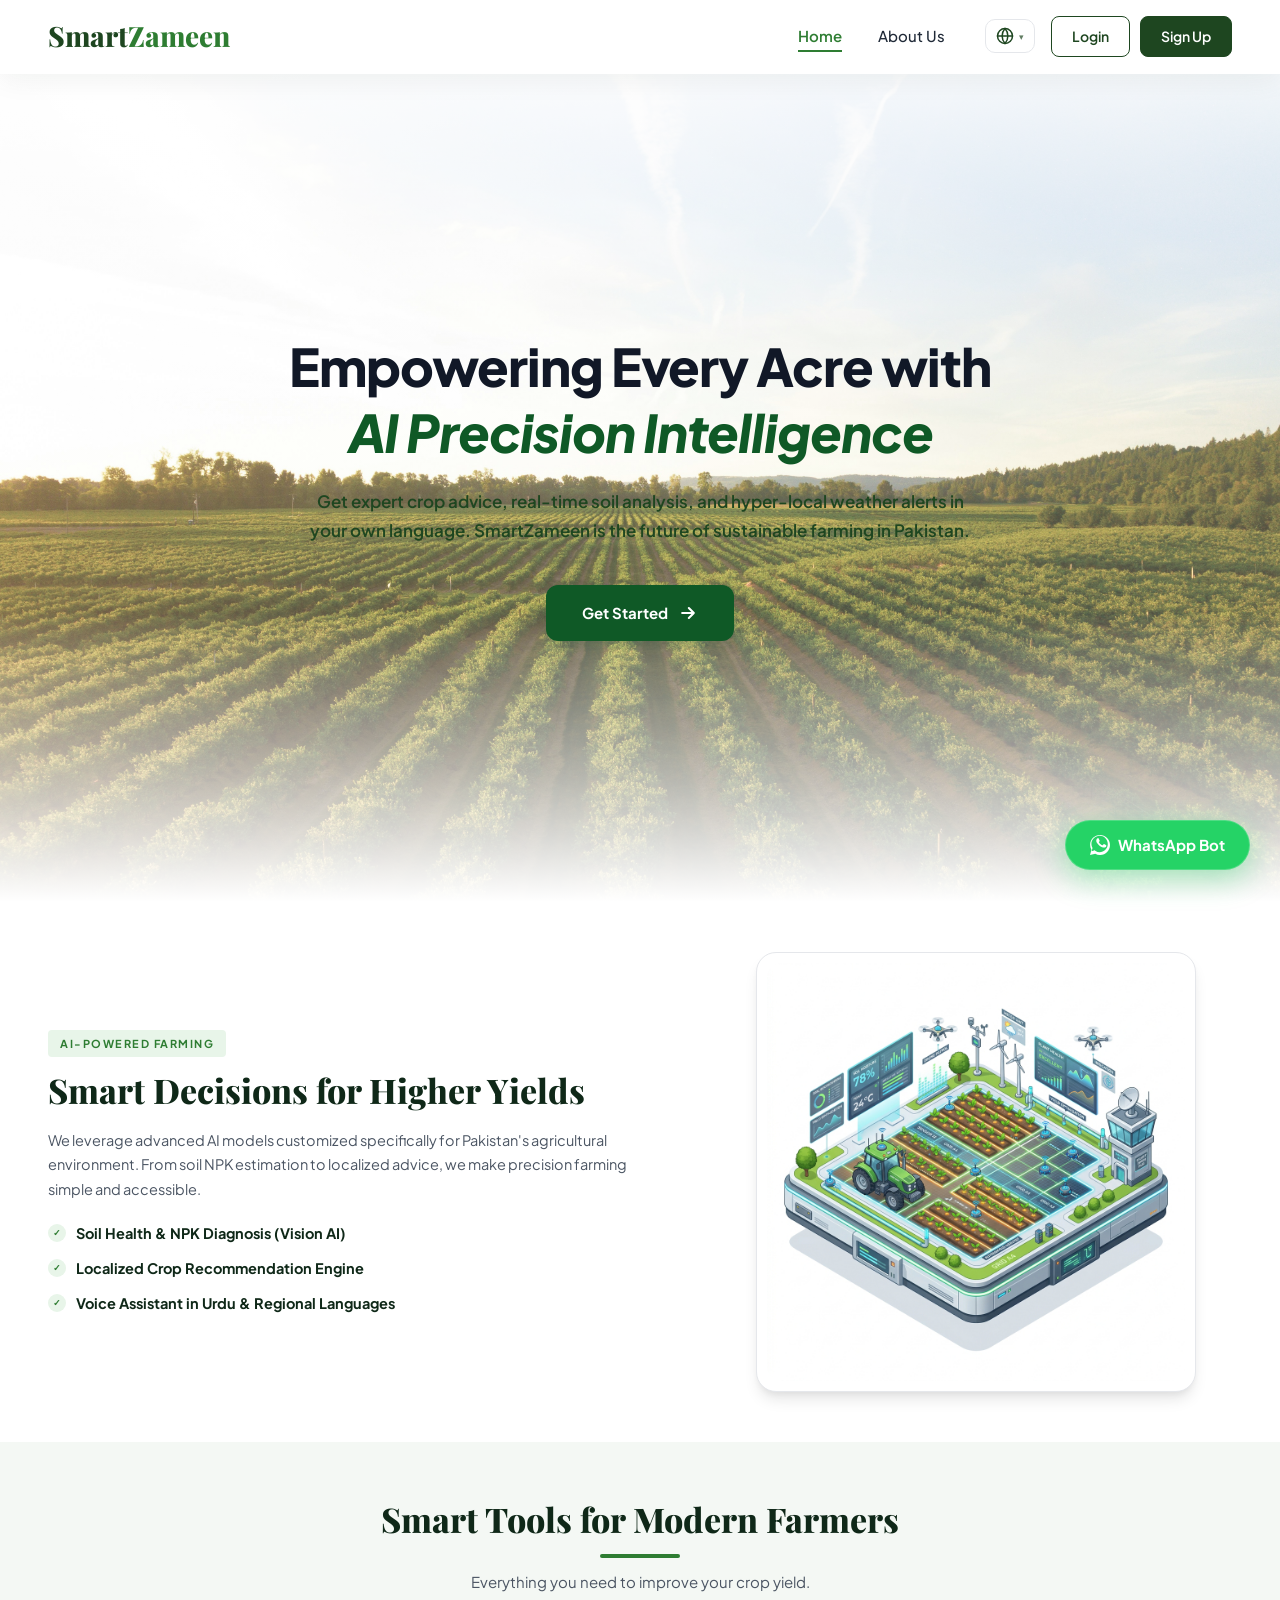
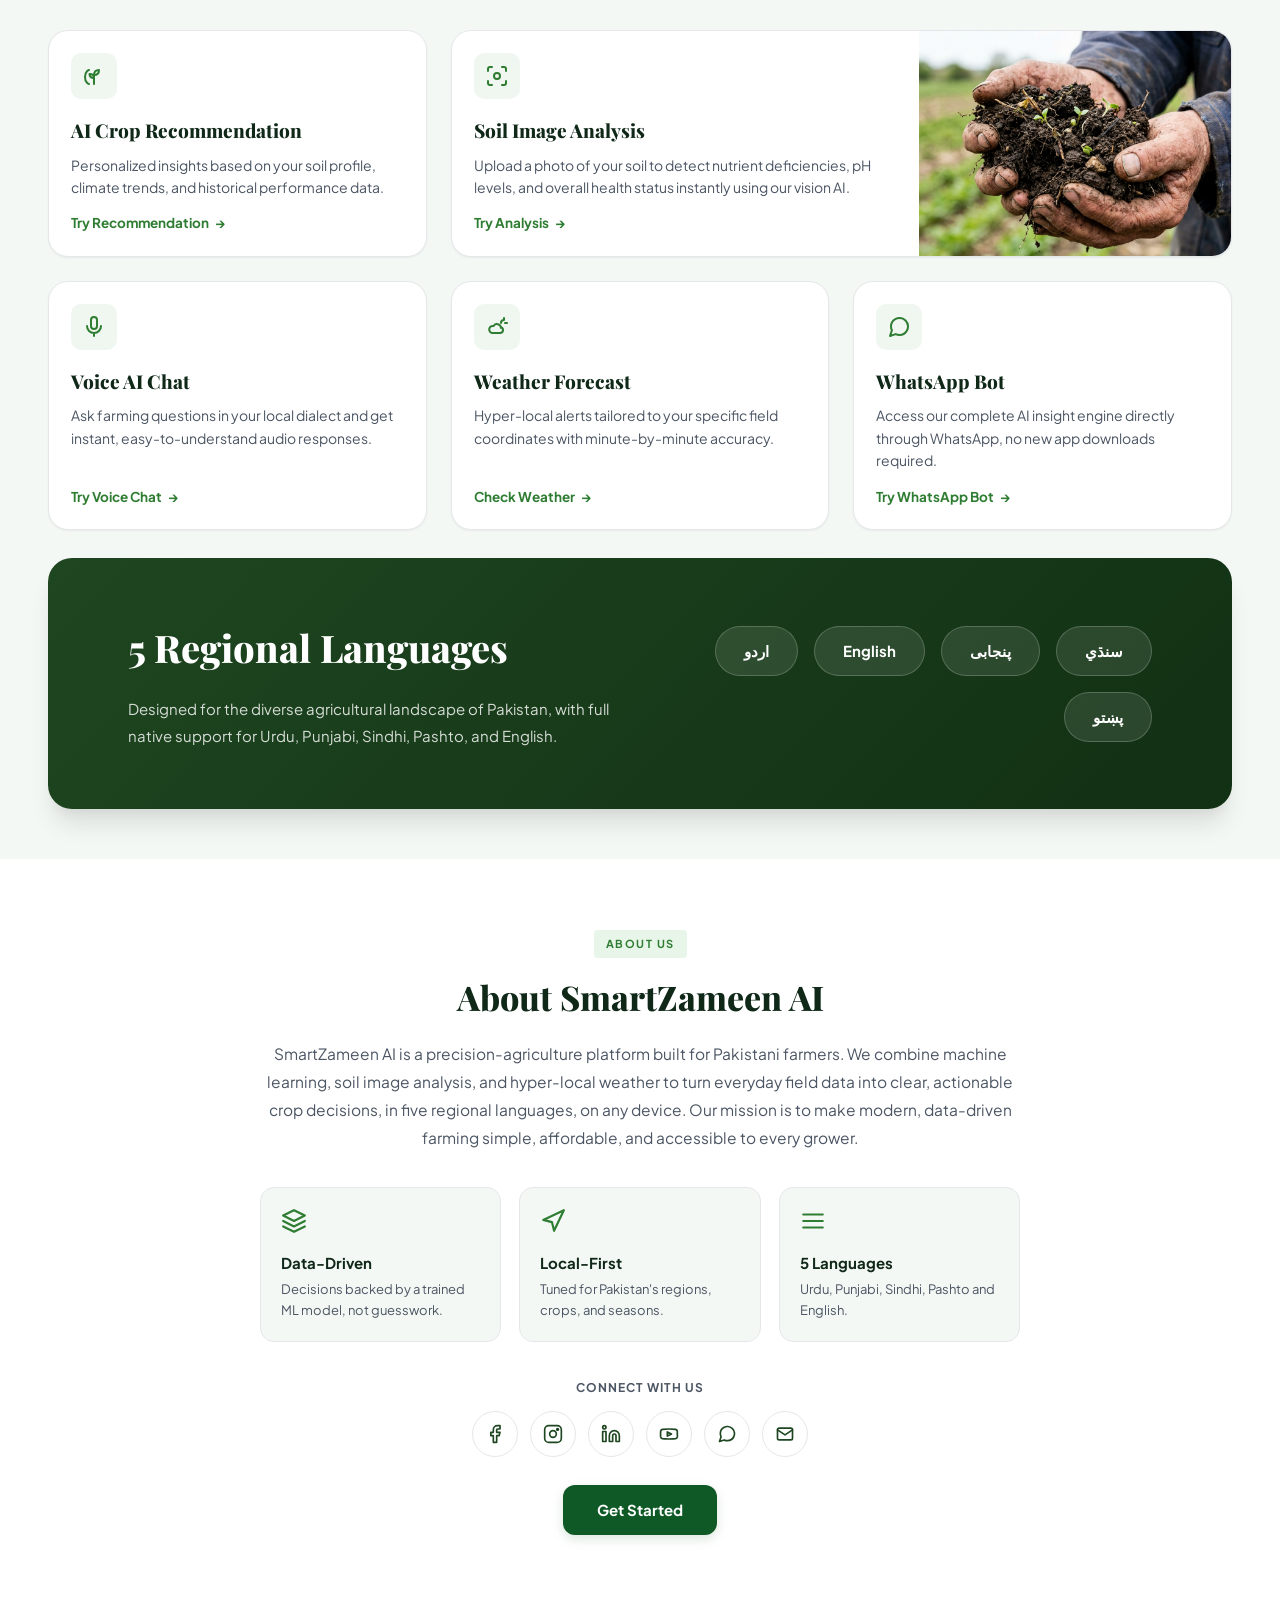
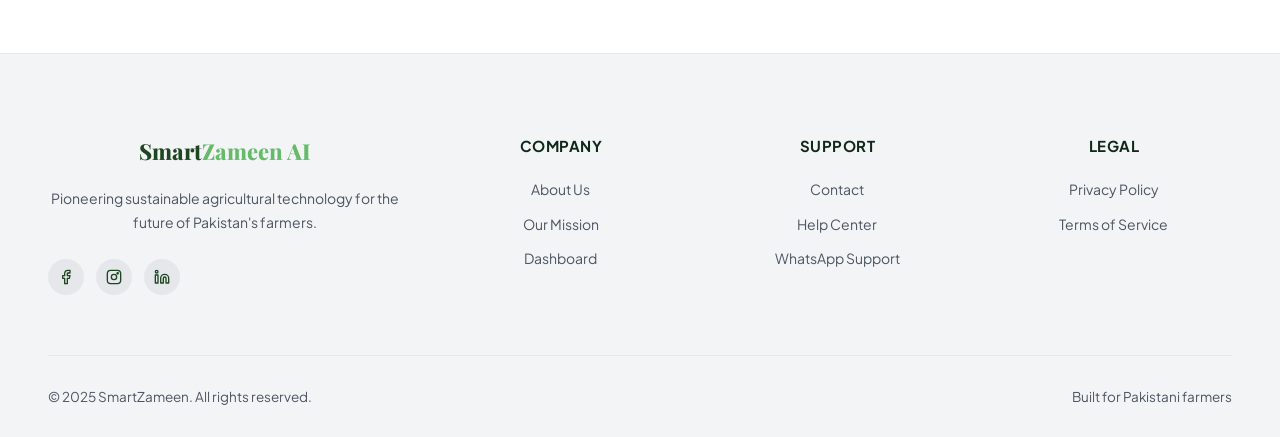
<file: frontend/index.html>
<!DOCTYPE html>
<html lang="en" dir="ltr">
<head>
  <meta charset="UTF-8">
  <meta name="viewport" content="width=device-width, initial-scale=1.0">
  <title>SmartZameen AI - Empowering Pakistani Farmers</title>
  <link href="https://fonts.googleapis.com/css2?family=Plus+Jakarta+Sans:wght@300;400;500;600;700;800&family=Noto+Nastaliq+Urdu:wght@400;700&family=Playfair+Display:wght@600;700;800&display=swap" rel="stylesheet">
  <link rel="icon" type="image/svg+xml" href="assets/favicon.svg">
  <link rel="stylesheet" href="css/theme.css">
  <script src="js/config.js"></script>
  <style>
    * { margin: 0; padding: 0; box-sizing: border-box; }

    :root {
      --primary: #1e4620;
      --primary-dark: #123014;
      --primary-light: #2d5a32;
      --accent: #2e7d32;
      --accent-light: #66bb6a;
      --warning: #f59e0b;
      --warning-hover: #d97706;
      --dark: #0f2818;
      --text: #1f2937;
      --text-light: #4b5563;
      --bg: #ffffff;
      --bg-light: #f4f8f4;
      --border: #e5e7eb;
      --shadow-sm: 0 1px 2px 0 rgba(0, 0, 0, 0.05);
      --shadow: 0 4px 6px -1px rgba(0, 0, 0, 0.1), 0 2px 4px -1px rgba(0, 0, 0, 0.06);
      --shadow-md: 0 10px 15px -3px rgba(0, 0, 0, 0.1), 0 4px 6px -2px rgba(0, 0, 0, 0.05);
      --shadow-lg: 0 20px 25px -5px rgba(0, 0, 0, 0.1), 0 10px 10px -5px rgba(0, 0, 0, 0.04);
      --transition: all 0.3s cubic-bezier(0.4, 0, 0.2, 1);
    }

    body {
      font-family: 'Plus Jakarta Sans', sans-serif;
      background: var(--bg);
      color: var(--text);
      line-height: 1.6;
      overflow-x: hidden;
    }

    [dir="rtl"] {
      font-family: 'Noto Nastaliq Urdu', 'Plus Jakarta Sans', sans-serif;
    }

    /* navbar, nav links, language menu, auth buttons & user pill are all
       provided by css/theme.css, no per-page duplication needed. */

    @keyframes slideDown {
      from { opacity: 0; transform: translateY(-5px); }
      to { opacity: 1; transform: translateY(0); }
    }

    .hero {
      position: relative;
      min-height: calc(100vh - 72px);
      background-image: linear-gradient(
        to bottom,
        rgba(255, 255, 255, 0.9) 0%,
        rgba(255, 255, 255, 0.25) 40%,
        rgba(255, 255, 255, 0.25) 65%,
        rgba(255, 255, 255, 1) 100%
      ), url('assets/images/landing_hero.jpg');
      background-size: cover;
      background-position: center;
      background-repeat: no-repeat;
      display: flex;
      flex-direction: column;
      justify-content: center;
      align-items: center;
      text-align: center;
      padding: 80px 24px;
    }

    .hero-container {
      max-width: 900px;
      animation: fadeInUp 0.8s ease-out;
      display: flex;
      flex-direction: column;
      align-items: center;
    }

    .hero-pill {
      display: inline-flex;
      align-items: center;
      gap: 8px;
      background: rgba(255, 255, 255, 0.9);
      border: 1px solid rgba(0, 0, 0, 0.08);
      color: #0c5e30;
      padding: 8px 20px;
      border-radius: 30px;
      font-size: 11px;
      font-weight: 800;
      text-transform: uppercase;
      letter-spacing: 1.5px;
      margin-bottom: 32px;
      box-shadow: 0 2px 8px rgba(0, 0, 0, 0.04);
    }

    .hero-container h1 {
      font-size: 52px;
      font-weight: 800;
      line-height: 1.2;
      color: #111827;
      margin-bottom: 24px;
      font-family: 'Plus Jakarta Sans', sans-serif;
      letter-spacing: -0.02em;
    }

    .hero-container h1 span.ai-intel {
      display: block;
      font-style: italic;
      color: #0f5926;
      font-weight: 800;
      margin-top: 4px;
    }

    .hero-container p {
      font-size: 17px;
      color: #1e4620;
      font-weight: 600;
      line-height: 1.7;
      margin-bottom: 40px;
      max-width: 680px;
      margin-left: auto;
      margin-right: auto;
    }

    .hero-buttons {
      display: flex;
      gap: 20px;
      justify-content: center;
      flex-wrap: wrap;
    }

    .btn-primary {
      background: #0f5926;
      color: #ffffff;
      border: none;
      padding: 16px 36px;
      border-radius: 12px;
      font-size: 15px;
      font-weight: 700;
      cursor: pointer;
      font-family: inherit;
      text-decoration: none;
      display: inline-flex;
      align-items: center;
      gap: 10px;
      transition: var(--transition);
      box-shadow: 0 4px 12px rgba(15, 89, 38, 0.15);
    }
    .btn-primary:hover {
      background: #0b451d;
      transform: translateY(-2px);
      box-shadow: 0 6px 20px rgba(15, 89, 38, 0.25);
    }

    .btn-secondary {
      background: #f9a825;
      color: #1f2937;
      border: none;
      padding: 16px 36px;
      border-radius: 12px;
      font-size: 15px;
      font-weight: 700;
      cursor: pointer;
      font-family: inherit;
      text-decoration: none;
      display: inline-flex;
      align-items: center;
      gap: 10px;
      transition: var(--transition);
      box-shadow: 0 4px 12px rgba(249, 168, 37, 0.15);
    }
    .btn-secondary:hover {
      background: #e69516;
      transform: translateY(-2px);
      box-shadow: 0 6px 20px rgba(249, 168, 37, 0.25);
    }

    @keyframes fadeInUp {
      from { opacity: 0; transform: translateY(20px); }
      to { opacity: 1; transform: translateY(0); }
    }

    .autonomy-section {
      padding: 50px 48px;
      background: var(--bg);
      max-width: 1280px;
      margin: 0 auto;
    }

    .autonomy-grid {
      display: grid;
      grid-template-columns: 1.1fr 0.9fr;
      gap: 48px;
      align-items: center;
    }

    .autonomy-content .section-tag {
      display: inline-block;
      font-size: 11px;
      font-weight: 700;
      color: var(--accent);
      background: #e8f5e9;
      padding: 5px 12px;
      border-radius: 4px;
      letter-spacing: 1.5px;
      text-transform: uppercase;
      margin-bottom: 12px;
    }

    .autonomy-content h2 {
      font-size: 34px;
      font-weight: 800;
      color: var(--dark);
      margin-bottom: 16px;
      font-family: 'Playfair Display', serif;
      line-height: 1.25;
    }

    .autonomy-content p {
      font-size: 14.5px;
      color: var(--text-light);
      line-height: 1.7;
      margin-bottom: 20px;
    }

    .autonomy-list {
      list-style: none;
      padding: 0;
      margin: 0;
      display: flex;
      flex-direction: column;
      gap: 12px;
    }

    .autonomy-list li {
      font-size: 14.5px;
      font-weight: 700;
      color: var(--dark);
      display: flex;
      align-items: center;
      gap: 10px;
    }

    .checkmark-icon {
      width: 18px;
      height: 18px;
      background: #e8f5e9;
      color: var(--accent);
      border-radius: 50%;
      display: flex;
      align-items: center;
      justify-content: center;
      font-size: 9px;
      font-weight: 800;
    }

    .autonomy-image {
      position: relative;
      display: flex;
      justify-content: center;
    }

    .autonomy-card {
      background: #ffffff;
      border-radius: 20px;
      box-shadow: var(--shadow-md);
      padding: 10px;
      border: 1px solid var(--border);
      transition: var(--transition);
      max-width: 440px;
      width: 100%;
    }
    .autonomy-card:hover {
      transform: translateY(-5px);
      box-shadow: 0 30px 50px rgba(0, 0, 0, 0.15);
    }
    .autonomy-card img { width: 100%; border-radius: 16px; display: block; }

    .tools-section { padding: 50px 48px; background: var(--bg-light); }
    .tools-container { max-width: 1200px; margin: 0 auto; }

    .section-header { text-align: center; margin-bottom: 36px; }

    .section-header h2 {
      font-size: 34px;
      font-weight: 800;
      color: var(--dark);
      font-family: 'Playfair Display', serif;
      margin-bottom: 12px;
      position: relative;
      display: inline-block;
      padding-bottom: 12px;
    }

    .section-header h2::after {
      content: '';
      position: absolute;
      bottom: 0;
      left: 50%;
      transform: translateX(-50%);
      width: 80px;
      height: 4px;
      background: var(--accent);
      border-radius: 2px;
    }

    .tools-grid { display: grid; grid-template-columns: repeat(3, 1fr); gap: 24px; }

    .tool-card {
      background: #ffffff;
      border: 1px solid var(--border);
      border-radius: 20px;
      padding: 22px;
      box-shadow: var(--shadow-sm);
      transition: var(--transition);
      display: flex;
      flex-direction: column;
    }
    .tool-card:hover {
      border-color: var(--accent-light);
      box-shadow: var(--shadow-md);
      transform: translateY(-3px);
    }

    .tool-icon {
      width: 46px;
      height: 46px;
      background: #f0f7f0;
      color: var(--accent);
      border-radius: 10px;
      display: flex;
      align-items: center;
      justify-content: center;
      font-size: 22px;
      margin-bottom: 16px;
    }
    .tool-icon svg { width: 24px; height: 24px; }

    .tool-card h3 {
      font-size: 19px;
      font-weight: 800;
      color: var(--dark);
      margin-bottom: 8px;
      font-family: 'Playfair Display', serif;
    }

    .tool-card p { font-size: 14px; color: var(--text-light); line-height: 1.6; }

    .tool-card-split {
      grid-column: span 2;
      display: grid;
      grid-template-columns: 1.2fr 0.8fr;
      padding: 0;
      overflow: hidden;
      background: #ffffff;
    }

    .tool-split-content {
      padding: 22px;
      display: flex;
      flex-direction: column;
      justify-content: center;
    }

    .tool-split-img {
      background-image: url('assets/images/hands_soil.png');
      background-size: cover;
      background-position: center;
      min-height: 220px;
    }

    .try-link {
      margin-top: auto;
      padding-top: 14px;
      color: var(--accent);
      font-weight: 700;
      font-size: 13.5px;
      text-decoration: none;
      display: inline-flex;
      align-items: center;
      gap: 6px;
      transition: var(--transition);
    }
    .try-link:hover { color: var(--primary-light); gap: 10px; }

    .languages-section { padding: 80px 48px; background: var(--bg); }

    .languages-card {
      max-width: 1200px;
      margin: 0 auto;
      background: linear-gradient(135deg, var(--primary) 0%, var(--primary-dark) 100%);
      border-radius: 24px;
      padding: 60px 80px;
      color: #ffffff;
      display: grid;
      grid-template-columns: 1fr 1fr;
      gap: 60px;
      align-items: center;
      box-shadow: var(--shadow-lg);
    }

    .languages-left h2 {
      font-size: 38px;
      font-weight: 800;
      font-family: 'Playfair Display', serif;
      margin-bottom: 16px;
    }

    .languages-left p { font-size: 15px; color: rgba(255, 255, 255, 0.82); line-height: 1.8; }

    .languages-right { display: flex; flex-wrap: wrap; gap: 16px; justify-content: flex-end; }

    .lang-pill {
      font-size: 15px;
      font-weight: 700;
      color: #ffffff;
      background: rgba(255, 255, 255, 0.1);
      border: 1px solid rgba(255, 255, 255, 0.2);
      padding: 12px 28px;
      border-radius: 50px;
      cursor: default;
      transition: var(--transition);
    }
    .lang-pill:hover {
      background: rgba(255, 255, 255, 0.2);
      border-color: rgba(255, 255, 255, 0.35);
      transform: scale(1.05);
    }

    .cta-section {
      padding: 100px 48px;
      background-image: linear-gradient(rgba(0,0,0,0.65), rgba(0,0,0,0.65)), url('assets/images/landing_hero.jpg');
      background-size: cover;
      background-position: center;
      background-attachment: fixed;
      text-align: center;
      color: #ffffff;
    }

    .cta-container { max-width: 800px; margin: 0 auto; }

    .cta-container h2 {
      font-size: 40px;
      font-weight: 800;
      font-family: 'Playfair Display', serif;
      margin-bottom: 20px;
    }

    .cta-container p {
      font-size: 16px;
      color: rgba(255, 255, 255, 0.9);
      line-height: 1.8;
      margin-bottom: 40px;
    }

    .cta-buttons { display: flex; gap: 18px; justify-content: center; flex-wrap: wrap; }

    .btn-cta-green {
      background: #2e7d32;
      color: #ffffff;
      border: none;
      padding: 15px 36px;
      border-radius: 30px;
      font-size: 15px;
      font-weight: 700;
      text-decoration: none;
      transition: var(--transition);
      box-shadow: 0 4px 15px rgba(46, 125, 50, 0.3);
    }
    .btn-cta-green:hover { background: #388e3c; transform: translateY(-2px); }

    .btn-cta-outline {
      background: transparent;
      color: #ffffff;
      border: 2px solid #ffffff;
      padding: 13px 34px;
      border-radius: 30px;
      font-size: 15px;
      font-weight: 700;
      text-decoration: none;
      transition: var(--transition);
    }
    .btn-cta-outline:hover { background: #ffffff; color: var(--primary); }

    .about-section { padding: 70px 24px; background: var(--bg); }
    .about-inner { max-width: 760px; margin: 0 auto; text-align: center; }
    .about-inner .section-tag { display:inline-block; font-size:11px; font-weight:700; color:var(--accent); background:#e8f5e9; padding:5px 12px; border-radius:4px; letter-spacing:1.5px; text-transform:uppercase; margin-bottom:12px; }
    .about-inner h2 { font-size:clamp(28px,4vw,34px); font-weight:800; color:var(--dark); font-family:'Playfair Display',serif; margin-bottom:16px; }
    .about-inner > p { font-size:15.5px; color:var(--text-light); line-height:1.8; margin-bottom:36px; }
    .about-values { display:grid; grid-template-columns:repeat(3,1fr); gap:18px; margin-bottom:36px; text-align:left; }
    .about-value { background:var(--bg-light); border:1px solid var(--border); border-radius:14px; padding:20px; }
    .about-value svg { width:26px; height:26px; color:var(--accent); margin-bottom:10px; }
    .about-value h4 { font-size:15px; font-weight:700; color:var(--dark); margin-bottom:4px; }
    .about-value p { font-size:13px; color:var(--text-light); line-height:1.6; }
    .about-contact { margin-bottom:28px; }
    .about-contact > span { display:block; font-size:12px; font-weight:700; text-transform:uppercase; letter-spacing:1px; color:var(--text-light); margin-bottom:14px; }
    .about-socials { display:flex; justify-content:center; gap:12px; flex-wrap:wrap; }
    .social-icon { width:46px; height:46px; border-radius:50%; display:flex; align-items:center; justify-content:center; background:#fff; border:1px solid var(--border); color:var(--primary); transition:var(--transition); text-decoration:none; }
    .social-icon svg { width:20px; height:20px; }
    .social-icon:hover { background:var(--primary); color:#fff; border-color:var(--primary); transform:translateY(-3px); box-shadow:var(--shadow); }
    .about-cta { padding:13px 34px; font-size:15px; }
    @media (max-width:680px){ .about-values { grid-template-columns:1fr; } }

    .footer {
      background: #f3f4f6;
      color: var(--text-light);
      padding: 80px 48px 30px;
      border-top: 1px solid var(--border);
    }

    .footer-grid {
      max-width: 1200px;
      margin: 0 auto 60px;
      display: grid;
      grid-template-columns: 1.5fr 1fr 1fr 1fr;
      gap: 40px;
    }

    .footer-brand h3 {
      font-size: 22px;
      font-weight: 800;
      color: var(--primary);
      font-family: 'Playfair Display', serif;
      margin-bottom: 18px;
    }
    .footer-brand h3 span { color: var(--accent-light); }
    .footer-brand p { font-size: 14px; line-height: 1.7; margin-bottom: 24px; }

    .social-links { display: flex; gap: 12px; }

    .social-btn {
      width: 36px;
      height: 36px;
      background: #e5e7eb;
      color: var(--primary);
      border-radius: 50%;
      display: flex;
      align-items: center;
      justify-content: center;
      text-decoration: none;
      transition: var(--transition);
      font-size: 16px;
    }
    .social-btn:hover { background: var(--primary); color: #ffffff; transform: translateY(-2px); }

    .footer-col h4 {
      font-size: 15px;
      font-weight: 700;
      color: var(--dark);
      margin-bottom: 20px;
      text-transform: uppercase;
      letter-spacing: 0.5px;
    }

    .footer-col ul { list-style: none; padding: 0; margin: 0; display: flex; flex-direction: column; gap: 12px; }
    .footer-col ul a { font-size: 14px; color: var(--text-light); text-decoration: none; transition: var(--transition); }
    .footer-col ul a:hover { color: var(--accent); padding-left: 4px; }

    .footer-bottom {
      max-width: 1200px;
      margin: 0 auto;
      border-top: 1px solid var(--border);
      padding-top: 30px;
      display: flex;
      justify-content: space-between;
      align-items: center;
      font-size: 13.5px;
    }

    @media (max-width: 1024px) {
      .autonomy-grid { grid-template-columns: 1fr; gap: 40px; }
      .languages-card { grid-template-columns: 1fr; gap: 30px; padding: 40px; }
      .languages-right { justify-content: flex-start; }
      .footer-grid { grid-template-columns: 1fr 1fr; }
    }

    @media (max-width: 768px) {
      .hero-container { padding: 30px 24px; }
      .hero-container h1 { font-size: 32px; }
      .hero-container p { font-size: 15px; }
      .autonomy-section { padding: 60px 24px; }
      .autonomy-content h2 { font-size: 28px; }
      .tools-section { padding: 60px 24px; }
      .section-header h2 { font-size: 28px; }
      .tools-grid { grid-template-columns: 1fr; }
      .tool-card-split { grid-column: span 1; grid-template-columns: 1fr; }
      .tool-split-img { min-height: 200px; }
      .languages-section { padding: 40px 24px; }
      .cta-section { padding: 60px 24px; }
      .cta-container h2 { font-size: 28px; }
      .footer { padding: 60px 24px 20px; }
      .footer-grid { grid-template-columns: 1fr; gap: 30px; }
      .footer-bottom { flex-direction: column; gap: 12px; text-align: center; }
    }

    .whatsapp-float {
      position: fixed;
      bottom: 30px;
      right: 30px;
      background: #25d366;
      color: white;
      border-radius: 50px;
      padding: 12px 24px;
      font-size: 15px;
      font-weight: 700;
      display: flex;
      align-items: center;
      gap: 8px;
      text-decoration: none;
      box-shadow: 0 8px 30px rgba(37, 211, 102, 0.4);
      transition: all 0.3s cubic-bezier(0.4, 0, 0.2, 1);
      z-index: 9999;
      border: 1px solid rgba(255, 255, 255, 0.2);
    }
    .whatsapp-float:hover {
      background: #20ba5a;
      transform: translateY(-3px) scale(1.05);
      box-shadow: 0 12px 35px rgba(37, 211, 102, 0.5);
    }
    .whatsapp-float .whatsapp-icon-svg { width: 20px; height: 20px; }
  </style>
</head>
<body>

  <nav class="navbar">
    <a href="index.html" class="nav-logo">Smart<span id="app-name">Zameen</span></a>
    <div class="nav-center">
      <a href="index.html" id="t-home" class="on">Home</a>
      <a href="index.html#about" id="nav-about" class="nav-guest">About Us</a>
      <a href="dashboard.html" id="t-dash" class="nav-auth">Dashboard</a>
      <button class="lang-btn" id="langToggle">Languages</button>
      <div class="lang-menu" id="langMenu">
        <button class="lang-option on" onclick="setLang('en', this)">English</button>
        <button class="lang-option" onclick="setLang('ur', this)">اردو</button>
        <button class="lang-option" onclick="setLang('pa', this)">پنجابی</button>
        <button class="lang-option" onclick="setLang('sd', this)">سنڌي</button>
        <button class="lang-option" onclick="setLang('ps', this)">پښتو</button>
      </div>
    </div>
    <div class="nav-right">
      <div id="auth-buttons" style="display:flex;gap:10px;align-items:center;">
        <a href="login.html" class="btn-login" data-i18n="nav_login">Login</a>
        <a href="signup.html" class="btn-signup" data-i18n="nav_signup">Sign Up</a>
      </div>
      <div class="user-pill" id="user-pill">
        <svg width="16" height="16" viewBox="0 0 24 24" fill="none" stroke="currentColor" stroke-width="2" stroke-linecap="round" stroke-linejoin="round"><circle cx="12" cy="8" r="4"/><path d="M4 21v-1a6 6 0 0 1 12 0v1"/></svg>
        <span id="user-name-display">User</span>
        <span class="chevron" style="font-size:10px;color:#666">▼</span>
        <div class="user-dropdown">
          <a href="dashboard.html" data-i18n="dash">Dashboard</a>
          <a href="ai-agent.html" data-i18n="nav_advisor">Crop Advisor</a>
          <button class="logout-btn" onclick="logout()" data-i18n="logout">Logout</button>
        </div>
      </div>
    </div>
  </nav>

  <section class="hero">
    <div class="hero-container">
      <h1 id="hero-title">Empowering Every Acre with <span class="ai-intel">AI Precision Intelligence</span></h1>
      <p id="hero-desc">Get expert crop advice, real-time soil analysis, and hyper-local weather alerts in your own language. SmartZameen is the future of sustainable farming in Pakistan.</p>
      <div class="hero-buttons">
        <a href="login.html" class="btn-primary" id="get-started">
          <span id="btn-get-started" data-i18n="btn_get_started">Get Started</span>
          <svg xmlns="http://www.w3.org/2000/svg" width="20" height="20" viewBox="0 0 24 24" fill="none" stroke="currentColor" stroke-width="2.5" stroke-linecap="round" stroke-linejoin="round" style="flex-shrink:0;">
            <path d="M5 12h14M13 6l6 6-6 6"/>
          </svg>
        </a>
      </div>
    </div>
  </section>

  <section class="autonomy-section">
    <div class="autonomy-grid">
      <div class="autonomy-content">
        <span class="section-tag" data-i18n="auto_tag">AI-Powered Farming</span>
        <h2 data-i18n="auto_title">Smart Decisions for Higher Yields</h2>
        <p data-i18n="auto_desc">We leverage advanced AI models customized specifically for Pakistan's agricultural environment. From soil NPK estimation to localized advice, we make precision farming simple and accessible.</p>
        <ul class="autonomy-list">
          <li><span class="checkmark-icon">✓</span><span data-i18n="auto_li1">Soil Health & NPK Diagnosis (Vision AI)</span></li>
          <li><span class="checkmark-icon">✓</span><span data-i18n="auto_li2">Localized Crop Recommendation Engine</span></li>
          <li><span class="checkmark-icon">✓</span><span data-i18n="auto_li3">Voice Assistant in Urdu & Regional Languages</span></li>
        </ul>
      </div>
      <div class="autonomy-image">
        <div class="autonomy-card">
          <img src="assets/images/isometric_farm.png" alt="Smart Farm 3D Render">
        </div>
      </div>
    </div>
  </section>

  <section class="tools-section">
    <div class="tools-container">
      <div class="section-header">
        <h2 id="feat-title">Smart Tools for Modern Farmers</h2>
        <p id="feat-desc" style="color:var(--text-light);font-size:15px;max-width:560px;margin:0 auto;">Everything you need to improve your crop yield.</p>
      </div>
      <div class="tools-grid">
        <div class="tool-card">
          <div class="tool-icon"><svg viewBox="0 0 24 24" fill="none" stroke="currentColor" stroke-width="2" stroke-linecap="round" stroke-linejoin="round"><path d="M7 20s-4-1-4-7 4-7 4-7M12 20v-9"/><path d="M12 11c0-3 2-5 5-5 0 3-2 5-5 5zM12 14c0-2.5-2-4-4.5-4 0 2.5 2 4 4.5 4z"/></svg></div>
          <h3 data-i18n="tool_reco_title">AI Crop Recommendation</h3>
          <p data-i18n="tool_reco_desc">Personalized insights based on your soil profile, climate trends, and historical performance data.</p>
          <a href="crop-advisor.html" class="try-link"><span data-i18n="try_reco">Try Recommendation</span> &rarr;</a>
        </div>

        <div class="tool-card tool-card-split">
          <div class="tool-split-content">
            <div class="tool-icon"><svg viewBox="0 0 24 24" fill="none" stroke="currentColor" stroke-width="2" stroke-linecap="round" stroke-linejoin="round"><circle cx="12" cy="12" r="3"/><path d="M3 7V5a2 2 0 0 1 2-2h2M17 3h2a2 2 0 0 1 2 2v2M21 17v2a2 2 0 0 1-2 2h-2M7 21H5a2 2 0 0 1-2-2v-2"/></svg></div>
            <h3 data-i18n="tool_soil_title">Soil Image Analysis</h3>
            <p data-i18n="tool_soil_desc">Upload a photo of your soil to detect nutrient deficiencies, pH levels, and overall health status instantly using our vision AI.</p>
            <a href="ai-agent.html" class="try-link"><span data-i18n="try_analysis">Try Analysis</span> &rarr;</a>
          </div>
          <div class="tool-split-img"></div>
        </div>

        <div class="tool-card">
          <div class="tool-icon"><svg viewBox="0 0 24 24" fill="none" stroke="currentColor" stroke-width="2" stroke-linecap="round" stroke-linejoin="round"><path d="M12 2a3 3 0 0 0-3 3v6a3 3 0 0 0 6 0V5a3 3 0 0 0-3-3z"/><path d="M19 11a7 7 0 0 1-14 0M12 18v3"/></svg></div>
          <h3 data-i18n="tool_voice_title">Voice AI Chat</h3>
          <p data-i18n="tool_voice_desc">Ask farming questions in your local dialect and get instant, easy-to-understand audio responses.</p>
          <a href="ai-agent.html" class="try-link"><span data-i18n="try_voice">Try Voice Chat</span> &rarr;</a>
        </div>

        <div class="tool-card">
          <div class="tool-icon"><svg viewBox="0 0 24 24" fill="none" stroke="currentColor" stroke-width="2" stroke-linecap="round" stroke-linejoin="round"><path d="M16 13a4 4 0 0 0-7.4-2A3.5 3.5 0 1 0 7 18h8a3 3 0 0 0 1-5.83"/><path d="M16 8a3 3 0 0 1 3-3M19 5V3M22 8h-2"/></svg></div>
          <h3 data-i18n="tool_weather_title">Weather Forecast</h3>
          <p data-i18n="tool_weather_desc">Hyper-local alerts tailored to your specific field coordinates with minute-by-minute accuracy.</p>
          <a href="weather.html" class="try-link"><span data-i18n="try_weather">Check Weather</span> &rarr;</a>
        </div>

        <div class="tool-card">
          <div class="tool-icon"><svg viewBox="0 0 24 24" fill="none" stroke="currentColor" stroke-width="2" stroke-linecap="round" stroke-linejoin="round"><path d="M21 11.5a8.38 8.38 0 0 1-.9 3.8 8.5 8.5 0 0 1-7.6 4.7 8.38 8.38 0 0 1-3.8-.9L3 21l1.9-5.7a8.38 8.38 0 0 1-.9-3.8 8.5 8.5 0 0 1 4.7-7.6 8.38 8.38 0 0 1 3.8-.9h.5a8.48 8.48 0 0 1 8 8v.5z"/></svg></div>
          <h3 data-i18n="tool_wa_title">WhatsApp Bot</h3>
          <p data-i18n="tool_wa_desc">Access our complete AI insight engine directly through WhatsApp, no new app downloads required.</p>
          <a href="https://wa.me/14155238886?text=hello" target="_blank" class="try-link" style="margin-top:auto;"><span data-i18n="try_wa">Try WhatsApp Bot</span> &rarr;</a>
        </div>
      </div>

      <div class="languages-card" style="margin-top:28px;">
        <div class="languages-left">
          <h2 data-i18n="lang_card_title">5 Regional Languages</h2>
          <p data-i18n="lang_card_desc">Designed for the diverse agricultural landscape of Pakistan, with full native support for Urdu, Punjabi, Sindhi, Pashto, and English.</p>
        </div>
        <div class="languages-right">
          <span class="lang-pill">اردو</span>
          <span class="lang-pill">English</span>
          <span class="lang-pill">پنجابی</span>
          <span class="lang-pill">سنڌي</span>
          <span class="lang-pill">پښتو</span>
        </div>
      </div>
    </div>
  </section>

  <section class="about-section" id="about">
    <div class="about-inner">
      <span class="section-tag" data-i18n="nav_about">About Us</span>
      <h2 data-i18n="about_title">About SmartZameen AI</h2>
      <p data-i18n="about_desc">SmartZameen AI is a precision-agriculture platform built for Pakistani farmers. We combine machine learning, soil image analysis, and hyper-local weather to turn everyday field data into clear, actionable crop decisions, in five regional languages, on any device. Our mission is to make modern, data-driven farming simple, affordable, and accessible to every grower.</p>

      <div class="about-values">
        <div class="about-value">
          <svg viewBox="0 0 24 24" fill="none" stroke="currentColor" stroke-width="2" stroke-linecap="round" stroke-linejoin="round"><path d="M12 2 2 7l10 5 10-5-10-5zM2 17l10 5 10-5M2 12l10 5 10-5"/></svg>
          <h4 data-i18n="about_v1_t">Data-Driven</h4><p data-i18n="about_v1_d">Decisions backed by a trained ML model, not guesswork.</p>
        </div>
        <div class="about-value">
          <svg viewBox="0 0 24 24" fill="none" stroke="currentColor" stroke-width="2" stroke-linecap="round" stroke-linejoin="round"><path d="M3 11l19-9-9 19-2-8-8-2z"/></svg>
          <h4 data-i18n="about_v2_t">Local-First</h4><p data-i18n="about_v2_d">Tuned for Pakistan's regions, crops, and seasons.</p>
        </div>
        <div class="about-value">
          <svg viewBox="0 0 24 24" fill="none" stroke="currentColor" stroke-width="2" stroke-linecap="round" stroke-linejoin="round"><path d="M3 12h18M3 6h18M3 18h18"/></svg>
          <h4 data-i18n="about_v3_t">5 Languages</h4><p data-i18n="about_v3_d">Urdu, Punjabi, Sindhi, Pashto and English.</p>
        </div>
      </div>

      <div class="about-contact">
        <span data-i18n="about_connect">Connect with us</span>
        <div class="about-socials">
          <a href="https://facebook.com" target="_blank" aria-label="Facebook" class="social-icon"><svg viewBox="0 0 24 24" fill="none" stroke="currentColor" stroke-width="2" stroke-linecap="round" stroke-linejoin="round"><path d="M18 2h-3a5 5 0 0 0-5 5v3H7v4h3v8h4v-8h3l1-4h-4V7a1 1 0 0 1 1-1h3z"/></svg></a>
          <a href="https://instagram.com" target="_blank" aria-label="Instagram" class="social-icon"><svg viewBox="0 0 24 24" fill="none" stroke="currentColor" stroke-width="2" stroke-linecap="round" stroke-linejoin="round"><rect x="2" y="2" width="20" height="20" rx="5"/><circle cx="12" cy="12" r="4"/><circle cx="17.5" cy="6.5" r="1"/></svg></a>
          <a href="https://linkedin.com" target="_blank" aria-label="LinkedIn" class="social-icon"><svg viewBox="0 0 24 24" fill="none" stroke="currentColor" stroke-width="2" stroke-linecap="round" stroke-linejoin="round"><path d="M16 8a6 6 0 0 1 6 6v7h-4v-7a2 2 0 0 0-4 0v7h-4v-7a6 6 0 0 1 6-6z"/><rect x="2" y="9" width="4" height="12"/><circle cx="4" cy="4" r="2"/></svg></a>
          <a href="https://youtube.com" target="_blank" aria-label="YouTube" class="social-icon"><svg viewBox="0 0 24 24" fill="none" stroke="currentColor" stroke-width="2" stroke-linecap="round" stroke-linejoin="round"><path d="M22 8.5a3 3 0 0 0-2.1-2.1C18 6 12 6 12 6s-6 0-7.9.4A3 3 0 0 0 2 8.5 31 31 0 0 0 1.9 12 31 31 0 0 0 2 15.5a3 3 0 0 0 2.1 2.1C6 18 12 18 12 18s6 0 7.9-.4a3 3 0 0 0 2.1-2.1A31 31 0 0 0 22 12a31 31 0 0 0-.1-3.5z"/><path d="M10 9.5l5 2.5-5 2.5z"/></svg></a>
          <a href="https://wa.me/14155238886" target="_blank" aria-label="WhatsApp" class="social-icon"><svg viewBox="0 0 24 24" fill="none" stroke="currentColor" stroke-width="2" stroke-linecap="round" stroke-linejoin="round"><path d="M21 11.5a8.38 8.38 0 0 1-.9 3.8 8.5 8.5 0 0 1-7.6 4.7 8.38 8.38 0 0 1-3.8-.9L3 21l1.9-5.7a8.38 8.38 0 0 1-.9-3.8 8.5 8.5 0 0 1 4.7-7.6 8.38 8.38 0 0 1 3.8-.9h.5a8.48 8.48 0 0 1 8 8v.5z"/></svg></a>
          <a href="mailto:hello@smartzameen.ai" aria-label="Email" class="social-icon"><svg viewBox="0 0 24 24" fill="none" stroke="currentColor" stroke-width="2" stroke-linecap="round" stroke-linejoin="round"><rect x="3" y="5" width="18" height="14" rx="2"/><path d="m3 7 9 6 9-6"/></svg></a>
        </div>
      </div>

      <a href="login.html" class="btn btn-primary about-cta" id="about-cta" data-i18n="btn_get_started">Get Started</a>
    </div>
  </section>

  <footer class="footer">
    <div class="footer-grid">
      <div class="footer-brand">
        <h3>Smart<span>Zameen AI</span></h3>
        <p data-i18n="footer_brand_desc">Pioneering sustainable agricultural technology for the future of Pakistan's farmers.</p>
        <div class="social-links">
          <a href="https://facebook.com" target="_blank" aria-label="Facebook" class="social-btn"><svg width="16" height="16" viewBox="0 0 24 24" fill="none" stroke="currentColor" stroke-width="2" stroke-linecap="round" stroke-linejoin="round"><path d="M18 2h-3a5 5 0 0 0-5 5v3H7v4h3v8h4v-8h3l1-4h-4V7a1 1 0 0 1 1-1h3z"/></svg></a>
          <a href="https://instagram.com" target="_blank" aria-label="Instagram" class="social-btn"><svg width="16" height="16" viewBox="0 0 24 24" fill="none" stroke="currentColor" stroke-width="2" stroke-linecap="round" stroke-linejoin="round"><rect x="2" y="2" width="20" height="20" rx="5"/><circle cx="12" cy="12" r="4"/><circle cx="17.5" cy="6.5" r="1"/></svg></a>
          <a href="https://linkedin.com" target="_blank" aria-label="LinkedIn" class="social-btn"><svg width="16" height="16" viewBox="0 0 24 24" fill="none" stroke="currentColor" stroke-width="2" stroke-linecap="round" stroke-linejoin="round"><path d="M16 8a6 6 0 0 1 6 6v7h-4v-7a2 2 0 0 0-4 0v7h-4v-7a6 6 0 0 1 6-6z"/><rect x="2" y="9" width="4" height="12"/><circle cx="4" cy="4" r="2"/></svg></a>
        </div>
      </div>
      <div class="footer-col">
        <h4 data-i18n="footer_company">Company</h4>
        <ul>
          <li><a href="#about" data-i18n="nav_about">About Us</a></li>
          <li><a href="#about" data-i18n="footer_mission">Our Mission</a></li>
          <li><a href="dashboard.html" data-i18n="dash">Dashboard</a></li>
        </ul>
      </div>
      <div class="footer-col">
        <h4 data-i18n="footer_support">Support</h4>
        <ul>
          <li><a href="#" data-i18n="footer_contact">Contact</a></li>
          <li><a href="#" data-i18n="footer_help">Help Center</a></li>
          <li><a href="#" data-i18n="footer_wa_support">WhatsApp Support</a></li>
        </ul>
      </div>
      <div class="footer-col">
        <h4 data-i18n="footer_legal">Legal</h4>
        <ul>
          <li><a href="#" data-i18n="footer_privacy">Privacy Policy</a></li>
          <li><a href="#" data-i18n="footer_terms">Terms of Service</a></li>
        </ul>
      </div>
    </div>
    <div class="footer-bottom">
      <div id="footer-copy">© 2026 SmartZameen AI. All rights reserved.</div>
      <div id="footer-info" data-i18n="footer_info">Built for Pakistani farmers</div>
    </div>
  </footer>

  <script>
    // Language switcher toggle is wired centrally in js/lang.js (delegated).

    // Get Started → dashboard if logged in, else login/signup screen
    (function () {
      const loggedIn = localStorage.getItem('sz_loggedIn') === 'true';
      const target = loggedIn ? 'dashboard.html' : 'login.html';
      ['get-started', 'about-cta'].forEach(id => {
        const el = document.getElementById(id);
        if (el) el.href = target;
      });
    })();

    const currentPage = window.location.pathname.split('/').pop() || 'index.html';
    document.querySelectorAll('.nav-center a').forEach(link => {
      link.classList.remove('on');
      if (link.getAttribute('href') === currentPage) link.classList.add('on');
    });
  </script>

  <script src="js/lang.js"></script>
  <script src="js/main.js"></script>

  <a href="https://wa.me/14155238886?text=hello" target="_blank" class="whatsapp-float" title="Chat with WhatsApp AI Bot">
    <svg xmlns="http://www.w3.org/2000/svg" width="20" height="20" viewBox="0 0 24 24" fill="currentColor" class="whatsapp-icon-svg" style="flex-shrink:0;">
      <path d="M.057 24l1.687-6.163c-1.041-1.804-1.588-3.849-1.587-5.946C.06 5.348 5.397.01 12.008.01c3.202.001 6.212 1.246 8.477 3.513 2.266 2.268 3.507 5.28 3.505 8.484-.004 6.657-5.34 11.997-11.953 11.997-2.005-.001-3.973-.502-5.717-1.458L0 24zm6.59-4.846c1.6.95 3.188 1.449 4.825 1.451 5.436 0 9.86-4.42 9.864-9.858.002-2.634-1.01-5.11-2.85-6.953C16.646 1.952 14.177.95 11.545.95 6.11.95 1.687 5.37 1.683 10.81c-.001 1.73.454 3.42 1.316 4.925l-.994 3.635 3.72-.975zm12.353-7.25c-.297-.149-1.758-.867-2.03-.967-.273-.099-.471-.148-.67.15-.197.297-.767.966-.94 1.164-.173.199-.347.223-.644.075-.297-.15-1.255-.463-2.39-1.475-.883-.788-1.48-1.761-1.653-2.059-.173-.297-.018-.458.13-.606.134-.133.298-.347.446-.52.149-.174.198-.298.298-.497.099-.198.05-.371-.025-.52-.075-.149-.669-1.612-.916-2.207-.242-.579-.487-.5-.669-.51-.173-.008-.371-.01-.57-.01-.198 0-.52.074-.792.372-.272.297-1.04 1.016-1.04 2.479 0 1.462 1.065 2.875 1.213 3.074.149.198 2.096 3.2 5.077 4.487.709.306 1.262.489 1.694.625.712.227 1.36.195 1.871.118.571-.085 1.758-.719 2.006-1.413.248-.694.248-1.289.173-1.413-.074-.124-.272-.198-.57-.347z"/>
    </svg>
    <span class="whatsapp-text" data-i18n="wa_bot">WhatsApp Bot</span>
  </a>

</body>
</html>
</file>
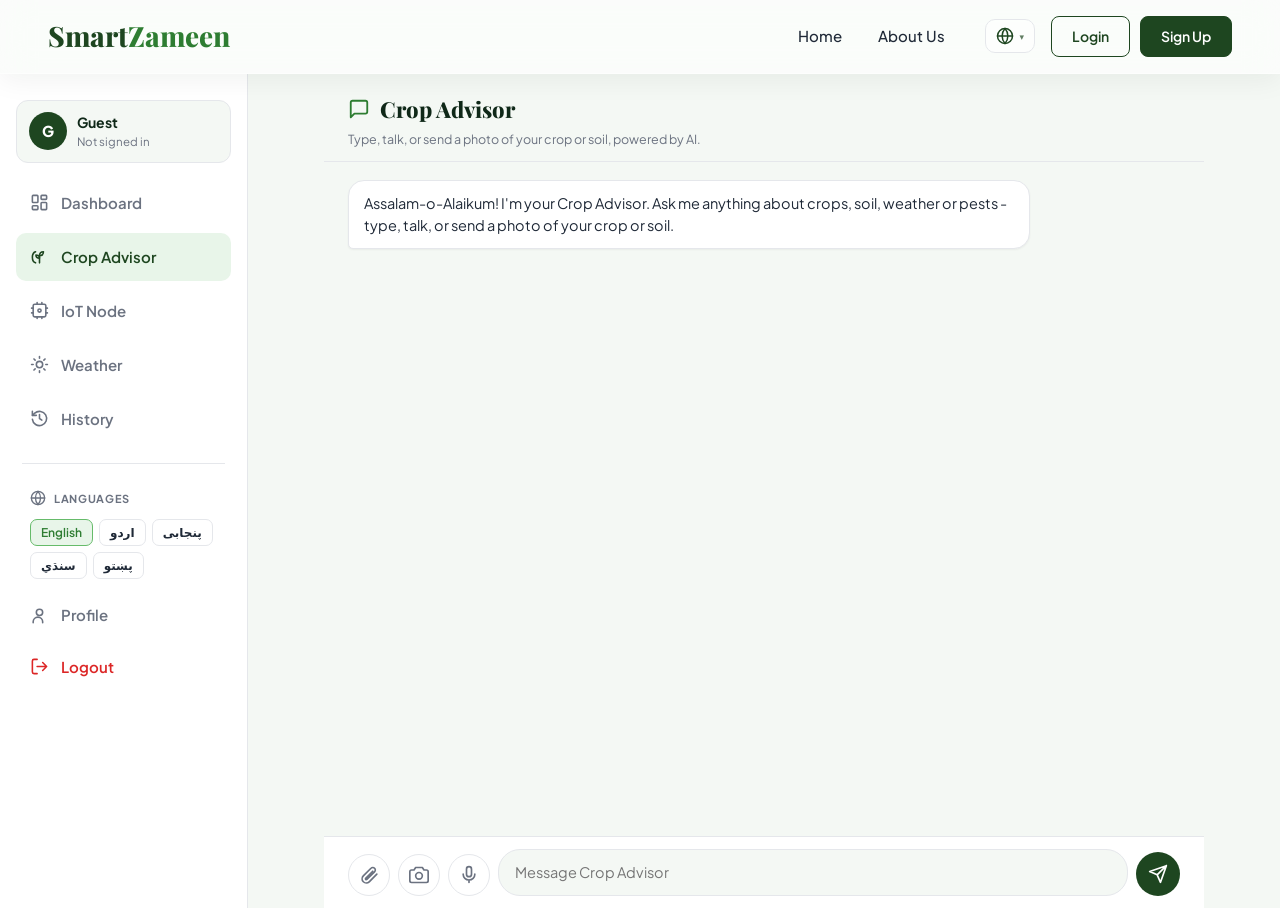
<file: frontend/ai-agent.html>
<!DOCTYPE html>
<html lang="en" dir="ltr">
<head>
  <meta charset="UTF-8">
  <meta name="viewport" content="width=device-width, initial-scale=1.0">
  <title>Crop Advisor - SmartZameen AI</title>
  <link rel="icon" type="image/svg+xml" href="assets/favicon.svg">
  <link rel="stylesheet" href="css/theme.css">
  <script src="js/config.js"></script>
  <style>
    .chat-wrap { display:flex; flex-direction:column; height:calc(100vh - 66px); max-width:880px; margin:0 auto; }
    .chat-head { display:flex; align-items:center; justify-content:space-between; gap:12px; padding:18px clamp(14px,3vw,24px) 12px; border-bottom:1px solid var(--border); }
    .chat-head h1 { font-family:var(--font-serif); font-size:22px; font-weight:800; color:var(--dark); display:flex; align-items:center; gap:10px; }
    .chat-head h1 svg { width:22px; height:22px; color:var(--accent); }
    .chat-head p { font-size:12.5px; color:var(--text-light); margin-top:2px; }
    .chat-tts { display:inline-flex; align-items:center; gap:7px; font:600 12.5px var(--font-sans); cursor:pointer; border:1px solid var(--border); background:#fff; color:var(--text-light); padding:7px 12px; border-radius:20px; }
    .chat-tts svg { width:15px; height:15px; }
    .chat-tts.on { background:var(--accent-soft); color:var(--accent); border-color:var(--accent-light); }

    .chat-log { flex:1; overflow-y:auto; padding:18px clamp(14px,3vw,24px); display:flex; flex-direction:column; gap:14px; background:var(--bg-light); }
    .chat-msg { display:flex; }
    .chat-msg.user { justify-content:flex-end; }
    .chat-msg.assistant { justify-content:flex-start; }
    .chat-bubble { max-width:82%; padding:11px 15px; border-radius:16px; font-size:14.5px; line-height:1.55; box-shadow:var(--shadow-sm); }
    .chat-msg.user .chat-bubble { background:var(--primary); color:#fff; border-bottom-right-radius:5px; }
    .chat-msg.assistant .chat-bubble { background:#fff; color:var(--text); border:1px solid var(--border); border-bottom-left-radius:5px; }
    .chat-img { display:block; max-width:240px; max-height:240px; border-radius:10px; margin-bottom:6px; }
    .chat-file { font-size:13px; opacity:.9; margin-bottom:4px; }
    .chat-text { white-space:pre-wrap; word-break:break-word; }
    .chat-dots { display:flex; gap:5px; padding:3px 0; }
    .chat-dots span { width:7px; height:7px; border-radius:50%; background:var(--accent-light); animation:cdot 1.2s infinite; }
    .chat-dots span:nth-child(2){animation-delay:.2s} .chat-dots span:nth-child(3){animation-delay:.4s}
    @keyframes cdot { 0%,80%,100%{transform:scale(.6);opacity:.5} 40%{transform:scale(1);opacity:1} }

    .chat-attach-preview { display:none; align-items:center; gap:10px; padding:8px clamp(14px,3vw,24px); background:#fff; border-top:1px solid var(--border); font-size:13px; color:var(--text); }
    .chat-attach-thumb { width:42px; height:42px; object-fit:cover; border-radius:8px; }
    .chat-attach-file { display:flex; align-items:center; gap:6px; }
    .chat-attach-x { margin-left:auto; background:var(--bg-light); border:1px solid var(--border); border-radius:50%; width:26px; height:26px; cursor:pointer; color:var(--text-light); }

    .chat-input-bar { display:flex; align-items:flex-end; gap:8px; padding:12px clamp(14px,3vw,24px); border-top:1px solid var(--border); background:#fff; }
    .chat-icon-btn { flex:none; width:42px; height:42px; border-radius:50%; border:1px solid var(--border); background:#fff; color:var(--text-light); cursor:pointer; display:grid; place-items:center; transition:var(--transition); }
    .chat-icon-btn:hover { color:var(--accent); border-color:var(--accent-light); background:var(--accent-soft); }
    .chat-icon-btn svg { width:20px; height:20px; }
    .chat-icon-btn.on { background:#dc2626; color:#fff; border-color:#dc2626; animation:micPulse 1.2s infinite; }
    @keyframes micPulse { 0%,100%{box-shadow:0 0 0 0 rgba(220,38,38,.4)} 50%{box-shadow:0 0 0 10px rgba(220,38,38,0)} }
    #chat-input { flex:1; resize:none; border:1px solid var(--border); border-radius:22px; padding:11px 16px; font:inherit; font-size:14.5px; outline:none; max-height:140px; background:var(--bg-light); }
    #chat-input:focus { border-color:var(--accent); background:#fff; }
    .chat-send { flex:none; width:44px; height:44px; border-radius:50%; border:none; background:var(--primary); color:#fff; cursor:pointer; display:grid; place-items:center; transition:var(--transition); }
    .chat-send:hover { background:var(--primary-light); }
    .chat-send:disabled { opacity:.5; cursor:default; }
    .chat-send svg { width:20px; height:20px; }

    /* camera modal */
    .cam-modal { position:fixed; inset:0; background:rgba(0,0,0,.8); z-index:500; display:none; align-items:center; justify-content:center; flex-direction:column; gap:16px; padding:20px; }
    .cam-modal.open { display:flex; }
    .cam-modal video { width:100%; max-width:520px; border-radius:14px; background:#000; }
    .cam-actions { display:flex; gap:12px; }
    .cam-actions button { padding:12px 24px; border-radius:30px; border:none; font:700 14px var(--font-sans); cursor:pointer; }
    #cam-capture { background:var(--accent); color:#fff; }
    #cam-close { background:#fff; color:var(--text); }

    @media (max-width:900px){ .chat-wrap { height:calc(100vh - 60px); } .chat-bubble { max-width:88%; } }
  </style>
</head>
<body data-app="advisor">
  <nav class="navbar">
    <a href="index.html" class="nav-logo">Smart<span id="app-name">Zameen</span></a>
    <div class="nav-center">
      <a href="index.html" id="t-home">Home</a>
      <a href="index.html#about" id="nav-about" class="nav-guest">About Us</a>
      <a href="dashboard.html" id="t-dash" class="nav-auth on">Dashboard</a>
      <button class="lang-btn" id="langToggle">Languages</button>
      <div class="lang-menu" id="langMenu">
        <button class="lang-option on" onclick="setLang('en', this)">English</button>
        <button class="lang-option" onclick="setLang('ur', this)">اردو</button>
        <button class="lang-option" onclick="setLang('pa', this)">پنجابی</button>
        <button class="lang-option" onclick="setLang('sd', this)">سنڌي</button>
        <button class="lang-option" onclick="setLang('ps', this)">پښتو</button>
      </div>
    </div>
    <div class="nav-right">
      <div id="auth-buttons" style="display:flex;gap:10px;align-items:center;">
        <a href="login.html" class="btn-login" data-i18n="nav_login">Login</a>
        <a href="signup.html" class="btn-signup" data-i18n="nav_signup">Sign Up</a>
      </div>
      <div class="user-pill" id="user-pill">
        <span id="user-name-display">User</span>
        <div class="user-dropdown">
          <a href="dashboard.html" data-i18n="dash">Dashboard</a>
          <a href="ai-agent.html" data-i18n="nav_advisor">Crop Advisor</a>
          <button class="logout-btn" onclick="logout()" data-i18n="logout">Logout</button>
        </div>
      </div>
    </div>
  </nav>

  <div class="app-layout">
    <aside class="app-sidebar" id="sz-sidebar"></aside>
    <main class="app-main">
      <div class="chat-wrap">
        <div class="chat-head">
          <div>
            <h1>
              <svg viewBox="0 0 24 24" fill="none" stroke="currentColor" stroke-width="2" stroke-linecap="round" stroke-linejoin="round"><path d="M21 15a2 2 0 0 1-2 2H7l-4 4V5a2 2 0 0 1 2-2h14a2 2 0 0 1 2 2z"/></svg>
              <span data-i18n="advisor_h1">Crop Advisor</span>
            </h1>
            <p data-i18n="advisor_sub">Type, talk, or send a photo of your crop or soil, powered by AI.</p>
          </div>
        </div>

        <div class="chat-log" id="chat-log"></div>

        <div class="chat-attach-preview" id="chat-attach-preview"></div>

        <div class="chat-input-bar">
          <button class="chat-icon-btn" id="chat-attach" title="Attach image or file">
            <svg viewBox="0 0 24 24" fill="none" stroke="currentColor" stroke-width="2" stroke-linecap="round" stroke-linejoin="round"><path d="M21.4 11.05 12.25 20.2a5 5 0 0 1-7.07-7.07l9.19-9.19a3 3 0 1 1 4.24 4.24l-9.2 9.19a1 1 0 0 1-1.41-1.41l8.49-8.49"/></svg>
          </button>
          <button class="chat-icon-btn" id="chat-camera-btn" title="Camera">
            <svg viewBox="0 0 24 24" fill="none" stroke="currentColor" stroke-width="2" stroke-linecap="round" stroke-linejoin="round"><path d="M23 19a2 2 0 0 1-2 2H3a2 2 0 0 1-2-2V8a2 2 0 0 1 2-2h3l2-3h8l2 3h3a2 2 0 0 1 2 2z"/><circle cx="12" cy="13" r="4"/></svg>
          </button>
          <button class="chat-icon-btn" id="chat-mic" title="Voice input">
            <svg viewBox="0 0 24 24" fill="none" stroke="currentColor" stroke-width="2" stroke-linecap="round" stroke-linejoin="round"><path d="M12 2a3 3 0 0 0-3 3v6a3 3 0 0 0 6 0V5a3 3 0 0 0-3-3z"/><path d="M19 11a7 7 0 0 1-14 0M12 18v3"/></svg>
          </button>
          <textarea id="chat-input" rows="1" placeholder="Message Crop Advisor…" data-i18n-ph="advisor_input_ph"></textarea>
          <button class="chat-send" id="chat-send" title="Send">
            <svg viewBox="0 0 24 24" fill="none" stroke="currentColor" stroke-width="2" stroke-linecap="round" stroke-linejoin="round"><path d="M22 2 11 13M22 2l-7 20-4-9-9-4z"/></svg>
          </button>
        </div>
      </div>

      <input type="file" id="chat-file-input" hidden>
    </main>
  </div>

  <!-- camera modal -->
  <div class="cam-modal" id="cam-modal">
    <video id="cam-video" autoplay playsinline muted></video>
    <div class="cam-actions">
      <button id="cam-capture"><svg width="15" height="15" viewBox="0 0 24 24" fill="none" stroke="currentColor" stroke-width="2" stroke-linecap="round" stroke-linejoin="round" style="vertical-align:-2px;margin-right:5px"><path d="M23 19a2 2 0 0 1-2 2H3a2 2 0 0 1-2-2V8a2 2 0 0 1 2-2h4l2-3h6l2 3h4a2 2 0 0 1 2 2z"/><circle cx="12" cy="13" r="4"/></svg>Capture</button>
      <button id="cam-close">Close</button>
    </div>
  </div>

  <script src="js/lang.js"></script>
  <script src="js/main.js"></script>
  <script src="js/sidebar.js"></script>
  <script src="js/chat.js"></script>
</body>
</html>
</file>
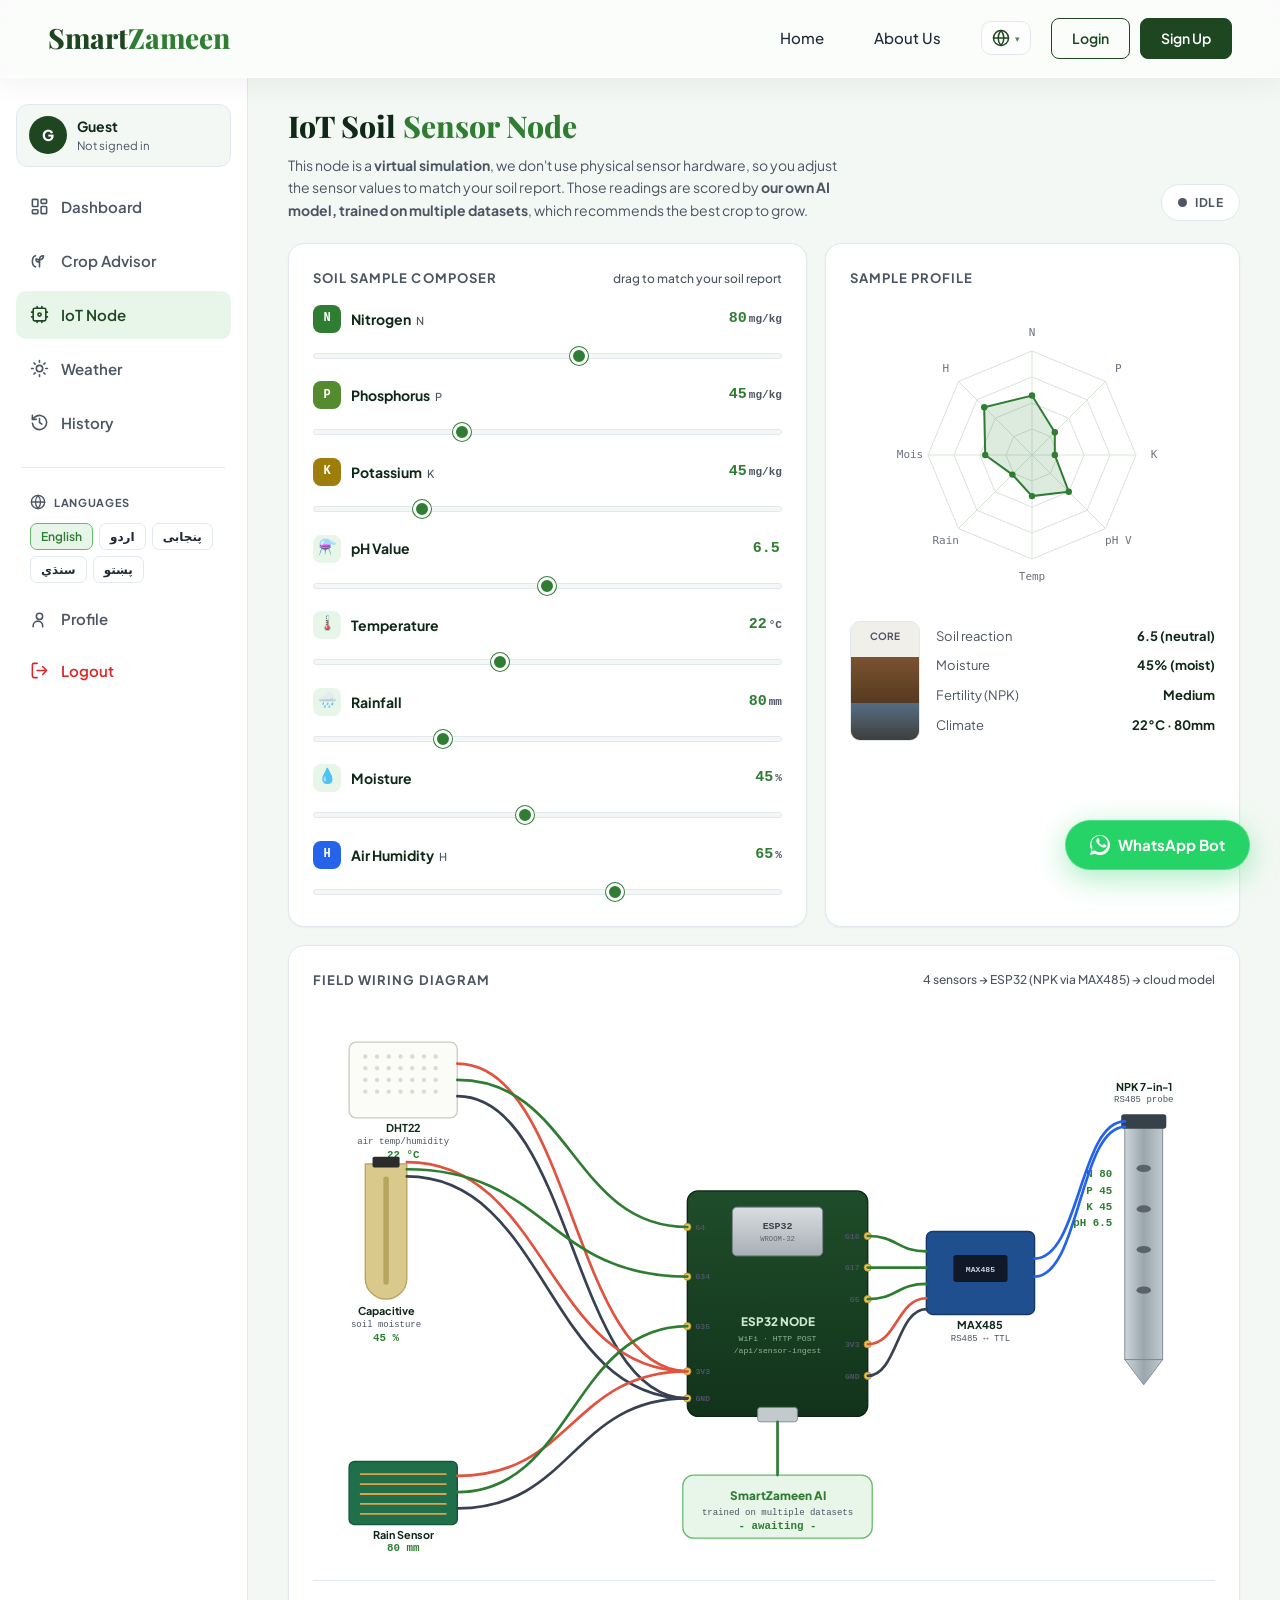
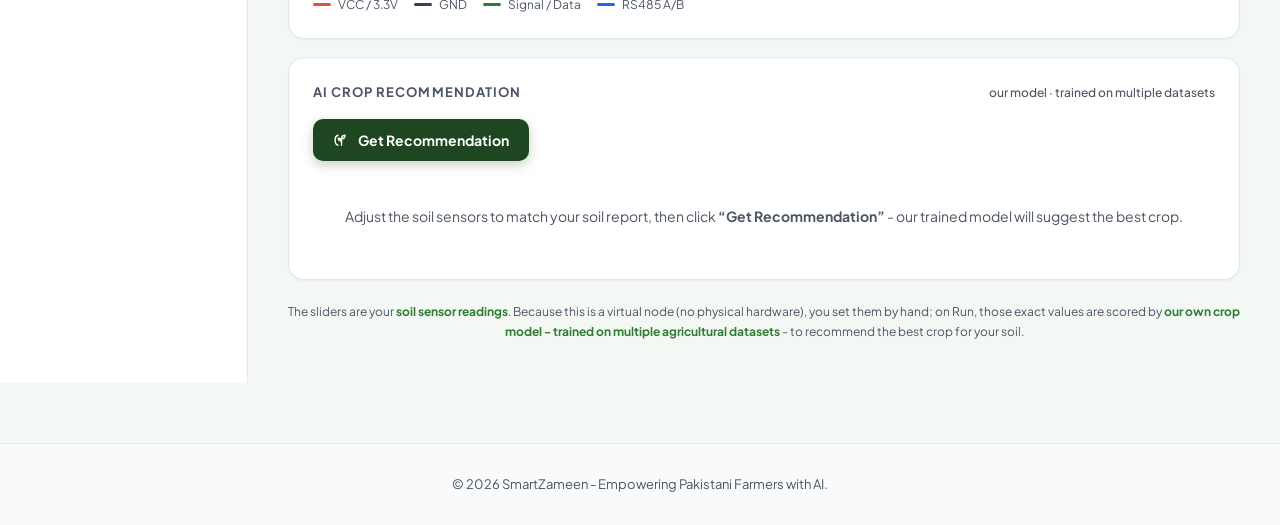
<file: frontend/crop-advisor.html>
<!DOCTYPE html>
<html lang="en" dir="ltr">
<head>
  <meta charset="UTF-8">
  <meta name="viewport" content="width=device-width, initial-scale=1.0">
  <title>IoT Node - SmartZameen AI</title>
  <link href="https://fonts.googleapis.com/css2?family=Plus+Jakarta+Sans:wght@300;400;500;600;700;800&family=Noto+Nastaliq+Urdu:wght@400;700&family=Playfair+Display:wght@600;700;800&display=swap" rel="stylesheet">
  <link rel="icon" type="image/svg+xml" href="assets/favicon.svg">
  <link rel="stylesheet" href="css/theme.css">
  <script src="js/config.js"></script>
  <style>
    * { margin: 0; padding: 0; box-sizing: border-box; }

    :root {
      --primary: #1e4620;
      --primary-dark: #123014;
      --primary-light: #2d5a32;
      --accent: #2e7d32;
      --accent-light: #66bb6a;
      --warning: #f59e0b;
      --warning-hover: #d97706;
      --dark: #0f2818;
      --text: #1f2937;
      --text-light: #4b5563;
      --bg: #ffffff;
      --bg-light: #f4f8f4;
      --border: #e2e8f0;
      --shadow-sm: 0 1px 2px 0 rgba(0, 0, 0, 0.05);
      --shadow: 0 4px 6px -1px rgba(0, 0, 0, 0.1), 0 2px 4px -1px rgba(0, 0, 0, 0.06);
      --shadow-md: 0 10px 15px -3px rgba(0, 0, 0, 0.1), 0 4px 6px -2px rgba(0, 0, 0, 0.05);
      --shadow-lg: 0 20px 25px -5px rgba(0, 0, 0, 0.1), 0 10px 10px -5px rgba(0, 0, 0, 0.04);
      --transition: all 0.3s cubic-bezier(0.4, 0, 0.2, 1);
    }

    body {
      font-family: 'Plus Jakarta Sans', sans-serif;
      background: var(--bg-light);
      color: var(--text);
      line-height: 1.6;
    }

    [dir="rtl"] {
      font-family: 'Noto Nastaliq Urdu', 'Plus Jakarta Sans', sans-serif;
    }

    .navbar {
      display: flex;
      align-items: center;
      padding: 16px 48px;
      background: var(--bg);
      border-bottom: 1px solid var(--border);
      position: sticky;
      top: 0;
      z-index: 100;
      gap: 40px;
    }

    .nav-logo {
      font-size: 28px;
      font-weight: 800;
      color: var(--primary);
      font-family: 'Playfair Display', serif;
      white-space: nowrap;
      flex-shrink: 0;
      text-decoration: none;
      flex: 1 1 0%;
    }

    .nav-logo span { color: var(--accent); }

    .nav-center {
      display: flex;
      gap: 50px;
      list-style: none;
      margin: 0;
      padding: 0;
      align-items: center;
      justify-content: flex-end;
    }

    .nav-center a {
      font-size: 15px;
      font-weight: 500;
      color: var(--text);
      text-decoration: none;
      transition: color 0.3s;
      position: relative;
    }

    .nav-center a:hover,
    .nav-center a.on {
      color: var(--accent);
      font-weight: 600;
    }

    .nav-center a::after {
      content: '';
      position: absolute;
      bottom: -4px;
      left: 0;
      width: 0;
      height: 2px;
      background: var(--accent);
      transition: width 0.3s;
    }

    .nav-center a:hover::after,
    .nav-center a.on::after { width: 100%; }

    .nav-right {
      position: relative;
      display: flex;
      align-items: center;
      gap: 20px;
      flex: 0 0 auto;
      justify-content: flex-end;
    }

    .btn-login {
      font-size: 14px; font-weight: 600; color: var(--primary);
      background: transparent; border: 1.5px solid var(--primary);
      padding: 8px 20px; border-radius: 8px; cursor: pointer;
      font-family: inherit; text-decoration: none; transition: all 0.3s;
    }
    .btn-login:hover { background: var(--primary); color: #fff; }

    .btn-signup {
      font-size: 14px; font-weight: 600; color: #fff;
      background: var(--primary); border: 1.5px solid var(--primary);
      padding: 8px 20px; border-radius: 8px; cursor: pointer;
      font-family: inherit; text-decoration: none; transition: all 0.3s;
    }
    .btn-signup:hover { background: var(--primary-light); transform: translateY(-1px); }

    .user-pill {
      display: none; align-items: center; gap: 8px;
      background: #f0f8f0; border-radius: 20px; padding: 6px 16px;
      font-size: 13px; font-weight: 600; color: var(--primary); cursor: pointer;
      border: 1px solid #c8e6c9; position: relative;
    }
    .user-pill:hover .user-dropdown { display: block; }
    .user-dropdown {
      display: none; position: absolute; top: 110%; right: 0;
      background: var(--bg); border: 1px solid var(--border);
      border-radius: 12px; box-shadow: 0 10px 30px rgba(0,0,0,0.1);
      min-width: 160px; z-index: 300; overflow: hidden;
    }
    .user-dropdown a {
      display: block; padding: 12px 18px; font-size: 14px; color: var(--text);
      text-decoration: none; transition: background 0.2s; font-weight: 500;
    }
    .user-dropdown a:hover { background: var(--bg-light); color: var(--accent); }
    .user-dropdown .logout-btn {
      width: 100%; text-align: left; background: none; border: none;
      padding: 12px 18px; font-size: 14px; color: #e53e3e;
      cursor: pointer; font-family: inherit; font-weight: 500; transition: background 0.2s;
    }
    .user-dropdown .logout-btn:hover { background: #fff5f5; }

    .lang-btn {
      font-size: 15px;
      font-weight: 500;
      color: var(--text);
      background: transparent;
      border: none;
      cursor: pointer;
      font-family: inherit;
      display: flex;
      align-items: center;
      gap: 8px;
      padding: 0;
      transition: color 0.3s;
    }

    .lang-btn:hover { color: var(--accent); }

    .lang-btn::after {
      content: '▼';
      font-size: 10px;
      transition: transform 0.3s;
    }

    .lang-menu.active .lang-btn::after { transform: rotate(180deg); }

    .lang-menu {
      display: none;
      position: absolute;
      top: 100%;
      left: 50%;
      transform: translateX(-50%);
      background: var(--bg);
      border: 1px solid var(--border);
      border-radius: 12px;
      box-shadow: 0 10px 30px rgba(0,0,0,0.1);
      min-width: 160px;
      margin-top: 12px;
      z-index: 200;
    }

    .lang-menu.active { display: block; }

    .lang-option {
      display: block;
      width: 100%;
      padding: 12px 18px;
      background: none;
      border: none;
      text-align: left;
      font-size: 14px;
      font-weight: 500;
      color: var(--text);
      cursor: pointer;
      font-family: inherit;
      transition: all 0.2s;
    }

    .lang-option:hover { background: var(--bg-light); color: var(--accent); }
    .lang-option.on { background: #f0f8f0; color: var(--accent); font-weight: 600; }

    @keyframes slideDown {
      from { opacity: 0; transform: translateY(-5px); }
      to { opacity: 1; transform: translateY(0); }
    }

    .adv-actions { max-width: 1800px; margin: 24px auto 0; padding: 0 24px; display: flex; justify-content: flex-end; }
    .adv-assistant-btn { gap: 8px; }
    .iot-divider { max-width: 1800px; margin: 40px auto 6px; padding: 0 24px; display: flex; align-items: center; gap: 16px; }
    .iot-divider::before, .iot-divider::after { content: ""; flex: 1; height: 1px; background: var(--border); }
    .iot-divider span { font-size: 13px; font-weight: 700; text-transform: uppercase; letter-spacing: .08em; color: var(--accent); white-space: nowrap; }

    .predict-layout {
      max-width: 1800px;
      margin: 18px auto 0;
      padding: 0 24px;
      display: grid;
      grid-template-columns: 1fr 1.25fr 1fr 1.25fr;
      gap: 20px;
      align-items: start;
    }

    #soil-card-section { grid-column: 1; grid-row: 1; }
    #crop-predict-section { grid-column: 2; grid-row: 1 / span 2; }
    #farmer-friendly-card { grid-column: 3; grid-row: 1; }
    #results-section { grid-column: 4; grid-row: 1 / span 2; position: sticky; top: 100px; }

    .engine-card {
      background: #ffffff;
      border-radius: 16px;
      padding: 32px;
      border: 1px solid var(--border);
      box-shadow: var(--shadow-sm);
    }

    .engine-header { margin-bottom: 24px; }

    .engine-header .badge-row { display: flex; gap: 8px; margin-bottom: 12px; }

    .engine-badge {
      font-size: 10.5px;
      font-weight: 700;
      color: var(--accent);
      background: #e8f5e9;
      border: 1px solid #c8e6c9;
      padding: 4px 10px;
      border-radius: 4px;
      text-transform: uppercase;
      letter-spacing: 0.5px;
    }

    .engine-header h2 {
      font-size: 32px;
      font-weight: 800;
      color: var(--dark);
      font-family: 'Playfair Display', serif;
      margin-bottom: 8px;
    }

    .engine-header p { font-size: 14px; color: var(--text-light); }

    .form-grid {
      display: grid;
      grid-template-columns: repeat(2, 1fr);
      gap: 20px;
      margin-bottom: 24px;
    }

    .form-field { display: flex; flex-direction: column; gap: 6px; }

    .form-field label {
      font-size: 12px;
      font-weight: 700;
      color: var(--dark);
      letter-spacing: 0.5px;
    }

    .form-field input,
    .form-field select {
      padding: 12px 14px;
      border: 1.5px solid var(--border);
      border-radius: 8px;
      font-size: 14.5px;
      outline: none;
      background: #fafafa;
      font-family: inherit;
      transition: var(--transition);
    }

    .form-field input:focus,
    .form-field select:focus {
      border-color: var(--accent);
      background: #ffffff;
      box-shadow: 0 0 0 4px rgba(46, 125, 50, 0.1);
    }

    .season-tab-row {
      display: flex;
      background: #f3f4f6;
      border-radius: 8px;
      padding: 4px;
      border: 1px solid var(--border);
    }

    .season-tab {
      flex: 1;
      padding: 10px;
      border: none;
      background: transparent;
      font-size: 13.5px;
      font-weight: 700;
      color: var(--text-light);
      cursor: pointer;
      border-radius: 6px;
      transition: var(--transition);
      font-family: inherit;
    }

    .season-tab.active {
      background: var(--warning);
      color: #ffffff;
      box-shadow: var(--shadow-sm);
    }

    .btn-predict-action {
      width: 100%;
      background: var(--primary);
      color: #ffffff;
      border: none;
      padding: 16px;
      border-radius: 8px;
      font-size: 16px;
      font-weight: 700;
      cursor: pointer;
      display: flex;
      align-items: center;
      justify-content: center;
      gap: 10px;
      transition: var(--transition);
      box-shadow: 0 4px 12px rgba(30, 70, 32, 0.25);
    }

    .btn-predict-action:hover {
      background: var(--primary-light);
      transform: translateY(-1px);
      box-shadow: 0 8px 20px rgba(30, 70, 32, 0.35);
    }

    .voice-toggle-bar {
      display: flex;
      align-items: center;
      justify-content: space-between;
      background: #f0f7ec;
      border: 1.5px solid #c8e6c9;
      border-radius: 12px;
      padding: 14px 20px;
      cursor: pointer;
      transition: var(--transition);
    }

    .voice-toggle-bar:hover { background: #e2f0d9; }

    .voice-toggle-left { display: flex; align-items: center; gap: 12px; }
    .voice-toggle-icon { font-size: 24px; }

    .voice-toggle-label {
      font-size: 14.5px;
      font-weight: 700;
      color: var(--primary);
    }

    .voice-toggle-sub { font-size: 11px; color: #4a7c59; margin-top: 2px; }

    .voice-toggle-switch {
      width: 48px;
      height: 26px;
      background: #ccc;
      border-radius: 50px;
      position: relative;
      transition: var(--transition);
    }

    .voice-toggle-switch::after {
      content: '';
      position: absolute;
      width: 20px;
      height: 20px;
      background: #ffffff;
      border-radius: 50%;
      top: 3px;
      left: 3px;
      transition: var(--transition);
      box-shadow: var(--shadow-sm);
    }

    .voice-toggle-bar.active .voice-toggle-switch { background: var(--primary); }
    .voice-toggle-bar.active .voice-toggle-switch::after { left: 25px; }

    .voice-section-full {
      display: none;
      background: #ffffff;
      border: 1.5px solid #d4ecc2;
      border-radius: 16px;
      padding: 24px;
      text-align: center;
      box-shadow: var(--shadow-sm);
      animation: slideDown 0.3s ease-out;
    }

    .voice-active-badge {
      display: none;
      align-items: center;
      gap: 6px;
      background: #1e6b2e;
      color: #ffffff;
      border-radius: 20px;
      padding: 6px 14px;
      font-size: 11.5px;
      font-weight: 700;
      margin-bottom: 12px;
      justify-content: center;
    }

    .badge-dot {
      width: 8px;
      height: 8px;
      background: #a5d6a7;
      border-radius: 50%;
      animation: blink 1.2s infinite;
    }

    @keyframes blink { 0%,100% { opacity: 1; } 50% { opacity: 0.3; } }

    .mic-btn {
      color: #ffffff;
      background: #1e6b2e;
      border-radius: 50px;
      padding: 14px 32px;
      font-size: 15px;
      font-weight: 700;
      cursor: pointer;
      display: inline-flex;
      align-items: center;
      gap: 10px;
      border: none;
      margin-bottom: 14px;
      transition: var(--transition);
      box-shadow: 0 4px 12px rgba(30, 107, 46, 0.25);
    }

    .mic-btn:hover { background: #165522; transform: translateY(-1px); }

    .mic-btn.listening {
      background: #dc2626;
      animation: micPulse 1.2s infinite;
    }

    @keyframes micPulse {
      0%, 100% { box-shadow: 0 0 0 0 rgba(220, 38, 38, 0.4); }
      50% { box-shadow: 0 0 0 12px rgba(220, 38, 38, 0); }
    }

    .voice-status {
      display: flex;
      align-items: center;
      justify-content: center;
      gap: 12px;
      margin-bottom: 12px;
      background: #f0f7ec;
      border-radius: 8px;
      padding: 12px;
    }

    .voice-wave { display: flex; align-items: center; gap: 3px; height: 24px; }

    .voice-wave span {
      display: block;
      width: 3px;
      height: 10px;
      background: #1e6b2e;
      border-radius: 4px;
      animation: voiceWave 0.8s ease-in-out infinite;
    }

    .voice-wave span:nth-child(1) { animation-delay: 0s; }
    .voice-wave span:nth-child(2) { animation-delay: 0.15s; }
    .voice-wave span:nth-child(3) { animation-delay: 0.3s; }
    .voice-wave span:nth-child(4) { animation-delay: 0.45s; }

    @keyframes voiceWave {
      0%,100% { transform: scaleY(1); }
      50% { transform: scaleY(2.2); }
    }

    .voice-status-txt { font-size: 13px; color: #1e6b2e; font-weight: 700; }

    .voice-heard {
      background: #f4f8f4;
      border: 1px solid #c8e6c9;
      border-radius: 8px;
      padding: 10px 14px;
      font-size: 13.5px;
      color: #1e4620;
      margin-bottom: 12px;
      text-align: right;
      font-weight: 600;
    }

    .voice-lang-row {
      display: flex;
      align-items: center;
      justify-content: center;
      gap: 10px;
      margin-bottom: 16px;
    }

    .voice-lang-sel {
      padding: 6px 12px;
      border: 1px solid var(--border);
      border-radius: 20px;
      font-size: 12.5px;
      background: #fafafa;
      outline: none;
      cursor: pointer;
    }

    .voice-divider {
      margin: 14px 0;
      display: flex;
      align-items: center;
      gap: 10px;
      color: #9ca3af;
      font-size: 12px;
    }

    .voice-divider::before,
    .voice-divider::after {
      content: '';
      flex: 1;
      height: 1px;
      background: #e2e8f0;
    }

    .soil-card {
      background: #ffffff;
      border-radius: 16px;
      border: 1px solid var(--border);
      box-shadow: var(--shadow-sm);
      display: grid;
      grid-template-columns: 1fr;
      overflow: hidden;
    }

    .soil-card-left {
      padding: 32px;
      display: flex;
      flex-direction: column;
      justify-content: center;
    }

    .soil-card-left h3 {
      font-size: 20px;
      font-weight: 800;
      color: var(--dark);
      font-family: 'Playfair Display', serif;
      margin-bottom: 8px;
    }

    .soil-card-left p { font-size: 13.5px; color: var(--text-light); margin-bottom: 20px; }

    .btn-open-cam {
      background: #7e4e04;
      color: #ffffff;
      border: none;
      padding: 12px 24px;
      border-radius: 8px;
      font-size: 13.5px;
      font-weight: 700;
      cursor: pointer;
      display: inline-flex;
      align-items: center;
      gap: 8px;
      transition: var(--transition);
      margin-bottom: 16px;
      align-self: flex-start;
      box-shadow: 0 4px 10px rgba(126, 78, 4, 0.2);
    }

    .btn-open-cam:hover { background: #925c0a; transform: translateY(-1px); }

    .upload-dashed-box {
      border: 2px dashed #93c5fd;
      background: #f0f7ff;
      border-radius: 12px;
      padding: 24px 16px;
      text-align: center;
      cursor: pointer;
      transition: var(--transition);
    }

    .upload-dashed-box:hover { border-color: #3b82f6; background: #eff6ff; }
    .upload-dashed-box.highlight { border-color: #2e7d32; background: #e8f5e9; }
    .upload-dashed-icon { font-size: 28px; margin-bottom: 8px; color: #3b82f6; }
    .upload-dashed-text { font-size: 12px; font-weight: 600; color: var(--text-light); }

    .soil-card-right {
      background-image: url('assets/images/hands_soil.png');
      background-size: cover;
      background-position: center;
      position: relative;
      min-height: 140px;
    }

    .soil-overlay-label {
      position: absolute;
      bottom: 0;
      left: 0;
      right: 0;
      background: rgba(0, 0, 0, 0.65);
      color: #ffffff;
      padding: 10px 14px;
      font-size: 11px;
      font-weight: 600;
      text-align: center;
      backdrop-filter: blur(4px);
    }

    .camera-collapsible-panel {
      grid-column: span 2;
      border-top: 1px solid var(--border);
      padding: 24px;
      background: #fafafa;
      display: none;
    }

    .cam-panel-title {
      font-size: 14px;
      font-weight: 700;
      color: var(--primary);
      text-align: center;
      margin-bottom: 16px;
    }

    #camera-live-box {
      display: none;
      position: relative;
      border-radius: 12px;
      overflow: hidden;
      margin: 0 auto 16px;
      background: #000;
      max-width: 380px;
      aspect-ratio: 4/3;
      border: 3px solid rgba(46, 125, 50, 0.3);
    }

    #soil-video { width: 100%; height: 100%; object-fit: cover; display: block; }

    .scan-line {
      position: absolute;
      top: 0;
      left: 0;
      right: 0;
      height: 2px;
      background: linear-gradient(90deg, transparent, #2e7d32, transparent);
      animation: scanLine 2s linear infinite;
    }

    @keyframes scanLine { 0% { top: 0%; } 100% { top: 100%; } }

    .cam-corner { position: absolute; width: 16px; height: 16px; border-color: #2e7d32; border-style: solid; pointer-events: none; }
    .cam-corner.tl { top: 10px; left: 10px; border-width: 3px 0 0 3px; }
    .cam-corner.tr { top: 10px; right: 10px; border-width: 3px 3px 0 0; }
    .cam-corner.bl { bottom: 10px; left: 10px; border-width: 0 0 3px 3px; }
    .cam-corner.br { bottom: 10px; right: 10px; border-width: 0 3px 3px 0; }

    #photo-preview-box {
      display: none;
      border-radius: 12px;
      overflow: hidden;
      margin: 0 auto 16px;
      position: relative;
      max-width: 380px;
    }

    #soil-preview { width: 100%; display: block; border-radius: 12px; }

    .photo-overlay-badge {
      position: absolute;
      top: 10px;
      left: 10px;
      background: var(--primary);
      color: #ffffff;
      font-size: 11px;
      font-weight: 700;
      padding: 4px 10px;
      border-radius: 20px;
    }

    .cam-action-buttons { display: flex; gap: 12px; justify-content: center; margin-bottom: 12px; }

    .cam-action-btn {
      padding: 10px 20px;
      border-radius: 8px;
      font-size: 13px;
      font-weight: 700;
      cursor: pointer;
      border: none;
      font-family: inherit;
      transition: var(--transition);
    }

    .cam-btn-primary { background: var(--primary); color: #ffffff; }
    .cam-btn-primary:hover { background: var(--primary-light); }
    .cam-btn-secondary { background: #e2e8f0; color: #334155; }
    .cam-btn-secondary:hover { background: #cbd5e1; }
    .cam-btn-danger { background: #fee2e2; color: #ef4444; border: 1.5px solid #fecaca; }
    .cam-btn-danger:hover { background: #fecaca; }
    .cam-btn-success { background: var(--accent); color: #ffffff; }
    .cam-btn-success:hover { background: #15803d; }

    #soil-canvas { display: none; }
    #gallery-input { display: none; }

    #soil-loading {
      display: none;
      align-items: center;
      justify-content: center;
      gap: 10px;
      padding: 12px;
      background: #e8f5e9;
      border-radius: 8px;
      margin-bottom: 12px;
    }

    .soil-spin { font-size: 20px; animation: spin 1.5s linear infinite; }

    @keyframes spin { from { transform: rotate(0deg); } to { transform: rotate(360deg); } }

    .soil-loading-txt { font-size: 13px; color: var(--primary); font-weight: 600; }

    .cam-message {
      border-radius: 8px;
      padding: 8px 14px;
      font-size: 12.5px;
      font-weight: 600;
      margin-top: 8px;
      text-align: center;
      display: none;
    }

    .cam-msg-error { background: #fef2f2; color: #dc2626; border: 1px solid #fecaca; }
    .cam-msg-success { background: #f0fdf4; color: #15803d; border: 1px solid #bbf7d0; }

    #soil-analysis-result {
      display: none;
      background: #ffffff;
      border: 1px solid var(--border);
      border-radius: 16px;
      padding: 32px;
      box-shadow: var(--shadow-md);
      animation: fadeInUp 0.4s ease-out;
      width: 100%;
    }

    .sar-header { display: flex; align-items: center; gap: 16px; margin-bottom: 24px; }

    .sar-icon {
      font-size: 28px;
      background: #eaf3de;
      color: #1e6b2e;
      width: 52px;
      height: 52px;
      display: flex;
      align-items: center;
      justify-content: center;
      border-radius: 12px;
      flex-shrink: 0;
    }

    .sar-title { font-size: 18px; font-weight: 700; color: var(--dark); }
    .sar-sub { font-size: 13px; color: var(--text-light); margin-top: 2px; }

    .sar-health {
      margin-left: auto;
      font-size: 12px;
      font-weight: 700;
      padding: 6px 12px;
      border-radius: 50px;
      text-transform: uppercase;
      letter-spacing: 0.5px;
    }

    [dir="rtl"] .sar-health { margin-left: 0; margin-right: auto; }

    .sar-crop-recommend {
      background: linear-gradient(135deg, #1e4620 0%, #123014 100%);
      color: #ffffff;
      border-radius: 12px;
      padding: 20px;
      text-align: center;
      margin-bottom: 24px;
      box-shadow: var(--shadow-sm);
    }

    .sar-rec-label { font-size: 11px; text-transform: uppercase; opacity: 0.8; letter-spacing: 1px; }
    .sar-rec-crop {
      font-size: 26px;
      font-weight: 800;
      margin: 8px 0;
      font-family: 'Playfair Display', 'Noto Nastaliq Urdu', serif;
    }
    .sar-rec-conf { font-size: 12px; color: #b0dca0; font-weight: 600; }

    .sar-grid { display: grid; grid-template-columns: repeat(2, 1fr); gap: 12px; margin-bottom: 24px; }

    .sar-chip {
      display: flex;
      align-items: center;
      gap: 12px;
      background: var(--bg-light);
      border: 1px solid var(--border);
      border-radius: 12px;
      padding: 12px 16px;
    }

    .sc-icon { font-size: 20px; flex-shrink: 0; }
    .sc-text-block { display: flex; flex-direction: column; }
    .sc-v { font-size: 14px; font-weight: 700; color: var(--dark); }
    .sc-l { font-size: 11px; color: var(--text-light); margin-top: 2px; }

    .sar-advice {
      font-size: 13.5px;
      line-height: 1.7;
      color: var(--text);
      background: #fdfaf2;
      border-left: 4px solid var(--warning);
      padding: 14px 18px;
      border-radius: 4px 12px 12px 4px;
      margin-bottom: 24px;
    }

    [dir="rtl"] .sar-advice {
      border-left: none;
      border-right: 4px solid var(--warning);
      border-radius: 12px 4px 4px 12px;
    }

    .soil-improvements {
      background: #fafafa;
      border: 1px solid var(--border);
      border-radius: 12px;
      padding: 16px 20px;
      margin-bottom: 24px;
    }

    .si-title { font-weight: 700; font-size: 13.5px; color: var(--dark); margin-bottom: 12px; }
    .si-item { font-size: 13px; color: var(--text-light); margin-bottom: 8px; line-height: 1.6; }
    .si-item:last-child { margin-bottom: 0; }

    .sar-predict-btn {
      background: var(--accent);
      color: #ffffff;
      border: none;
      border-radius: 12px;
      padding: 14px 20px;
      font-size: 14px;
      font-weight: 600;
      width: 100%;
      cursor: pointer;
      transition: var(--transition);
      display: flex;
      align-items: center;
      justify-content: center;
      gap: 8px;
      box-shadow: 0 4px 12px rgba(46, 125, 50, 0.2);
    }

    .sar-predict-btn:hover {
      background: var(--primary);
      transform: translateY(-2px);
      box-shadow: 0 6px 16px rgba(46, 125, 50, 0.3);
    }

    .predict-right-col { position: sticky; top: 100px; }

    .awaiting-card {
      background: #ffffff;
      border-radius: 16px;
      padding: 48px 32px;
      border: 1px solid var(--border);
      box-shadow: var(--shadow-sm);
      text-align: center;
      display: flex;
      flex-direction: column;
      align-items: center;
      justify-content: center;
      max-width: 800px;
      width: 100%;
      margin: 0 auto;
    }

    .awaiting-icon-circle {
      width: 120px;
      height: 120px;
      background: var(--bg-light);
      border-radius: 50%;
      display: flex;
      align-items: center;
      justify-content: center;
      margin-bottom: 28px;
      position: relative;
      box-shadow: inset 0 2px 8px rgba(0,0,0,0.02);
    }

    .awaiting-icon-circle svg { width: 56px; height: 56px; fill: #a3b899; opacity: 0.6; }

    .awaiting-card h3 {
      font-size: 22px;
      font-weight: 800;
      color: var(--dark);
      margin-bottom: 12px;
      font-family: 'Playfair Display', serif;
    }

    .awaiting-card p {
      font-size: 14px;
      color: var(--text-light);
      max-width: 320px;
      line-height: 1.6;
      margin-bottom: 32px;
    }

    .skeleton-loader { display: flex; flex-direction: column; gap: 12px; width: 100%; max-width: 280px; }

    .skeleton-bar {
      height: 12px;
      background: #f1f5f9;
      border-radius: 4px;
      animation: pulse 1.8s infinite ease-in-out;
    }

    .skeleton-bar.w-1 { width: 100%; }
    .skeleton-bar.w-2 { width: 85%; }
    .skeleton-bar.w-3 { width: 60%; }

    @keyframes pulse {
      0%, 100% { opacity: 0.6; }
      50% { opacity: 1; background: #e2e8f0; }
    }

    .result-card {
      background: linear-gradient(135deg, var(--primary) 0%, var(--primary-dark) 100%);
      border-radius: 16px;
      padding: 36px;
      color: #ffffff;
      box-shadow: var(--shadow-lg);
      display: none;
      animation: fadeInUp 0.4s ease-out;
      max-width: 800px;
      width: 100%;
      margin: 0 auto;
    }

    .rc-top {
      display: flex;
      align-items: center;
      gap: 20px;
      border-bottom: 1px solid rgba(255, 255, 255, 0.15);
      padding-bottom: 24px;
      margin-bottom: 24px;
    }

    #rc-ic {
      font-size: 48px;
      width: 80px;
      height: 80px;
      background: rgba(255, 255, 255, 0.12);
      border-radius: 16px;
      display: flex;
      align-items: center;
      justify-content: center;
      border: 1px solid rgba(255,255,255,0.25);
    }

    .rc-title-block { display: flex; flex-direction: column; }
    .rc-crop { font-size: 26px; font-weight: 800; font-family: 'Playfair Display', serif; letter-spacing: 0.5px; }
    .rc-ur { font-size: 14px; color: rgba(255, 255, 255, 0.85); margin-top: 2px; }

    .rc-conf {
      background: var(--warning);
      color: #ffffff;
      font-size: 11.5px;
      font-weight: 700;
      padding: 4px 12px;
      border-radius: 20px;
      margin-top: 8px;
      align-self: flex-start;
      box-shadow: var(--shadow-sm);
    }

    .rc-grid { display: grid; grid-template-columns: repeat(3, 1fr); gap: 12px; margin-bottom: 24px; }

    .rc-item {
      background: rgba(255, 255, 255, 0.1);
      border: 1px solid rgba(255, 255, 255, 0.15);
      border-radius: 12px;
      padding: 16px 8px;
      text-align: center;
    }

    .rc-v { font-size: 16px; font-weight: 800; font-family: 'Playfair Display', serif; }

    .rc-l {
      font-size: 11px;
      color: rgba(255, 255, 255, 0.75);
      margin-top: 4px;
      text-transform: uppercase;
      font-weight: 600;
      letter-spacing: 0.5px;
    }

    .speak-result-btn {
      background: #ffffff;
      border: none;
      color: var(--primary);
      border-radius: 8px;
      padding: 12px;
      font-size: 14px;
      font-weight: 700;
      cursor: pointer;
      width: 100%;
      display: flex;
      align-items: center;
      justify-content: center;
      gap: 8px;
      transition: var(--transition);
      box-shadow: var(--shadow);
      font-family: inherit;
    }

    .speak-result-btn:hover { background: var(--warning); color: #ffffff; }

    #top3-box { margin-top: 24px; border-top: 1px solid rgba(255, 255, 255, 0.15); padding-top: 20px; }

    .loading-box {
      background: #ffffff;
      border-radius: 16px;
      padding: 60px 24px;
      border: 1px solid var(--border);
      box-shadow: var(--shadow-sm);
      text-align: center;
      display: none;
      max-width: 800px;
      width: 100%;
      margin: 0 auto;
    }

    .loading-spin { font-size: 40px; display: inline-block; animation: spin 2s linear infinite; }
    .loading-box span { color: var(--primary); font-size: 15px; margin-top: 16px; font-weight: 700; display: block; }

    .footer {
      text-align: center;
      padding: 30px;
      font-size: 13px;
      color: var(--text-light);
      border-top: 1px solid var(--border);
      background: #f9fafb;
      margin-top: 60px;
    }

    @media (max-width: 1440px) {
      .predict-layout {
        grid-template-columns: 1fr 1fr;
        max-width: 1100px;
        padding: 0 24px;
        gap: 24px;
      }
      #soil-card-section, #crop-predict-section, #voice-card, #farmer-friendly-card, #results-section {
        grid-column: span 1 !important;
        grid-row: auto !important;
        position: static !important;
      }
      #results-section { grid-column: span 2 !important; }
      .soil-card-right { min-height: 220px; }
    }

    @media (max-width: 1024px) {
      .predict-layout { grid-template-columns: 1fr; padding: 0 20px; gap: 24px; }
      #soil-card-section, #crop-predict-section, #voice-card, #farmer-friendly-card, #results-section {
        grid-column: span 1 !important;
        grid-row: auto !important;
        position: static !important;
      }
    }

    @media (max-width: 768px) {
      .navbar { padding: 12px 24px; flex-wrap: wrap; gap: 20px; }
      .nav-logo { font-size: 20px; flex: none; }
      .nav-center { flex-basis: 100%; justify-content: center; gap: 20px; font-size: 13px; display: flex; }
      .nav-right { flex: none; margin-left: auto; }
      .predict-layout { margin: 20px auto; }
      .form-grid { grid-template-columns: 1fr; }
      .engine-card { padding: 24px; }
      .engine-header h2 { font-size: 26px; }
      .soil-card-left { padding: 24px; }
      .awaiting-card { padding: 36px 20px; }
    }

    .whatsapp-float {
      position: fixed;
      bottom: 30px;
      right: 30px;
      background: #25d366;
      color: white;
      border-radius: 50px;
      padding: 12px 24px;
      font-size: 15px;
      font-weight: 700;
      display: flex;
      align-items: center;
      gap: 8px;
      text-decoration: none;
      box-shadow: 0 8px 30px rgba(37, 211, 102, 0.4);
      transition: all 0.3s cubic-bezier(0.4, 0, 0.2, 1);
      z-index: 9999;
      border: 1px solid rgba(255, 255, 255, 0.2);
    }
    .whatsapp-float:hover {
      background: #20ba5a;
      transform: translateY(-3px) scale(1.05);
      box-shadow: 0 12px 35px rgba(37, 211, 102, 0.5);
    }
    .whatsapp-float .whatsapp-icon-svg { width: 20px; height: 20px; }

    /* ===== Advisor tabs ===== */
    .adv-tabs {
      max-width: 1180px; margin: 28px auto 0; padding: 0 clamp(16px, 4vw, 40px);
      display: flex; gap: 8px; flex-wrap: wrap;
    }
    .adv-tab-btn {
      font-family: inherit; font-size: 14.5px; font-weight: 700; cursor: pointer;
      color: var(--text-light); background: #ffffff; border: 1px solid var(--border);
      padding: 11px 20px; border-radius: 10px; transition: var(--transition);
      display: inline-flex; align-items: center; gap: 8px;
    }
    .adv-tab-btn:hover { color: var(--accent); border-color: var(--accent-light); }
    .adv-tab-btn.active { background: var(--primary); color: #fff; border-color: var(--primary); box-shadow: 0 4px 12px rgba(30,70,32,0.2); }
    .adv-panel { display: none; }
    .adv-panel.active { display: block; animation: slideDown 0.25s ease-out; }

    /* ===== IoT simulator (merged from sensor node) ===== */
    .sim-wrap { max-width: 1180px; margin: 0 auto; padding: 24px clamp(16px, 4vw, 40px) 40px; }
    .sim-head { display: flex; align-items: flex-end; justify-content: space-between; flex-wrap: wrap; gap: 14px; margin-bottom: 22px; }
    .sim-head h1 { font-family: var(--font-serif, 'Playfair Display', serif); font-size: clamp(22px, 4vw, 30px); font-weight: 800; color: var(--dark); }
    .sim-head h1 span { color: var(--accent); }
    .sim-head .sub { color: var(--text-light); font-size: 14px; margin-top: 4px; max-width: 560px; }
    .state-pill { display: flex; align-items: center; gap: 8px; font-size: 12px; font-weight: 700; text-transform: uppercase; letter-spacing: 0.5px; color: var(--text-light); background: #fff; border: 1px solid var(--border); border-radius: 30px; padding: 8px 16px; }
    .state-pill .dot { width: 9px; height: 9px; border-radius: 50%; background: var(--text-light); }
    .state-pill.on { color: var(--accent); }
    .state-pill.on .dot { background: var(--accent-light); box-shadow: 0 0 0 0 rgba(102,187,106,0.6); animation: simPulse 1.8s infinite; }
    .state-pill.err { color: #dc2626; } .state-pill.err .dot { background: #dc2626; }
    @keyframes simPulse { 0% { box-shadow: 0 0 0 0 rgba(102,187,106,0.5); } 70% { box-shadow: 0 0 0 8px rgba(102,187,106,0); } 100% { box-shadow: 0 0 0 0 rgba(102,187,106,0); } }
    .endpoint-bar { display: flex; align-items: center; gap: 12px; flex-wrap: wrap; background: #fff; border: 1px solid var(--border); border-radius: 12px; padding: 12px 16px; margin-bottom: 20px; }
    .endpoint-bar label { font-size: 12px; font-weight: 700; color: var(--text-light); text-transform: uppercase; letter-spacing: 0.5px; }
    .endpoint-bar input { flex: 1; min-width: 220px; background: var(--bg-light); border: 1px solid var(--border); color: var(--accent); font-family: ui-monospace, monospace; font-size: 13px; padding: 9px 12px; border-radius: 8px; outline: none; }
    .endpoint-bar input:focus { border-color: var(--accent); }
    .card-h { font-size: 13px; font-weight: 700; text-transform: uppercase; letter-spacing: 0.08em; color: var(--text-light); margin-bottom: 16px; display: flex; align-items: center; gap: 8px; }
    .card-h .hint { margin-left: auto; text-transform: none; letter-spacing: 0; font-weight: 500; font-size: 12px; color: var(--text-light); }
    .sim-grid { display: grid; grid-template-columns: 1.25fr 1fr; gap: 18px; margin-bottom: 18px; }
    @media (max-width: 860px) { .sim-grid { grid-template-columns: 1fr; } }
    .sensor { margin-bottom: 16px; } .sensor:last-child { margin-bottom: 0; }
    .sensor-top { display: flex; align-items: center; gap: 10px; margin-bottom: 7px; }
    .ic { width: 28px; height: 28px; flex: none; border-radius: 8px; display: grid; place-items: center; font-size: 12px; font-weight: 800; color: #fff; font-family: ui-monospace, monospace; }
    .ic.emoji { background: var(--accent-soft); font-size: 15px; }
    .sensor-name { font-size: 14px; font-weight: 700; color: var(--dark); flex: 1; }
    .sensor-name small { color: var(--text-light); font-weight: 500; font-size: 11px; margin-left: 5px; }
    .sensor-val { font-family: ui-monospace, monospace; font-size: 15px; color: var(--accent); font-weight: 700; }
    .sensor-val u { color: var(--text-light); text-decoration: none; font-size: 11px; margin-left: 2px; }
    .sim-wrap input[type=range] { -webkit-appearance: none; appearance: none; width: 100%; height: 6px; border-radius: 4px; background: var(--bg-light); border: 1px solid var(--border); outline: none; cursor: pointer; }
    .sim-wrap input[type=range]::-webkit-slider-thumb { -webkit-appearance: none; appearance: none; width: 18px; height: 18px; border-radius: 50%; background: var(--accent); border: 3px solid #fff; box-shadow: 0 0 0 1px var(--accent); cursor: pointer; }
    .sim-wrap input[type=range]::-moz-range-thumb { width: 15px; height: 15px; border-radius: 50%; background: var(--accent); border: 3px solid #fff; cursor: pointer; }
    .profile-wrap { display: flex; flex-direction: column; align-items: center; gap: 16px; }
    #radar { width: 100%; max-width: 300px; height: auto; }
    .core { width: 100%; display: flex; gap: 16px; align-items: stretch; }
    .jar { width: 70px; flex: none; border: 1px solid var(--border); border-radius: 10px; background: #f0efe9; position: relative; overflow: hidden; min-height: 120px; }
    .jar .soil { position: absolute; left: 0; right: 0; bottom: 0; transition: height .35s, background .35s; }
    .jar .water { position: absolute; left: 0; right: 0; bottom: 0; background: linear-gradient(180deg, rgba(79,150,209,0.55), rgba(79,150,209,0.2)); transition: height .35s; }
    .jar .lbl { position: absolute; top: 6px; left: 0; right: 0; text-align: center; font-size: 10px; font-weight: 700; color: var(--text-light); z-index: 2; }
    .core-meta { flex: 1; display: flex; flex-direction: column; justify-content: center; gap: 9px; }
    .core-meta .row { display: flex; justify-content: space-between; font-size: 13px; }
    .core-meta .row span { color: var(--text-light); } .core-meta .row b { color: var(--dark); font-weight: 700; }
    .presets { display: flex; flex-wrap: wrap; gap: 8px; margin-top: 16px; }
    .preset { font-size: 12.5px; font-weight: 600; color: var(--text); background: var(--bg-light); border: 1px solid var(--border); padding: 7px 12px; border-radius: 8px; cursor: pointer; transition: .15s; }
    .preset:hover { color: var(--accent); border-color: var(--accent-light); background: var(--accent-soft); }
    #wiring { width: 100%; height: auto; display: block; }
    .wire { fill: none; stroke-linecap: round; }
    .wire-vcc { stroke: #e0533f; stroke-width: 3; } .wire-gnd { stroke: #374151; stroke-width: 3; }
    .wire-sig { stroke: #2e7d32; stroke-width: 3; } .wire-rs { stroke: #2563eb; stroke-width: 3; }
    .flow { fill: none; stroke: #66bb6a; stroke-width: 3.4; stroke-linecap: round; stroke-dasharray: 7 13; opacity: 0; pointer-events: none; }
    #wiring.transmitting .flow { opacity: 1; animation: flow .7s linear infinite; }
    @keyframes flow { to { stroke-dashoffset: -40; } }
    .dev-label { font: 700 12px 'Plus Jakarta Sans', sans-serif; fill: var(--dark); }
    .dev-sub { font: 500 10px ui-monospace, monospace; fill: var(--text-light); }
    .dev-val { font: 700 12px ui-monospace, monospace; fill: var(--accent); }
    .pin-label { font: 600 9px ui-monospace, monospace; fill: var(--text-light); }
    .board-label { font: 800 13px 'Plus Jakarta Sans', sans-serif; fill: #cde7d0; }
    .board-sub { font: 500 9px ui-monospace, monospace; fill: #8fb596; }
    .wire-legend { display: flex; flex-wrap: wrap; gap: 16px; margin-top: 14px; padding-top: 14px; border-top: 1px solid var(--border); }
    .wire-legend .lg { display: flex; align-items: center; gap: 7px; font-size: 12px; color: var(--text-light); }
    .wire-legend .lg i { width: 18px; height: 3px; border-radius: 2px; display: inline-block; }
    .ai { display: grid; grid-template-columns: auto 1fr; gap: 24px; align-items: center; }
    @media (max-width: 560px) { .ai { grid-template-columns: 1fr; justify-items: center; text-align: center; } }
    .ring { position: relative; width: 132px; height: 132px; flex: none; }
    .ring svg { transform: rotate(-90deg); }
    .ring .pct { position: absolute; inset: 0; display: grid; place-items: center; }
    .ring .pct b { font-size: 1.7rem; font-weight: 800; color: var(--accent); font-family: 'Playfair Display', serif; display: block; line-height: 1; }
    .ring .pct small { font-size: 10px; color: var(--text-light); font-weight: 700; letter-spacing: 0.5px; }
    .ai-main .crop { font-size: 1.9rem; font-weight: 800; color: var(--dark); font-family: 'Playfair Display', serif; text-transform: capitalize; }
    .ai-main .crop .urdu { color: var(--accent); margin-left: 10px; font-family: 'Noto Nastaliq Urdu', serif; }
    .ai-main .src { font-size: 12px; color: var(--text-light); margin: 4px 0 14px; }
    .ai-main .src .tag { background: var(--accent-soft); color: var(--accent); padding: 2px 8px; border-radius: 5px; font-weight: 700; }
    .ai-main .src .tag.rule { background: #fff3e0; color: #e65100; }
    .top3 { display: flex; flex-direction: column; gap: 8px; }
    .t3 { display: flex; align-items: center; gap: 10px; font-size: 13px; }
    .t3 .nm { width: 86px; flex: none; font-weight: 600; text-transform: capitalize; }
    .t3 .bar { flex: 1; height: 8px; background: var(--bg-light); border: 1px solid var(--border); border-radius: 5px; overflow: hidden; }
    .t3 .bar i { display: block; height: 100%; background: var(--accent); border-radius: 5px; transition: width .5s; }
    .t3 .pc { width: 46px; text-align: right; font-family: ui-monospace, monospace; color: var(--text-light); }
    .ai-empty { text-align: center; padding: 28px 0; color: var(--text-light); font-size: 14px; }
    .controls { display: flex; flex-wrap: wrap; gap: 10px; }
    .meta-row { display: flex; gap: 10px; flex: 1; min-width: 240px; }
    .meta-row select { flex: 1; background: var(--bg-light); border: 1px solid var(--border); color: var(--text); font-size: 13px; font-weight: 600; padding: 11px 10px; border-radius: 8px; outline: none; cursor: pointer; font-family: inherit; }
    .btn-stream.on { background: var(--warning); color: #fff; }
    .log { background: #0f2818; border: 1px solid var(--border); border-radius: 10px; font-family: ui-monospace, monospace; font-size: 12px; padding: 12px 14px; height: 150px; overflow-y: auto; line-height: 1.7; color: #cde7d0; }
    .log-line { display: flex; gap: 9px; } .log-line .t { color: #6f8f76; flex: none; }
    .log-line.ok .m { color: #66bb6a; } .log-line.err .m { color: #f87171; } .log-line.info .m { color: #cde7d0; }
    .log:empty::before { content: "Waiting for first transmission…"; color: #6f8f76; }
    .src-tag { font-size: 10px; background: #2e7d32; color: #fff; padding: 1px 6px; border-radius: 4px; font-weight: 700; }
    .note { font-size: 12px; color: var(--text-light); margin-top: 22px; text-align: center; line-height: 1.7; }
    .note b { color: var(--accent); }
    .stack > * + * { margin-top: 18px; }
  </style>
</head>
<body data-app="node">

  <nav class="navbar">
    <a href="index.html" class="nav-logo">Smart<span id="app-name">Zameen</span></a>
    <div class="nav-center">
      <a href="index.html" id="t-home">Home</a>
      <a href="index.html#about" id="nav-about" class="nav-guest">About Us</a>
      <a href="dashboard.html" id="t-dash" class="nav-auth on">Dashboard</a>
      <button class="lang-btn" id="langToggle">Languages</button>
      <div class="lang-menu" id="langMenu">
        <button class="lang-option on" onclick="setLang('en', this)">English</button>
        <button class="lang-option" onclick="setLang('ur', this)">اردو</button>
        <button class="lang-option" onclick="setLang('pa', this)">پنجابی</button>
        <button class="lang-option" onclick="setLang('sd', this)">سنڌي</button>
        <button class="lang-option" onclick="setLang('ps', this)">پښتو</button>
      </div>
    </div>
    <div class="nav-right">
      <div id="auth-buttons" style="display:flex;gap:10px;align-items:center;">
        <a href="login.html" class="btn-login" data-i18n="nav_login">Login</a>
        <a href="signup.html" class="btn-signup" data-i18n="nav_signup">Sign Up</a>
      </div>
      <div class="user-pill" id="user-pill">
        <svg width="16" height="16" viewBox="0 0 24 24" fill="none" stroke="currentColor" stroke-width="2" stroke-linecap="round" stroke-linejoin="round"><circle cx="12" cy="8" r="4"/><path d="M4 21v-1a6 6 0 0 1 12 0v1"/></svg>
        <span id="user-name-display">User</span>
        <span class="chevron">▼</span>
        <div class="user-dropdown">
          <a href="dashboard.html" data-i18n="dash">Dashboard</a>
          <a href="ai-agent.html" data-i18n="nav_advisor">Crop Advisor</a>
          <button class="logout-btn" onclick="logout()" data-i18n="logout">Logout</button>
        </div>
      </div>
    </div>
  </nav>

  <div class="app-layout">
  <aside class="app-sidebar" id="sz-sidebar"></aside>
  <main class="app-main">
  <div class="sim-wrap">
      <div class="sim-head">
        <div>
          <h1 data-i18n-html="node_h1">IoT Soil <span>Sensor Node</span></h1>
          <div class="sub" data-i18n-html="node_sub_html">This node is a <b>virtual simulation</b>, we don't use physical sensor hardware, so you adjust the sensor values to match your soil report. Those readings are scored by <b>our own AI model, trained on multiple datasets</b>, which recommends the best crop to grow.</div>
        </div>
        <div class="state-pill" id="state"><span class="dot"></span><span id="stateText">Idle</span></div>
      </div>

      <div class="sim-grid">
        <div class="sz-card">
          <div class="card-h"><span data-i18n="node_card_composer">Soil Sample Composer</span> <span class="hint">drag to match your soil report</span></div>
          <div id="sensors"></div>
        </div>
        <div class="sz-card">
          <div class="card-h" data-i18n="node_card_profile">Sample Profile</div>
          <div class="profile-wrap">
            <canvas id="radar" width="300" height="300"></canvas>
            <div class="core">
              <div class="jar">
                <div class="lbl">CORE</div>
                <div class="soil" id="jarSoil"></div>
                <div class="water" id="jarWater"></div>
              </div>
              <div class="core-meta">
                <div class="row"><span>Soil reaction</span><b id="mPh">-</b></div>
                <div class="row"><span>Moisture</span><b id="mMoist">-</b></div>
                <div class="row"><span>Fertility (NPK)</span><b id="mNpk">-</b></div>
                <div class="row"><span>Climate</span><b id="mClim">-</b></div>
              </div>
            </div>
          </div>
        </div>
      </div>

      <div class="sz-card" style="margin-bottom:18px">
        <div class="card-h"><span data-i18n="node_card_wiring">Field Wiring Diagram</span> <span class="hint">4 sensors → ESP32 (NPK via MAX485) → cloud model</span></div>
        <svg id="wiring" viewBox="0 0 1000 620" role="img" aria-label="ESP32 sensor wiring diagram"></svg>
        <div class="wire-legend">
          <div class="lg"><i style="background:#e0533f"></i> VCC / 3.3V</div>
          <div class="lg"><i style="background:#374151"></i> GND</div>
          <div class="lg"><i style="background:#2e7d32"></i> Signal / Data</div>
          <div class="lg"><i style="background:#2563eb"></i> RS485 A/B</div>
        </div>
      </div>

      <div class="sz-card" style="margin-bottom:18px">
        <div class="card-h"><span data-i18n="node_card_ai">AI Crop Recommendation</span> <span class="hint">our model · trained on multiple datasets</span></div>
        <button class="btn btn-primary" id="send" style="margin-bottom:16px;display:inline-flex;align-items:center;gap:8px;">
          <svg width="17" height="17" viewBox="0 0 24 24" fill="none" stroke="currentColor" stroke-width="2" stroke-linecap="round" stroke-linejoin="round"><path d="M7 20s-4-1-4-7 4-7 4-7M12 20v-9"/><path d="M12 11c0-3 2-5 5-5 0 3-2 5-5 5zM12 14c0-2.5-2-4-4.5-4 0 2.5 2 4 4.5 4z"/></svg>
          <span data-i18n="node_get_reco">Get Recommendation</span>
        </button>
        <div id="aiResult"><div class="ai-empty">Adjust the soil sensors to match your soil report, then click <b>“Get Recommendation”</b> - our trained model will suggest the best crop.</div></div>
      </div>

      <div class="note">
        The sliders are your <b>soil sensor readings</b>. Because this is a virtual node (no physical hardware),
        you set them by hand; on Run, those exact values are scored by <b>our own crop model - trained on
        multiple agricultural datasets</b> - to recommend the best crop for your soil.
      </div>
    </div>

  </main>
  </div>

  <footer class="footer">© 2026 SmartZameen  -  Empowering Pakistani Farmers with AI.</footer>

  <script src="js/camera.js"></script>

  <script>
    let _lastResult = null;

    const _origDisplayResult = window.displayResult;
    window.displayResult = function(result) {
      const awaitingCard = document.getElementById('awaiting-data-card');
      if (awaitingCard) awaitingCard.style.display = 'none';
      if (_origDisplayResult) {
        _origDisplayResult(result);
      } else {
        displayResultFallback(result);
      }
    };

    function displayResultFallback(result) {
      _lastResult = result;
      const cropIcons = { wheat:'🌾', rice:'🌿', maize:'🌽', cotton:'🌸', mustard:'🌻', chickpea:'🫘', sugarcane:'🎋', mango:'🥭', tomato:'🍅', onion:'🧅', potato:'🥔', kino:'🍊' };
      const icon = cropIcons[result.crop] || '🌱';
      setEl('rc-ic',    icon);
      setEl('rc-crop',  result.urdu || result.crop);
      setEl('rc-ur',    result.season + '  -  ' + (result.best_time || ''));
      setEl('rc-conf',  result.confidence + '٪ درست اندازہ');
      setEl('rc-yield', result.yield     || '--');
      setEl('rc-time',  result.best_time || '--');
      setEl('rc-water', result.water     || '--');
      if (result.top3 && result.top3.length > 0) showTop3(result.top3, cropIcons);
      const resultBox = document.getElementById('result-box');
      if (resultBox) { resultBox.style.display = 'block'; resultBox.scrollIntoView({ behavior: 'smooth', block: 'start' }); }
      const rc = document.getElementById('result-card-main');
      if (rc) rc.classList.add('show');
    }

    function showTop3(top3, cropIcons) {
      const container = document.getElementById('top3-box');
      if (!container) return;
      let html = '<div style="margin-top:12px"><div style="font-size:12px;color:#b0dca0;margin-bottom:8px;font-family:serif">دیگر ممکنہ فصلیں:</div>';
      top3.forEach((item, index) => {
        if (index === 0) return;
        const ic = cropIcons[item.crop] || '🌱';
        html += `<div style="display:flex;align-items:center;gap:8px;background:rgba(255,255,255,0.1);border-radius:8px;padding:7px 10px;margin-bottom:6px">
          <span style="font-size:18px">${ic}</span>
          <span style="color:#fff;font-size:12px;flex:1">${item.urdu || item.crop}</span>
          <span style="color:#b0dca0;font-size:12px">${item.confidence}٪</span>
        </div>`;
      });
      html += '</div>';
      container.innerHTML = html;
      container.style.display = 'block';
    }

    function setEl(id, value) { const el = document.getElementById(id); if (el) el.innerHTML = value; }

    const _origShowLoading = window.showLoading;
    window.showLoading = function(show) {
      const awaitingCard = document.getElementById('awaiting-data-card');
      const resultBox = document.getElementById('result-box');
      const soilResult = document.getElementById('soil-analysis-result');
      if (show) {
        if (awaitingCard) awaitingCard.style.display = 'none';
        if (resultBox) resultBox.style.display = 'none';
        if (soilResult) soilResult.style.display = 'none';
      }
      if (_origShowLoading) {
        _origShowLoading(show);
      } else {
        const lb = document.getElementById('loading-box');
        if (lb) lb.style.display = show ? 'block' : 'none';
      }
    };

    function hideResult() {
      const rb = document.getElementById('result-box'); if (rb) rb.style.display = 'none';
    }

    function showError(msg) {
      let errBox = document.getElementById('error-box');
      if (!errBox) {
        errBox = document.createElement('div');
        errBox.id = 'error-box';
        errBox.style.cssText = 'background:#fee2e2;border:1px solid #ef4444;border-radius:8px;padding:12px 16px;margin:16px 0;font-size:13.5px;color:#991b1b;display:flex;align-items:center;gap:8px;font-weight:600;';
        const card = document.querySelector('.engine-card');
        if (card) card.parentNode.insertBefore(errBox, card.nextSibling);
      }
      errBox.innerHTML = msg;
      errBox.style.display = 'flex';
    }

    function hideError() { const e = document.getElementById('error-box'); if (e) e.style.display = 'none'; }

    document.querySelectorAll('.season-tab').forEach(btn => {
      btn.addEventListener('click', function() {
        document.querySelectorAll('.season-tab').forEach(b => b.classList.remove('active'));
        this.classList.add('active');
        document.getElementById('i-sea').value = this.dataset.value;
      });
    });

    // Language switcher toggle is wired centrally in js/lang.js (delegated).

    // Dashboard stays the active nav item across all app sub-pages.
  </script>

  <script src="js/lang.js"></script>
  <script src="js/main.js"></script>
  <script src="js/sidebar.js"></script>

  <script>
    document.addEventListener('DOMContentLoaded', () => {
      const urlParams = new URLSearchParams(window.location.search);
      const mode = urlParams.get('mode');
      if (mode === 'voice') {
        window.location.replace('ai-agent.html');   // voice assistant lives on its own page now
      } else if (mode === 'camera') {
        const toggleBtn = document.getElementById('camera-toggle-btn');
        if (toggleBtn && typeof toggleCameraPanel === 'function') {
          toggleCameraPanel();
          toggleBtn.scrollIntoView({ behavior: 'smooth' });
        }
      }
    });
  </script>

  <script>
  /* ===== IoT simulator - IIFE-scoped so it never collides with predict/main.js globals ===== */
  (function () {
    const SENSORS = [
      ["nitrogen",   "Nitrogen",    "N", "mg/kg", 0,  140, 80,  1,   "N",  "#2e7d32"],
      ["phosphorus", "Phosphorus",  "P", "mg/kg", 0,  145, 45,  1,   "P",  "#558b2f"],
      ["potassium",  "Potassium",   "K", "mg/kg", 0,  205, 45,  1,   "K",  "#9e7d0a"],
      ["ph",         "pH Value",    "",  "",      3,  10,  6.5, 0.1, "⚗️", null],
      ["temperature","Temperature", "",  "°C",    5,  48,  22,  0.5, "🌡️", null],
      ["rainfall",   "Rainfall",    "",  "mm",    0,  300, 80,  1,   "🌧️", null],
      ["moisture",   "Moisture",    "",  "%",     0,  100, 45,  1,   "💧", null],
      ["humidity",   "Air Humidity","H", "%",     0,  100, 65,  1,   "H",  "#2563eb"],
    ];
    const state = {}, META = {};
    SENSORS.forEach(s => { state[s[0]] = s[6]; META[s[0]] = s; });

    const sensorsEl = document.getElementById("sensors");
    if (!sensorsEl) return; // safety: only run if the IoT panel exists
    SENSORS.forEach(([key,label,sym,unit,min,max,def,step,icon,color]) => {
      const row = document.createElement("div");
      row.className = "sensor";
      const ic = color ? `<div class="ic" style="background:${color}">${icon}</div>` : `<div class="ic emoji">${icon}</div>`;
      row.innerHTML = `
        <div class="sensor-top">${ic}
          <div class="sensor-name">${label}${sym?`<small>${sym}</small>`:""}</div>
          <div class="sensor-val"><span id="v-${key}">${def}</span><u>${unit}</u></div>
        </div>
        <input type="range" id="s-${key}" min="${min}" max="${max}" step="${step}" value="${def}">`;
      sensorsEl.appendChild(row);
      row.querySelector(`#s-${key}`).addEventListener("input", e => {
        state[key] = parseFloat(e.target.value);
        document.getElementById(`v-${key}`).textContent = e.target.value;
        syncVisuals();
      });
    });
    function setSensor(key, val){
      state[key] = val;
      const sl = document.getElementById(`s-${key}`);
      if (sl){ sl.value = val; document.getElementById(`v-${key}`).textContent = val; }
    }

    const SVGNS = "http://www.w3.org/2000/svg";
    const wiring = document.getElementById("wiring");
    function n(tag, attrs, txt){
      const e = document.createElementNS(SVGNS, tag);
      for (const k in attrs) e.setAttribute(k, attrs[k]);
      if (txt != null) e.textContent = txt;
      return e;
    }
    function wirePath(x1,y1,x2,y2,cls){
      const mx = (x1+x2)/2;
      const d = `M ${x1} ${y1} C ${mx} ${y1}, ${mx} ${y2}, ${x2} ${y2}`;
      wiring.appendChild(n("path",{class:"wire "+cls, d}));
      wiring.appendChild(n("path",{class:"flow", d}));
    }
    function buildWiring(){
      const defs = n("defs",{});
      defs.innerHTML = `
        <linearGradient id="board" x1="0" y1="0" x2="0" y2="1"><stop offset="0" stop-color="#1f4d2a"/><stop offset="1" stop-color="#12331b"/></linearGradient>
        <linearGradient id="steel" x1="0" y1="0" x2="1" y2="0"><stop offset="0" stop-color="#cfd6da"/><stop offset="0.5" stop-color="#9aa6ad"/><stop offset="1" stop-color="#c2cace"/></linearGradient>
        <linearGradient id="shield" x1="0" y1="0" x2="0" y2="1"><stop offset="0" stop-color="#d9dde0"/><stop offset="1" stop-color="#a7afb5"/></linearGradient>`;
      wiring.appendChild(defs);
      const BX=415, BY=205, BW=200, BH=250;
      wiring.appendChild(n("rect",{x:BX,y:BY,width:BW,height:BH,rx:12,fill:"url(#board)",stroke:"#0c2614","stroke-width":1.5}));
      wiring.appendChild(n("rect",{x:BX+50,y:BY+18,width:100,height:54,rx:5,fill:"url(#shield)",stroke:"#7c878d","stroke-width":1}));
      wiring.appendChild(n("text",{x:BX+100,y:BY+42,"text-anchor":"middle",style:"font:700 11px ui-monospace,monospace",fill:"#3a4248"},"ESP32"));
      wiring.appendChild(n("text",{x:BX+100,y:BY+56,"text-anchor":"middle",style:"font:500 8px ui-monospace,monospace",fill:"#5a636a"},"WROOM-32"));
      wiring.appendChild(n("rect",{x:BX+78,y:BY+BH-10,width:44,height:16,rx:3,fill:"#c2cace",stroke:"#7c878d"}));
      wiring.appendChild(n("text",{x:BX+100,y:BY+150,"text-anchor":"middle",class:"board-label"},"ESP32 NODE"));
      wiring.appendChild(n("text",{x:BX+100,y:BY+166,"text-anchor":"middle",class:"board-sub"},"WiFi · HTTP POST"));
      wiring.appendChild(n("text",{x:BX+100,y:BY+180,"text-anchor":"middle",class:"board-sub"},"/api/sensor-ingest"));
      function pin(y, label, side){
        const x = side==='L' ? BX : BX+BW;
        wiring.appendChild(n("circle",{cx:x,cy:y,r:4,fill:"#e9c46a",stroke:"#b8941f"}));
        const lx = side==='L' ? x+9 : x-9;
        wiring.appendChild(n("text",{x:lx,y:y+3,"text-anchor":side==='L'?"start":"end",class:"pin-label"},label));
        return {x,y};
      }
      const pGPIO4=pin(BY+40,"G4",'L'), pGPIO34=pin(BY+95,"G34",'L'), pGPIO35=pin(BY+150,"G35",'L'), pV3L=pin(BY+200,"3V3",'L'), pGNDL=pin(BY+230,"GND",'L');
      const pGPIO16=pin(BY+50,"G16",'R'), pGPIO17=pin(BY+85,"G17",'R'), pGPIO5=pin(BY+120,"G5",'R'), pV3R=pin(BY+170,"3V3",'R'), pGNDR=pin(BY+205,"GND",'R');
      (function(){ const x=40,y=40,w=120,h=84;
        wiring.appendChild(n("rect",{x,y,width:w,height:h,rx:8,fill:"#fbfbf7",stroke:"#c9cdc3","stroke-width":1.5}));
        for(let r=0;r<4;r++) for(let c=0;c<7;c++) wiring.appendChild(n("circle",{cx:x+18+c*13,cy:y+16+r*13,r:2.4,fill:"#d8dcd2"}));
        wiring.appendChild(n("text",{x:x+w/2,y:y+h+16,"text-anchor":"middle",class:"dev-label"},"DHT22"));
        wiring.appendChild(n("text",{x:x+w/2,y:y+h+29,"text-anchor":"middle",class:"dev-sub"},"air temp/humidity"));
        wiring.appendChild(n("text",{x:x+w/2,y:y+h+44,"text-anchor":"middle",class:"dev-val",id:"dht-temp"},"22 °C"));
        const px=x+w; wirePath(px,y+24,pV3L.x,pV3L.y,"wire-vcc"); wirePath(px,y+42,pGPIO4.x,pGPIO4.y,"wire-sig"); wirePath(px,y+60,pGNDL.x,pGNDL.y,"wire-gnd");
      })();
      (function(){ const x=58,y=175,w=46,h=150;
        wiring.appendChild(n("path",{d:`M ${x} ${y} h ${w} v ${h-w/2} a ${w/2} ${w/2} 0 0 1 -${w} 0 Z`,fill:"#d9c98a",stroke:"#b7a45f","stroke-width":1.5}));
        wiring.appendChild(n("rect",{x:x+w/2-3,y:y+14,width:6,height:h-30,rx:3,fill:"#b7a45f"}));
        wiring.appendChild(n("rect",{x:x+8,y:y-8,width:w-16,height:12,rx:2,fill:"#2b2b2b"}));
        wiring.appendChild(n("text",{x:x+w/2,y:y+h+18,"text-anchor":"middle",class:"dev-label"},"Capacitive"));
        wiring.appendChild(n("text",{x:x+w/2,y:y+h+31,"text-anchor":"middle",class:"dev-sub"},"soil moisture"));
        wiring.appendChild(n("text",{x:x+w/2,y:y+h+46,"text-anchor":"middle",class:"dev-val",id:"moist-val"},"45 %"));
        const px=x+w, top=y-2; wirePath(px,top,pV3L.x,pV3L.y,"wire-vcc"); wirePath(px,top+8,pGPIO34.x,pGPIO34.y,"wire-sig"); wirePath(px,top+16,pGNDL.x,pGNDL.y,"wire-gnd");
      })();
      (function(){ const x=40,y=505,w=120,h=70;
        wiring.appendChild(n("rect",{x,y,width:w,height:h,rx:6,fill:"#1f6f4a",stroke:"#15573a","stroke-width":1.5}));
        for(let i=0;i<5;i++) wiring.appendChild(n("line",{x1:x+12,y1:y+14+i*11,x2:x+w-12,y2:y+14+i*11,stroke:"#e0a04a","stroke-width":2}));
        wiring.appendChild(n("text",{x:x+w/2,y:y+h+16,"text-anchor":"middle",class:"dev-label"},"Rain Sensor"));
        wiring.appendChild(n("text",{x:x+w/2,y:y+h+29,"text-anchor":"middle",class:"dev-val",id:"rain-val"},"80 mm"));
        const px=x+w; wirePath(px,y+16,pV3L.x,pV3L.y,"wire-vcc"); wirePath(px,y+34,pGPIO35.x,pGPIO35.y,"wire-sig"); wirePath(px,y+52,pGNDL.x,pGNDL.y,"wire-gnd");
      })();
      const NPK=(function(){ const x=900,y=120,w=42,h=300;
        wiring.appendChild(n("rect",{x,y:y+12,width:w,height:h-40,fill:"url(#steel)",stroke:"#7c868c","stroke-width":1}));
        wiring.appendChild(n("path",{d:`M ${x} ${y+h-28} L ${x+w/2} ${y+h} L ${x+w} ${y+h-28} Z`,fill:"url(#steel)",stroke:"#7c868c"}));
        for(let i=0;i<4;i++) wiring.appendChild(n("ellipse",{cx:x+w/2,cy:y+60+i*45,rx:8,ry:4,fill:"#5a636a"}));
        wiring.appendChild(n("rect",{x:x-4,y,width:w+8,height:16,rx:3,fill:"#37414a"}));
        wiring.appendChild(n("text",{x:x+w/2,y:y-26,"text-anchor":"middle",class:"dev-label"},"NPK 7-in-1"));
        wiring.appendChild(n("text",{x:x+w/2,y:y-14,"text-anchor":"middle",class:"dev-sub"},"RS485 probe"));
        wiring.appendChild(n("text",{x:x-14,y:y+70,"text-anchor":"end",class:"dev-val",id:"npk-n"},"N 80"));
        wiring.appendChild(n("text",{x:x-14,y:y+88,"text-anchor":"end",class:"dev-val",id:"npk-p"},"P 45"));
        wiring.appendChild(n("text",{x:x-14,y:y+106,"text-anchor":"end",class:"dev-val",id:"npk-k"},"K 45"));
        wiring.appendChild(n("text",{x:x-14,y:y+124,"text-anchor":"end",class:"dev-val",id:"npk-ph"},"pH 6.5"));
        return {x, capY:y+8};
      })();
      (function(){ const x=680,y=250,w=120,h=92;
        wiring.appendChild(n("rect",{x,y,width:w,height:h,rx:7,fill:"#1f4f8f",stroke:"#16386a","stroke-width":1.5}));
        wiring.appendChild(n("rect",{x:x+30,y:y+26,width:60,height:30,rx:3,fill:"#111827"}));
        wiring.appendChild(n("text",{x:x+60,y:y+45,"text-anchor":"middle",style:"font:700 9px ui-monospace,monospace",fill:"#cbd5e1"},"MAX485"));
        wiring.appendChild(n("text",{x:x+w/2,y:y+h+16,"text-anchor":"middle",class:"dev-label"},"MAX485"));
        wiring.appendChild(n("text",{x:x+w/2,y:y+h+29,"text-anchor":"middle",class:"dev-sub"},"RS485 ↔ TTL"));
        wirePath(NPK.x,NPK.capY,x+w,y+30,"wire-rs"); wirePath(NPK.x,NPK.capY+6,x+w,y+50,"wire-rs");
        wirePath(x,y+22,pGPIO16.x,pGPIO16.y,"wire-sig"); wirePath(x,y+40,pGPIO17.x,pGPIO17.y,"wire-sig"); wirePath(x,y+58,pGPIO5.x,pGPIO5.y,"wire-sig");
        wirePath(x,y+74,pV3R.x,pV3R.y,"wire-vcc"); wirePath(x,y+86,pGNDR.x,pGNDR.y,"wire-gnd");
      })();
      (function(){ const x=410,y=520,w=210,h=70;
        wiring.appendChild(n("rect",{x,y,width:w,height:h,rx:12,fill:"#e8f5e9",stroke:"#66bb6a","stroke-width":1.4}));
        wiring.appendChild(n("text",{x:x+w/2,y:y+28,"text-anchor":"middle",style:"font:800 13px 'Plus Jakarta Sans',sans-serif",fill:"#2e7d32"},"SmartZameen AI"));
        wiring.appendChild(n("text",{x:x+w/2,y:y+44,"text-anchor":"middle",class:"dev-sub"},"trained on multiple datasets"));
        wiring.appendChild(n("text",{x:x+w/2,y:y+60,"text-anchor":"middle",class:"dev-val",id:"wireCrop"},"- awaiting -"));
        wirePath(BX+100,BY+BH+6,x+w/2,y,"wire-sig");
      })();
    }
    buildWiring();

    const radar = document.getElementById("radar"), rctx = radar.getContext("2d");
    function drawRadar(){
      const W=radar.width,H=radar.height,cx=W/2,cy=H/2,R=104;
      const keys=SENSORS.map(s=>s[0]), N=keys.length;
      rctx.clearRect(0,0,W,H); rctx.lineWidth=1;
      for(let ring=1;ring<=4;ring++){ rctx.strokeStyle="#d7e3d7"; rctx.beginPath();
        for(let i=0;i<=N;i++){ const a=-Math.PI/2+(i%N)*(2*Math.PI/N), r=R*ring/4; const x=cx+r*Math.cos(a),y=cy+r*Math.sin(a); i?rctx.lineTo(x,y):rctx.moveTo(x,y);} rctx.stroke(); }
      rctx.font="11px ui-monospace, monospace";
      keys.forEach((k,i)=>{ const a=-Math.PI/2+i*(2*Math.PI/N), x=cx+R*Math.cos(a),y=cy+R*Math.sin(a);
        rctx.strokeStyle="#d7e3d7"; rctx.beginPath(); rctx.moveTo(cx,cy); rctx.lineTo(x,y); rctx.stroke();
        const lx=cx+(R+18)*Math.cos(a),ly=cy+(R+18)*Math.sin(a); rctx.fillStyle="#6b7280"; rctx.textAlign="center"; rctx.textBaseline="middle";
        rctx.fillText(META[k][2]||META[k][1].slice(0,4), lx, ly); });
      rctx.beginPath();
      keys.forEach((k,i)=>{ const[,,,,mn,mx]=META[k]; const v=Math.max(0,Math.min(1,(state[k]-mn)/(mx-mn))); const a=-Math.PI/2+i*(2*Math.PI/N),r=R*v; const x=cx+r*Math.cos(a),y=cy+r*Math.sin(a); i?rctx.lineTo(x,y):rctx.moveTo(x,y);});
      rctx.closePath(); rctx.fillStyle="rgba(46,125,50,0.16)"; rctx.strokeStyle="#2e7d32"; rctx.lineWidth=2; rctx.fill(); rctx.stroke();
      keys.forEach((k,i)=>{ const[,,,,mn,mx]=META[k]; const v=Math.max(0,Math.min(1,(state[k]-mn)/(mx-mn))); const a=-Math.PI/2+i*(2*Math.PI/N),r=R*v; const x=cx+r*Math.cos(a),y=cy+r*Math.sin(a); rctx.beginPath(); rctx.arc(x,y,3.2,0,2*Math.PI); rctx.fillStyle="#2e7d32"; rctx.fill();});
    }
    function updateCore(){
      const ph=state.ph, moist=state.moisture;
      let soilColor = ph<6.0?"#9c5a28": ph<=7.5?"#7a5230":"#9c8a5a";
      const js=document.getElementById("jarSoil"); js.style.height="70%"; js.style.background=`linear-gradient(180deg, ${soilColor}, #3a2716)`;
      document.getElementById("jarWater").style.height=(moist*0.7)+"%";
      document.getElementById("mPh").textContent = `${ph.toFixed(1)} ${ph<6?'(acidic)':ph>7.5?'(alkaline)':'(neutral)'}`;
      document.getElementById("mMoist").textContent= `${moist}% ${moist<25?'(dry)':moist>70?'(wet)':'(moist)'}`;
      const npk=state.nitrogen+state.phosphorus+state.potassium;
      document.getElementById("mNpk").textContent = npk>200?'High':npk>120?'Medium':'Low';
      document.getElementById("mClim").textContent = `${state.temperature}°C · ${state.rainfall}mm`;
    }
    function setT(id,v){ const e=document.getElementById(id); if(e) e.textContent=v; }
    function syncVisuals(){
      setT("npk-n",`N ${state.nitrogen}`); setT("npk-p",`P ${state.phosphorus}`);
      setT("npk-k",`K ${state.potassium}`); setT("npk-ph",`pH ${state.ph}`);
      setT("dht-temp",`${state.temperature} °C`); setT("moist-val",`${state.moisture} %`); setT("rain-val",`${state.rainfall} mm`);
      drawRadar(); updateCore();
    }
    const logEl=document.getElementById("log");
    function log(msg,type="info",src){
      if(!logEl) return;   // transmission log removed - the node is UI-only now
      const line=document.createElement("div"); line.className="log-line "+type;
      const t=new Date().toLocaleTimeString("en-GB");
      line.innerHTML=`<span class="t">${t}</span><span class="m">${msg}</span>`+(src?` <span class="src-tag">${src}</span>`:"");
      logEl.appendChild(line); logEl.scrollTop=logEl.scrollHeight;
    }
    const stateEl=document.getElementById("state"), stateText=document.getElementById("stateText");
    function setState(txt,kind){ stateText.textContent=txt; stateEl.className="state-pill"+(kind?" "+kind:""); }
    const URDU={chickpea:'چنے',cotton:'کپاس',kino:'کینو',maize:'مکئی',mango:'آم',mustard:'سرسوں',onion:'پیاز',potato:'آلو',rice:'چاول',sugarcane:'گنا',tomato:'ٹماٹر',wheat:'گندم'};
    function cap(s){ return s? s[0].toUpperCase()+s.slice(1):s; }
    function renderAI(pred){
      setT("wireCrop", `${cap(pred.crop)} ${pred.confidence?pred.confidence+'%':''}`);
      const conf=pred.confidence||0, C=2*Math.PI*54, off=C*(1-conf/100);
      const top3=(pred.top3&&pred.top3.length)?pred.top3:[{crop:pred.crop,confidence:conf,urdu:pred.urdu}];
      // Show WHICH model produced this result (overlaid on the result as a badge).
      const modelKey=pred.model_key||(pred.source==="rule-based"?"rule-based":"random-forest");
      const modelLabel=pred.model||(pred.source==="rule-based"?"Rule-based fallback":"Local RandomForest");
      const suffix=modelKey==='smartzameen' ? ' · trained on multiple datasets'
                 : modelKey==='simulation' ? ' · runs in your browser'
                 : ' · live inference';
      const src = `<span class="tag${modelKey==='rule-based'?' rule':''}">${modelLabel}</span>${suffix}`;
      const reasonHtml = pred.reason ? `<div class="src" style="color:var(--text);font-weight:600;margin-top:4px;line-height:1.5;">${pred.reason}</div>` : '';
      document.getElementById("aiResult").innerHTML = `
        <div class="ai">
          <div class="ring">
            <svg width="132" height="132">
              <circle cx="66" cy="66" r="54" fill="none" stroke="#e5e7eb" stroke-width="12"/>
              <circle cx="66" cy="66" r="54" fill="none" stroke="#2e7d32" stroke-width="12" stroke-linecap="round" stroke-dasharray="${C}" stroke-dashoffset="${off}"/>
            </svg>
            <div class="pct"><div><b>${conf}%</b><small>CONFIDENCE</small></div></div>
          </div>
          <div class="ai-main">
            <div class="crop">${cap(pred.crop)}<span class="urdu">${pred.urdu||URDU[pred.crop]||''}</span></div>
            <div class="src">${src}</div>
            ${reasonHtml}
            <div class="top3">${top3.map(t=>`<div class="t3"><span class="nm">${cap(t.crop)}</span><span class="bar"><i style="width:${t.confidence}%"></i></span><span class="pc">${t.confidence}%</span></div>`).join("")}</div>
          </div>
        </div>`;
    }
    function pulseWires(){ wiring.classList.add("transmitting"); setTimeout(()=>wiring.classList.remove("transmitting"),1400); }

    // ── Crop recommendation (our own trained model) ──
    // The sliders ARE the soil-sensor reading. On Run, those exact values go to our
    // backend model (/api/predict-crop) - trained on multiple agricultural datasets -
    // which returns the best crop + alternatives. The node is a virtual stand-in for
    // a physical field sensor.
    const WARN='<svg width="15" height="15" viewBox="0 0 24 24" fill="none" stroke="#dc2626" stroke-width="2" stroke-linecap="round" stroke-linejoin="round" style="vertical-align:-2px;margin-right:4px"><path d="M10.29 3.86 1.82 18a2 2 0 0 0 1.71 3h16.94a2 2 0 0 0 1.71-3L13.71 3.86a2 2 0 0 0-3.42 0z"/><line x1="12" y1="9" x2="12" y2="13"/><line x1="12" y1="17" x2="12.01" y2="17"/></svg>';
    const sendBtn=document.getElementById("send");
    async function runPrediction(){
      const out=document.getElementById("aiResult");
      setState("Analysing soil…","on"); pulseWires();
      sendBtn.disabled=true;
      out.innerHTML='<div class="ai-empty">Analysing your soil sample…</div>';
      try{
        // Use our Pakistani-trained RandomForest (region/season aware, covers
        // wheat/rice/cotton/sugarcane/…). We omit humidity so the backend selects it
        // and infer the season from the climate the sensors report.
        const season=(state.temperature>=26 || state.rainfall>=130) ? "kharif" : "rabi";
        const res=await fetch((window.SZ_API||"")+"/api/predict-crop",{
          method:"POST", headers:{"Content-Type":"application/json"},
          body:JSON.stringify({
            nitrogen:state.nitrogen, phosphorus:state.phosphorus, potassium:state.potassium,
            ph:state.ph, temperature:state.temperature, rainfall:state.rainfall,
            region:"Punjab", season:season
          })
        });
        let d={};
        try{ d=await res.json(); }catch(_){ d={}; }
        if(res.ok && d.success){
          // Always present it as our own model, regardless of the internal estimator.
          renderAI({crop:d.crop, confidence:d.confidence, urdu:d.urdu, top3:d.top3,
                    model:"SmartZameen AI", model_key:"smartzameen"});
          setState("Recommendation ready","on");
        }else{
          setState("Error","err");
          out.innerHTML=`<div class="ai-empty">${WARN}${d.error||`Backend returned HTTP ${res.status}.`}</div>`;
        }
      }catch(err){
        setState("Backend offline","err");
        out.innerHTML=`<div class="ai-empty">${WARN}Can’t reach the backend. Run it (python app.py) and open the app via http://localhost.</div>`;
      }finally{
        sendBtn.disabled=false;
      }
    }
    sendBtn.addEventListener("click", runPrediction);
    syncVisuals();
  })();
  </script>

  <a href="https://wa.me/14155238886?text=hello" target="_blank" class="whatsapp-float" title="Chat with WhatsApp AI Bot">
    <svg xmlns="http://www.w3.org/2000/svg" width="20" height="20" viewBox="0 0 24 24" fill="currentColor" class="whatsapp-icon-svg" style="flex-shrink:0;"><path d="M.057 24l1.687-6.163c-1.041-1.804-1.588-3.849-1.587-5.946C.06 5.348 5.397.01 12.008.01c3.202.001 6.212 1.246 8.477 3.513 2.266 2.268 3.507 5.28 3.505 8.484-.004 6.657-5.34 11.997-11.953 11.997-2.005-.001-3.973-.502-5.717-1.458L0 24zm6.59-4.846c1.6.95 3.188 1.449 4.825 1.451 5.436 0 9.86-4.42 9.864-9.858.002-2.634-1.01-5.11-2.85-6.953C16.646 1.952 14.177.95 11.545.95 6.11.95 1.687 5.37 1.683 10.81c-.001 1.73.454 3.42 1.316 4.925l-.994 3.635 3.72-.975zm12.353-7.25c-.297-.149-1.758-.867-2.03-.967-.273-.099-.471-.148-.67.15-.197.297-.767.966-.94 1.164-.173.199-.347.223-.644.075-.297-.15-1.255-.463-2.39-1.475-.883-.788-1.48-1.761-1.653-2.059-.173-.297-.018-.458.13-.606.134-.133.298-.347.446-.52.149-.174.198-.298.298-.497.099-.198.05-.371-.025-.52-.075-.149-.669-1.612-.916-2.207-.242-.579-.487-.5-.669-.51-.173-.008-.371-.01-.57-.01-.198 0-.52.074-.792.372-.272.297-1.04 1.016-1.04 2.479 0 1.462 1.065 2.875 1.213 3.074.149.198 2.096 3.2 5.077 4.487.709.306 1.262.489 1.694.625.712.227 1.36.195 1.871.118.571-.085 1.758-.719 2.006-1.413.248-.694.248-1.289.173-1.413-.074-.124-.272-.198-.57-.347z"/></svg>
    <span class="whatsapp-text">WhatsApp Bot</span>
  </a>
</body>
</html>
</file>
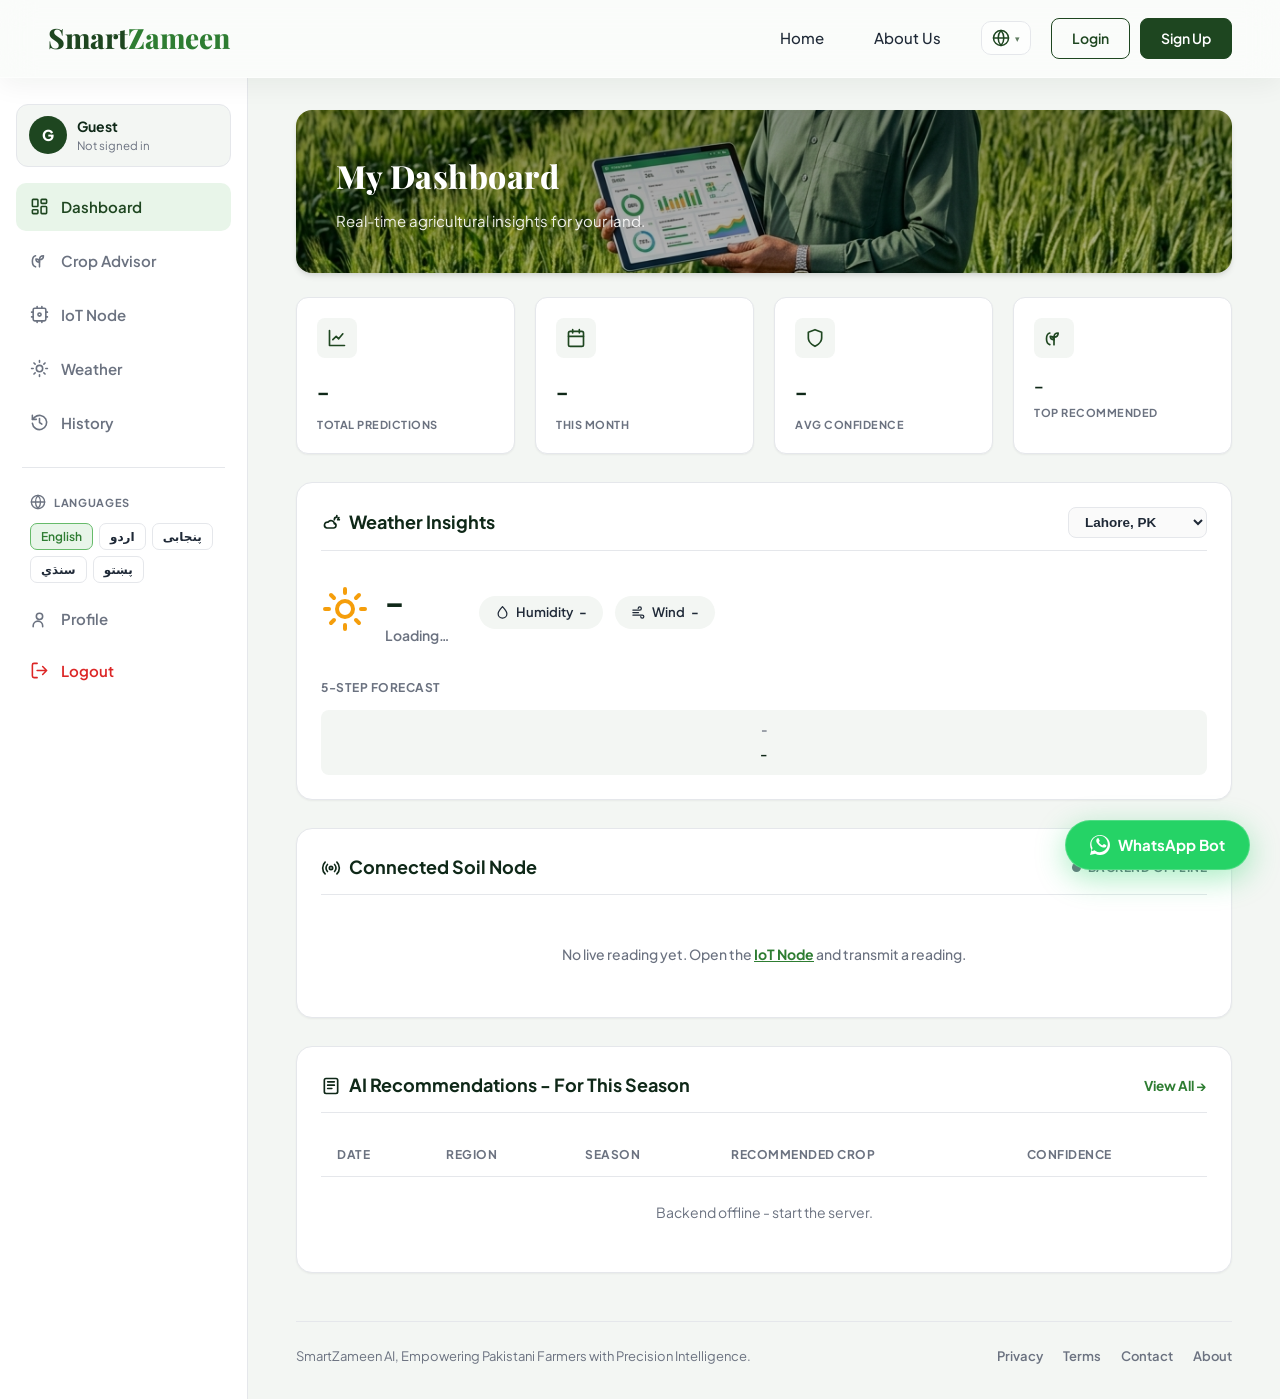
<file: frontend/dashboard.html>
<!DOCTYPE html>
<html lang="en" dir="ltr">
<head>
  <meta charset="UTF-8">
  <meta name="viewport" content="width=device-width, initial-scale=1.0">
  <title>Farmer Dashboard, SmartZameen AI</title>
  <link href="https://fonts.googleapis.com/css2?family=Plus+Jakarta+Sans:wght@300;400;500;600;700;800&family=Noto+Nastaliq+Urdu:wght@400;700&family=Playfair+Display:wght@600;700;800&display=swap" rel="stylesheet">
  <link rel="icon" type="image/svg+xml" href="assets/favicon.svg">
  <link rel="stylesheet" href="css/theme.css">
  <script src="js/config.js"></script>
  <style>
    * { margin: 0; padding: 0; box-sizing: border-box; }

    :root {
      --primary: #1e4620;
      --primary-dark: #123014;
      --primary-light: #2d5a32;
      --accent: #2e7d32;
      --accent-light: #66bb6a;
      --warning: #f59e0b;
      --dark: #0f2818;
      --text: #1f2937;
      --text-light: #6b7280;
      --bg: #ffffff;
      --bg-light: #f3f6f3;
      --border: #e5e7eb;
      --shadow-sm: 0 1px 2px 0 rgba(0, 0, 0, 0.05);
      --shadow: 0 4px 6px -1px rgba(0, 0, 0, 0.1), 0 2px 4px -1px rgba(0, 0, 0, 0.06);
      --shadow-md: 0 10px 15px -3px rgba(0, 0, 0, 0.1), 0 4px 6px -2px rgba(0, 0, 0, 0.05);
      --shadow-lg: 0 20px 25px -5px rgba(0, 0, 0, 0.1), 0 10px 10px -5px rgba(0, 0, 0, 0.04);
      --transition: all 0.3s cubic-bezier(0.4, 0, 0.2, 1);
    }

    body {
      font-family: 'Plus Jakarta Sans', sans-serif;
      background: var(--bg-light);
      color: var(--text);
      line-height: 1.6;
    }

    [dir="rtl"] {
      font-family: 'Noto Nastaliq Urdu', 'Plus Jakarta Sans', sans-serif;
    }

    .navbar {
      display: flex;
      align-items: center;
      padding: 16px 48px;
      background: var(--bg);
      border-bottom: 1px solid var(--border);
      position: sticky;
      top: 0;
      z-index: 100;
      gap: 40px;
    }

    .nav-logo {
      font-size: 28px;
      font-weight: 800;
      color: var(--primary);
      font-family: 'Playfair Display', serif;
      white-space: nowrap;
      flex-shrink: 0;
      text-decoration: none;
      flex: 1 1 0%;
    }

    .nav-logo span { color: var(--accent); }

    .nav-center {
      display: flex;
      gap: 50px;
      list-style: none;
      margin: 0;
      padding: 0;
      align-items: center;
      justify-content: flex-end;
    }

    .nav-center a {
      font-size: 15px;
      font-weight: 500;
      color: var(--text);
      text-decoration: none;
      transition: color 0.3s;
      position: relative;
    }

    .nav-center a:hover,
    .nav-center a.on {
      color: var(--accent);
      font-weight: 600;
    }

    .nav-center a::after {
      content: '';
      position: absolute;
      bottom: -4px;
      left: 0;
      width: 0;
      height: 2px;
      background: var(--accent);
      transition: width 0.3s;
    }

    .nav-center a:hover::after,
    .nav-center a.on::after { width: 100%; }

    .nav-right {
      position: relative;
      display: flex;
      align-items: center;
      gap: 20px;
      flex: 0 0 auto;
      justify-content: flex-end;
    }

    .btn-login {
      font-size: 14px; font-weight: 600; color: var(--primary);
      background: transparent; border: 1.5px solid var(--primary);
      padding: 8px 20px; border-radius: 8px; cursor: pointer;
      font-family: inherit; text-decoration: none; transition: all 0.3s;
    }
    .btn-login:hover { background: var(--primary); color: #fff; }

    .btn-signup {
      font-size: 14px; font-weight: 600; color: #fff;
      background: var(--primary); border: 1.5px solid var(--primary);
      padding: 8px 20px; border-radius: 8px; cursor: pointer;
      font-family: inherit; text-decoration: none; transition: all 0.3s;
    }
    .btn-signup:hover { background: var(--primary-light); transform: translateY(-1px); }

    .user-pill {
      display: none; align-items: center; gap: 8px;
      background: #f0f8f0; border-radius: 20px; padding: 6px 16px;
      font-size: 13px; font-weight: 600; color: var(--primary); cursor: pointer;
      border: 1px solid #c8e6c9; position: relative;
    }
    .user-pill:hover .user-dropdown { display: block; }

    .user-dropdown {
      display: none; position: absolute; top: 110%; right: 0;
      background: var(--bg); border: 1px solid var(--border);
      border-radius: 12px; box-shadow: 0 10px 30px rgba(0,0,0,0.1);
      min-width: 160px; z-index: 300; overflow: hidden;
    }
    .user-dropdown a {
      display: block; padding: 12px 18px; font-size: 14px; color: var(--text);
      text-decoration: none; transition: background 0.2s; font-weight: 500;
    }
    .user-dropdown a:hover { background: var(--bg-light); color: var(--accent); }
    .user-dropdown .logout-btn {
      width: 100%; text-align: left; background: none; border: none;
      padding: 12px 18px; font-size: 14px; color: #e53e3e;
      cursor: pointer; font-family: inherit; font-weight: 500; transition: background 0.2s;
    }
    .user-dropdown .logout-btn:hover { background: #fff5f5; }

    .lang-btn {
      font-size: 15px; font-weight: 500; color: var(--text);
      background: transparent; border: none; cursor: pointer;
      font-family: inherit; display: flex; align-items: center;
      gap: 8px; padding: 0; transition: color 0.3s;
    }
    .lang-btn:hover { color: var(--accent); }
    .lang-btn::after { content: '▼'; font-size: 10px; transition: transform 0.3s; }
    .lang-menu.active .lang-btn::after { transform: rotate(180deg); }

    .lang-menu {
      display: none; position: absolute; top: 100%; left: 50%;
      transform: translateX(-50%); background: var(--bg);
      border: 1px solid var(--border); border-radius: 12px;
      box-shadow: 0 10px 30px rgba(0,0,0,0.1); min-width: 160px;
      margin-top: 12px; z-index: 200;
    }
    .lang-menu.active { display: block; }

    .lang-option {
      display: block; width: 100%; padding: 12px 18px;
      background: none; border: none; text-align: left;
      font-size: 14px; font-weight: 500; color: var(--text);
      cursor: pointer; font-family: inherit; transition: all 0.2s;
    }
    .lang-option:hover { background: var(--bg-light); color: var(--accent); }
    .lang-option.on { background: #f0f8f0; color: var(--accent); font-weight: 600; }

    .dashboard-layout {
      display: grid;
      grid-template-columns: 260px 1fr;
      min-height: calc(100vh - 72px);
    }

    .sidebar {
      background: #ffffff;
      border-right: 1px solid var(--border);
      padding: 32px 24px;
      display: flex;
      flex-direction: column;
      justify-content: space-between;
    }

    .sidebar-menu { display: flex; flex-direction: column; gap: 8px; }

    .sidebar-item {
      display: flex; align-items: center; gap: 12px;
      padding: 12px 16px; border-radius: 10px;
      font-size: 15px; font-weight: 600; color: var(--text-light);
      text-decoration: none; transition: var(--transition);
    }
    .sidebar-item:hover,
    .sidebar-item.active { background: #e8f5e9; color: var(--primary); }

    .sidebar-icon { width: 19px; height: 19px; flex: none; }
    .stat-card-icon svg, .insights-card-title svg, .soil-node-title svg, .table-title svg { width: 20px; height: 20px; }
    .sidebar-divider { height: 1px; background: var(--border); margin: 16px 0; }

    .pro-tip-card {
      background: #fdfaf2; border: 1px solid #fceec7;
      border-radius: 12px; padding: 16px; margin-top: auto;
    }
    .pro-tip-header {
      display: flex; align-items: center; gap: 8px; color: #b45309;
      font-weight: 700; font-size: 13px; text-transform: uppercase;
      letter-spacing: 0.5px; margin-bottom: 8px;
    }
    .pro-tip-card p { font-size: 12.5px; color: #78350f; line-height: 1.5; }

    .main-content { padding: 32px 48px; overflow-y: auto; }

    .alert-strip {
      background: #fffbeb; border-left: 4px solid var(--warning);
      border-radius: 8px; padding: 14px 20px; margin-bottom: 24px;
      font-size: 14px; color: #92400e; display: flex;
      align-items: center; gap: 10px; box-shadow: var(--shadow-sm);
    }

    .dash-hero-banner {
      background-image: linear-gradient(rgba(0, 0, 0, 0.4), rgba(0, 0, 0, 0.3)), url('assets/images/farmer_dashboard.png');
      background-size: cover; background-position: center;
      border-radius: 16px; padding: 40px; color: #ffffff;
      display: flex; justify-content: space-between; align-items: center;
      margin-bottom: 24px; box-shadow: var(--shadow);
    }

    .dash-hero-info h2 {
      font-size: 32px; font-weight: 800;
      font-family: 'Playfair Display', serif;
      margin-bottom: 8px; letter-spacing: 0.5px;
    }
    .dash-hero-info p { font-size: 15px; color: rgba(255, 255, 255, 0.9); }

    .btn-new-pred {
      background: var(--warning); color: #ffffff; border: none;
      padding: 12px 24px; border-radius: 30px; font-size: 14px;
      font-weight: 700; cursor: pointer; text-decoration: none;
      transition: var(--transition); display: inline-flex;
      align-items: center; gap: 8px;
      box-shadow: 0 4px 12px rgba(245, 158, 11, 0.3);
    }
    .btn-new-pred:hover { background: #d97706; transform: translateY(-2px); }

    .stats-grid {
      display: grid; grid-template-columns: repeat(4, 1fr);
      gap: 20px; margin-bottom: 28px;
    }

    .stat-card {
      background: #ffffff; border: 1px solid var(--border);
      border-radius: 12px; padding: 20px; position: relative;
      box-shadow: var(--shadow-sm); transition: var(--transition);
    }
    .stat-card:hover { box-shadow: var(--shadow); border-color: var(--accent-light); }

    .stat-card-header {
      display: flex; justify-content: space-between;
      align-items: center; margin-bottom: 12px;
    }

    .stat-card-icon {
      font-size: 20px; width: 40px; height: 40px;
      background: var(--bg-light); border-radius: 8px;
      display: flex; align-items: center; justify-content: center;
      color: var(--primary);
    }

    .stat-badge {
      font-size: 11px; font-weight: 700;
      padding: 4px 8px; border-radius: 20px;
    }
    .stat-badge.green { background: #e8f5e9; color: #2e7d32; }
    .stat-badge.orange { background: #fff3e0; color: #e65100; }

    .stat-card-value {
      font-size: 26px; font-weight: 800; color: var(--dark);
      font-family: 'Playfair Display', serif; margin-bottom: 4px;
    }
    .stat-card-label {
      font-size: 11px; color: var(--text-light);
      text-transform: uppercase; font-weight: 700; letter-spacing: 0.5px;
    }

    .insights-grid {
      display: grid; grid-template-columns: 1fr;
      gap: 24px; margin-bottom: 28px;
    }

    .insights-card {
      background: #ffffff; border: 1px solid var(--border);
      border-radius: 16px; padding: 24px; box-shadow: var(--shadow-sm);
    }

    .insights-card-header {
      display: flex; justify-content: space-between; align-items: center;
      margin-bottom: 20px; border-bottom: 1px solid var(--border); padding-bottom: 12px;
    }

    .insights-card-title {
      font-size: 18px; font-weight: 700; color: var(--dark);
      display: flex; align-items: center; gap: 8px;
    }

    .city-select {
      padding: 6px 12px; border-radius: 8px; border: 1.5px solid var(--border);
      font-size: 13.5px; font-weight: 600; color: var(--text);
      outline: none; background: #fafafa; cursor: pointer;
    }

    .weather-main-row { display: flex; align-items: center; gap: 30px; margin-bottom: 24px; }
    .weather-icon-temp { display: flex; align-items: center; gap: 16px; }
    .weather-big-icon { font-size: 52px; }

    .weather-temp-num {
      font-size: 40px; font-weight: 800; color: var(--dark);
      font-family: 'Playfair Display', serif; line-height: 1;
    }
    .weather-desc-text { font-size: 14px; color: var(--text-light); font-weight: 600; margin-top: 4px; }

    .weather-pills-row { display: flex; gap: 12px; }

    .weather-stat-pill {
      background: var(--bg-light); border-radius: 30px; padding: 6px 16px;
      font-size: 13px; font-weight: 600; color: var(--text);
      display: flex; align-items: center; gap: 6px;
    }

    .weather-forecast-title {
      font-size: 12px; font-weight: 700; text-transform: uppercase;
      letter-spacing: 0.5px; color: var(--text-light); margin-bottom: 12px;
    }

    .weather-forecast-row { display: flex; justify-content: space-between; gap: 8px; text-align: center; }

    .forecast-day-col {
      flex: 1; background: var(--bg-light); border-radius: 8px;
      padding: 10px 4px; border: 1px solid transparent; transition: var(--transition);
    }
    .forecast-day-col:hover {
      border-color: var(--accent-light); background: #ffffff; box-shadow: var(--shadow-sm);
    }

    .fd-day { font-size: 11px; font-weight: 700; color: var(--text-light); text-transform: uppercase; }
    .fd-icon { font-size: 18px; margin: 6px 0; }
    .fd-temp { font-size: 12.5px; font-weight: 700; color: var(--dark); }

    .spotlight-card {
      position: relative;
      background-image: linear-gradient(rgba(17, 45, 27, 0.9), rgba(27, 67, 50, 0.95)), url('assets/images/farmer_dashboard.png');
      background-size: cover; background-position: center;
      border-radius: 16px; padding: 32px; color: #ffffff;
      display: flex; flex-direction: column; justify-content: space-between;
      box-shadow: var(--shadow);
    }

    .spotlight-header { display: flex; justify-content: space-between; align-items: center; }

    .spotlight-badge {
      background: var(--warning); color: #ffffff; font-size: 10px;
      font-weight: 700; padding: 4px 10px; border-radius: 4px;
      text-transform: uppercase; letter-spacing: 1px;
    }

    .spotlight-quote {
      font-size: 16px; font-weight: 500; line-height: 1.7;
      margin: 28px 0; font-style: italic; color: rgba(255, 255, 255, 0.95);
    }

    .spotlight-footer { display: flex; justify-content: space-between; align-items: center; }

    .spotlight-author { font-size: 15px; font-weight: 700; }
    .spotlight-author span {
      font-size: 12px; font-weight: 500;
      color: rgba(255, 255, 255, 0.7); display: block; margin-top: 2px;
    }

    .btn-spotlight-link {
      background: #ffffff; color: var(--primary); text-decoration: none;
      padding: 8px 18px; border-radius: 30px; font-size: 12.5px;
      font-weight: 700; transition: var(--transition);
    }
    .btn-spotlight-link:hover { background: var(--warning); color: #ffffff; }

    /* ---------- Connected Soil Node (live IoT tile) ---------- */
    .soil-node-card {
      background: #ffffff; border: 1px solid var(--border);
      border-radius: 16px; padding: 24px; box-shadow: var(--shadow-sm);
      margin-bottom: 28px;
    }
    .soil-node-header {
      display: flex; justify-content: space-between; align-items: center;
      margin-bottom: 20px; border-bottom: 1px solid var(--border); padding-bottom: 12px;
    }
    .soil-node-title {
      font-size: 18px; font-weight: 700; color: var(--dark);
      display: flex; align-items: center; gap: 8px;
    }
    .soil-node-live {
      display: flex; align-items: center; gap: 7px;
      font-size: 12px; font-weight: 700; text-transform: uppercase;
      letter-spacing: 0.5px; color: var(--text-light);
    }
    .soil-node-live .live-dot {
      width: 9px; height: 9px; border-radius: 50%; background: var(--text-light);
    }
    .soil-node-live.on { color: var(--accent); }
    .soil-node-live.on .live-dot {
      background: var(--accent-light);
      box-shadow: 0 0 0 0 rgba(102, 187, 106, 0.6);
      animation: soilPulse 1.8s infinite;
    }
    @keyframes soilPulse {
      0% { box-shadow: 0 0 0 0 rgba(102, 187, 106, 0.5); }
      70% { box-shadow: 0 0 0 7px rgba(102, 187, 106, 0); }
      100% { box-shadow: 0 0 0 0 rgba(102, 187, 106, 0); }
    }
    .soil-node-meta {
      display: flex; flex-wrap: wrap; gap: 10px; margin-bottom: 18px;
    }
    .soil-node-pill {
      background: var(--bg-light); border-radius: 30px; padding: 6px 16px;
      font-size: 13px; font-weight: 600; color: var(--text);
      display: flex; align-items: center; gap: 6px;
    }
    .soil-node-pill strong { color: var(--dark); }
    .soil-node-pill .src-hw { color: var(--accent); }
    .soil-node-grid {
      display: grid; grid-template-columns: repeat(6, 1fr); gap: 12px;
    }
    .soil-metric {
      background: var(--bg-light); border: 1px solid transparent;
      border-radius: 12px; padding: 14px 10px; text-align: center;
      transition: var(--transition);
    }
    .soil-metric:hover { border-color: var(--accent-light); background: #ffffff; box-shadow: var(--shadow-sm); }
    .soil-metric-label {
      font-size: 11px; font-weight: 700; color: var(--text-light);
      text-transform: uppercase; letter-spacing: 0.5px;
    }
    .soil-metric-value {
      font-size: 22px; font-weight: 800; color: var(--dark);
      font-family: 'Playfair Display', serif; line-height: 1.2; margin-top: 4px;
    }
    .soil-metric-unit { font-size: 11px; font-weight: 600; color: var(--text-light); }
    .soil-node-crop {
      margin-top: 18px; background: linear-gradient(135deg, var(--primary), var(--primary-light));
      border-radius: 12px; padding: 16px 20px; color: #fff;
      display: flex; align-items: center; justify-content: space-between; gap: 12px;
    }
    .soil-node-crop .crop-label {
      font-size: 12px; font-weight: 700; text-transform: uppercase;
      letter-spacing: 0.5px; color: rgba(255,255,255,0.8);
    }
    .soil-node-crop .crop-value { font-size: 22px; font-weight: 800; text-transform: capitalize; }
    .soil-node-empty {
      text-align: center; padding: 28px 10px; color: var(--text-light);
      font-size: 14px; font-weight: 500;
    }
    @media (max-width: 900px) { .soil-node-grid { grid-template-columns: repeat(3, 1fr); } }
    @media (max-width: 560px) { .soil-node-grid { grid-template-columns: repeat(2, 1fr); } }

    .table-card {
      background: #ffffff; border: 1px solid var(--border);
      border-radius: 16px; padding: 24px; box-shadow: var(--shadow-sm);
    }

    .table-header-row {
      display: flex; justify-content: space-between; align-items: center;
      margin-bottom: 20px; border-bottom: 1px solid var(--border); padding-bottom: 12px;
    }

    .table-title {
      font-size: 18px; font-weight: 700; color: var(--dark);
      display: flex; align-items: center; gap: 8px;
    }

    .table-view-all {
      font-size: 13.5px; font-weight: 700; color: var(--accent);
      text-decoration: none; transition: var(--transition);
    }
    .table-view-all:hover { color: var(--primary-light); }

    .pred-table { width: 100%; border-collapse: collapse; text-align: left; }

    .pred-table th {
      font-size: 12px; color: var(--text-light); text-transform: uppercase;
      font-weight: 700; letter-spacing: 0.5px; padding: 12px 16px;
      border-bottom: 1px solid var(--border);
    }

    .pred-table td {
      padding: 16px; border-bottom: 1px solid var(--border);
      font-size: 14px; color: var(--text);
    }

    .pred-table tr:last-child td { border-bottom: none; }
    .pred-table td.crop-cell { font-weight: 700; color: var(--primary); }

    .season-pill {
      font-size: 11px; font-weight: 700; padding: 4px 10px;
      border-radius: 4px; text-transform: uppercase;
    }
    .season-pill.rabi { background: #e8f5e9; color: #2e7d32; }
    .season-pill.kharif { background: #fff3e0; color: #e65100; }

    .progress-container { display: flex; align-items: center; gap: 10px; }

    .progress-bar-bg {
      flex: 1; height: 6px; background: #f3f4f6;
      border-radius: 10px; overflow: hidden; max-width: 120px;
    }

    .progress-bar-fill { height: 100%; background: var(--accent); border-radius: 10px; }
    .progress-val { font-weight: 700; font-size: 13px; color: var(--dark); }

    .footer-bar {
      margin-top: 48px; border-top: 1px solid var(--border);
      padding: 24px 0 0; display: flex; justify-content: space-between;
      align-items: center; font-size: 13px; color: var(--text-light);
    }

    .footer-links { display: flex; gap: 20px; }
    .footer-links a {
      color: var(--text-light); text-decoration: none;
      font-weight: 600; transition: var(--transition);
    }
    .footer-links a:hover { color: var(--accent); }

    @media (max-width: 1100px) {
      .stats-grid { grid-template-columns: repeat(2, 1fr); }
      .insights-grid { grid-template-columns: 1fr; }
    }

    @media (max-width: 950px) {
      .dashboard-layout { grid-template-columns: 1fr; }
      .sidebar { display: none; }
    }

    @media (max-width: 768px) {
      .navbar { padding: 12px 24px; flex-wrap: wrap; gap: 20px; }
      .nav-logo { font-size: 20px; flex: none; }
      .nav-center { flex-basis: 100%; justify-content: center; gap: 20px; font-size: 13px; display: flex; }
      .nav-right { flex: none; margin-left: auto; }
      .main-content { padding: 24px 16px; }
      .dash-hero-banner { flex-direction: column; gap: 20px; text-align: center; align-items: center; }
      .stats-grid { grid-template-columns: 1fr; }
      .pred-table th:nth-child(2), .pred-table td:nth-child(2),
      .pred-table th:nth-child(3), .pred-table td:nth-child(3) { display: none; }
      .footer-bar { flex-direction: column; gap: 12px; text-align: center; }
    }

    .whatsapp-float {
      position: fixed; bottom: 30px; right: 30px;
      background: #25d366; color: white; border-radius: 50px;
      padding: 12px 24px; font-size: 15px; font-weight: 700;
      display: flex; align-items: center; gap: 8px;
      text-decoration: none; box-shadow: 0 8px 30px rgba(37, 211, 102, 0.4);
      transition: all 0.3s cubic-bezier(0.4, 0, 0.2, 1);
      z-index: 9999; border: 1px solid rgba(255, 255, 255, 0.2);
    }
    .whatsapp-float:hover {
      background: #20ba5a; transform: translateY(-3px) scale(1.05);
      box-shadow: 0 12px 35px rgba(37, 211, 102, 0.5);
    }
    .whatsapp-float .whatsapp-icon-svg { width: 20px; height: 20px; }
  </style>
</head>
<body data-app="dashboard">

  <nav class="navbar">
    <a href="index.html" class="nav-logo">Smart<span id="app-name">Zameen</span></a>
    <div class="nav-center">
      <a href="index.html" id="t-home">Home</a>
      <a href="index.html#about" id="nav-about" class="nav-guest">About Us</a>
      <a href="dashboard.html" id="t-dash" class="nav-auth on">Dashboard</a>
      <button class="lang-btn" id="langToggle">Languages</button>
      <div class="lang-menu" id="langMenu">
        <button class="lang-option on" onclick="setLang('en', this)">English</button>
        <button class="lang-option" onclick="setLang('ur', this)">اردو</button>
        <button class="lang-option" onclick="setLang('pa', this)">پنجابی</button>
        <button class="lang-option" onclick="setLang('sd', this)">سنڌي</button>
        <button class="lang-option" onclick="setLang('ps', this)">پښتو</button>
      </div>
    </div>
    <div class="nav-right">
      <div id="auth-buttons" style="display:flex;gap:10px;align-items:center;">
        <a href="login.html" class="btn-login" data-i18n="nav_login">Login</a>
        <a href="signup.html" class="btn-signup" data-i18n="nav_signup">Sign Up</a>
      </div>
      <div class="user-pill" id="user-pill">
        <svg width="16" height="16" viewBox="0 0 24 24" fill="none" stroke="currentColor" stroke-width="2" stroke-linecap="round" stroke-linejoin="round"><circle cx="12" cy="8" r="4"/><path d="M4 21v-1a6 6 0 0 1 12 0v1"/></svg>
        <span id="user-name-display">User</span>
        <span style="font-size:10px;color:#666">▼</span>
        <div class="user-dropdown">
          <a href="dashboard.html" data-i18n="dash">Dashboard</a>
          <a href="ai-agent.html" data-i18n="nav_advisor">Crop Advisor</a>
          <button class="logout-btn" onclick="logout()" data-i18n="logout">Logout</button>
        </div>
      </div>
    </div>
  </nav>

  <div class="app-layout">

    <aside class="app-sidebar" id="sz-sidebar"></aside>

    <main class="main-content">

      <div class="dash-hero-banner">
        <div class="dash-hero-info">
          <h2 id="dash-title">Farmer Dashboard</h2>
          <p id="dash-subtitle" data-i18n="dash_subtitle">Real-time agricultural insights for your land.</p>
        </div>
      </div>

      <div class="stats-grid">
        <div class="stat-card">
          <div class="stat-card-header">
            <span class="stat-card-icon"><svg viewBox="0 0 24 24" fill="none" stroke="currentColor" stroke-width="2" stroke-linecap="round" stroke-linejoin="round"><path d="M3 3v18h18"/><path d="M7 14l4-4 3 3 5-6"/></svg></span>
          </div>
          <div class="stat-card-value" id="stat-total">-</div>
          <div class="stat-card-label" id="total-predictions" data-i18n="stat_total">Total Predictions</div>
        </div>
        <div class="stat-card">
          <div class="stat-card-header">
            <span class="stat-card-icon"><svg viewBox="0 0 24 24" fill="none" stroke="currentColor" stroke-width="2" stroke-linecap="round" stroke-linejoin="round"><rect x="3" y="4" width="18" height="18" rx="2"/><path d="M16 2v4M8 2v4M3 10h18"/></svg></span>
          </div>
          <div class="stat-card-value" id="stat-month">-</div>
          <div class="stat-card-label" id="this-month" data-i18n="stat_month">This Month</div>
        </div>
        <div class="stat-card">
          <div class="stat-card-header">
            <span class="stat-card-icon"><svg viewBox="0 0 24 24" fill="none" stroke="currentColor" stroke-width="2" stroke-linecap="round" stroke-linejoin="round"><path d="M12 22s8-4 8-10V5l-8-3-8 3v7c0 6 8 10 8 10z"/></svg></span>
          </div>
          <div class="stat-card-value" id="stat-conf">-</div>
          <div class="stat-card-label" id="avg-confidence" data-i18n="stat_avg_conf">Avg Confidence</div>
        </div>
        <div class="stat-card">
          <div class="stat-card-header">
            <span class="stat-card-icon"><svg viewBox="0 0 24 24" fill="none" stroke="currentColor" stroke-width="2" stroke-linecap="round" stroke-linejoin="round"><path d="M7 20s-4-1-4-7 4-7 4-7M12 20v-9"/><path d="M12 11c0-3 2-5 5-5 0 3-2 5-5 5zM12 14c0-2.5-2-4-4.5-4 0 2.5 2 4 4.5 4z"/></svg></span>
          </div>
          <div class="stat-card-value" style="font-size: 20px; line-height: 1.5; font-weight: 700;" id="stat-top">-</div>
          <div class="stat-card-label" id="top-recommended" data-i18n="stat_top_rec">Top Recommended</div>
        </div>
      </div>

      <div class="insights-grid">

        <div class="insights-card">
          <div class="insights-card-header">
            <div class="insights-card-title">
              <svg viewBox="0 0 24 24" fill="none" stroke="currentColor" stroke-width="2" stroke-linecap="round" stroke-linejoin="round"><path d="M16 13a4 4 0 0 0-7.4-2A3.5 3.5 0 1 0 7 18h8a3 3 0 0 0 1-5.83"/><path d="M16 8a3 3 0 0 1 3-3M19 5V3M22 8h-2M21.5 5.5l-1 1"/></svg> <span id="today-weather">Weather Insights</span>
            </div>
            <select class="city-select" id="city-select">
              <option value="multan">Multan, PK</option>
              <option value="lahore" selected>Lahore, PK</option>
              <option value="karachi">Karachi, PK</option>
              <option value="islamabad">Islamabad, PK</option>
              <option value="peshawar">Peshawar, PK</option>
              <option value="quetta">Quetta, PK</option>
            </select>
          </div>

          <div class="weather-main-row">
            <div class="weather-icon-temp">
              <span class="weather-big-icon" id="weather-icon"><svg width="48" height="48" viewBox="0 0 24 24" fill="none" stroke="#f59e0b" stroke-width="2" stroke-linecap="round" stroke-linejoin="round"><circle cx="12" cy="12" r="4"/><path d="M12 2v2M12 20v2M2 12h2M20 12h2M5 5l1.5 1.5M17.5 17.5L19 19M19 5l-1.5 1.5M6.5 17.5L5 19"/></svg></span>
              <div>
                <div class="weather-temp-num" id="weather-temp">-</div>
                <div class="weather-desc-text" id="weather-desc">Loading…</div>
              </div>
            </div>
            <div class="weather-pills-row">
              <div class="weather-stat-pill">
                <svg width="15" height="15" viewBox="0 0 24 24" fill="none" stroke="currentColor" stroke-width="2" stroke-linecap="round" stroke-linejoin="round"><path d="M12 2.5S5 10 5 14a7 7 0 0 0 14 0c0-4-7-11.5-7-11.5z"/></svg> <span id="weather-humidity">Humidity</span> <strong id="weather-humid">-</strong>
              </div>
              <div class="weather-stat-pill">
                <svg width="15" height="15" viewBox="0 0 24 24" fill="none" stroke="currentColor" stroke-width="2" stroke-linecap="round" stroke-linejoin="round"><path d="M3 8h11a2.5 2.5 0 1 0-2.5-2.5M3 16h15a2.5 2.5 0 1 1-2.5 2.5M3 12h9"/></svg> <span id="weather-wind">Wind</span> <strong id="weather-wind-speed">-</strong>
              </div>
            </div>
          </div>

          <div class="weather-forecast-title" data-i18n="forecast_5step">5-Step Forecast</div>
          <div class="weather-forecast-row" id="forecast-row">
            <div class="forecast-day-col"><div class="fd-day">-</div><div class="fd-icon"></div><div class="fd-temp">-</div></div>
          </div>
        </div>

      </div>

      <div class="soil-node-card">
        <div class="soil-node-header">
          <div class="soil-node-title">
            <svg viewBox="0 0 24 24" fill="none" stroke="currentColor" stroke-width="2" stroke-linecap="round" stroke-linejoin="round"><path d="M4.93 4.93a10 10 0 0 0 0 14.14M19.07 4.93a10 10 0 0 1 0 14.14M7.76 7.76a6 6 0 0 0 0 8.48M16.24 7.76a6 6 0 0 1 0 8.48"/><circle cx="12" cy="12" r="2"/></svg> <span data-i18n="soil_node_title">Connected Soil Node</span>
          </div>
          <div class="soil-node-live" id="soil-live">
            <span class="live-dot"></span><span id="soil-live-text">Waiting for node…</span>
          </div>
        </div>

        <div id="soil-node-body">
          <div class="soil-node-empty" id="soil-node-empty" data-i18n-html="soil_empty_html">
            No live reading yet. Open the
            <a href="crop-advisor.html" style="color:var(--accent);font-weight:700;">IoT Node</a>
            and transmit a reading.
          </div>

          <div id="soil-node-data" style="display:none;">
            <div class="soil-node-meta">
              <div class="soil-node-pill"><span data-i18n="meta_node">Node</span> <strong id="soil-node-id">-</strong></div>
              <div class="soil-node-pill"><span data-i18n="meta_source">Source</span> <strong id="soil-source">-</strong></div>
              <div class="soil-node-pill"><span data-i18n="label_region">Region</span> <strong id="soil-region">-</strong></div>
              <div class="soil-node-pill"><span data-i18n="label_season">Season</span> <strong id="soil-season">-</strong></div>
              <div class="soil-node-pill"><span data-i18n="meta_updated">Updated</span> <strong id="soil-updated">-</strong></div>
            </div>

            <div class="soil-node-grid">
              <div class="soil-metric">
                <div class="soil-metric-label" data-i18n="soil_nitrogen">Nitrogen</div>
                <div class="soil-metric-value" id="soil-n">-</div>
                <div class="soil-metric-unit">mg/kg</div>
              </div>
              <div class="soil-metric">
                <div class="soil-metric-label" data-i18n="soil_phosphorus">Phosphorus</div>
                <div class="soil-metric-value" id="soil-p">-</div>
                <div class="soil-metric-unit">mg/kg</div>
              </div>
              <div class="soil-metric">
                <div class="soil-metric-label" data-i18n="soil_potassium">Potassium</div>
                <div class="soil-metric-value" id="soil-k">-</div>
                <div class="soil-metric-unit">mg/kg</div>
              </div>
              <div class="soil-metric">
                <div class="soil-metric-label" data-i18n="soil_ph">pH</div>
                <div class="soil-metric-value" id="soil-ph">-</div>
                <div class="soil-metric-unit">level</div>
              </div>
              <div class="soil-metric">
                <div class="soil-metric-label" data-i18n="soil_temp_label">Temp</div>
                <div class="soil-metric-value" id="soil-temp">-</div>
                <div class="soil-metric-unit">°C</div>
              </div>
              <div class="soil-metric">
                <div class="soil-metric-label" data-i18n="soil_moisture_label">Moisture</div>
                <div class="soil-metric-value" id="soil-moisture">-</div>
                <div class="soil-metric-unit">%</div>
              </div>
            </div>

            <div class="soil-node-crop" id="soil-crop-row" style="display:none;">
              <div>
                <div class="crop-label" data-i18n="soil_ai_crop">AI Suggested Crop (from live soil)</div>
                <div class="crop-value" id="soil-crop">-</div>
              </div>
              <svg width="30" height="30" viewBox="0 0 24 24" fill="none" stroke="#ffffff" stroke-width="2" stroke-linecap="round" stroke-linejoin="round"><path d="M7 20s-4-1-4-7 4-7 4-7M12 20v-9"/><path d="M12 11c0-3 2-5 5-5 0 3-2 5-5 5zM12 14c0-2.5-2-4-4.5-4 0 2.5 2 4 4.5 4z"/></svg>
            </div>
          </div>
        </div>
      </div>

      <div class="table-card">
        <div class="table-header-row">
          <div class="table-title">
            <svg viewBox="0 0 24 24" fill="none" stroke="currentColor" stroke-width="2" stroke-linecap="round" stroke-linejoin="round"><rect x="4" y="3" width="16" height="18" rx="2"/><path d="M8 7h8M8 11h8M8 15h5"/></svg> <span id="ai-recommendation" data-i18n="recent_predictions">Recent Predictions</span>
          </div>
          <a href="#" class="table-view-all"><span data-i18n="view_all">View All</span> &rarr;</a>
        </div>
        <table class="pred-table">
          <thead>
            <tr>
              <th data-i18n="th_date">Date</th>
              <th data-i18n="th_region">Region</th>
              <th data-i18n="th_season">Season</th>
              <th data-i18n="th_reco_crop">Recommended Crop</th>
              <th data-i18n="th_confidence">Confidence</th>
            </tr>
          </thead>
          <tbody id="recent-pred-body">
            <tr><td colspan="5" style="text-align:center;color:var(--text-light);padding:24px;">Loading…</td></tr>
          </tbody>
        </table>
      </div>

      <footer class="footer-bar">
        <div>SmartZameen AI, Empowering Pakistani Farmers with Precision Intelligence.</div>
        <div class="footer-links">
          <a href="#">Privacy</a>
          <a href="#">Terms</a>
          <a href="#">Contact</a>
          <a href="#">About</a>
        </div>
      </footer>

    </main>
  </div>

  <script>
    // Language switcher toggle is wired centrally in js/lang.js (delegated).

    document.addEventListener('DOMContentLoaded', () => {
      const citySelect = document.getElementById('city-select');
      if (citySelect) {
        citySelect.addEventListener('change', function() {
          const weatherCitySpan = document.getElementById('weather-city');
          if (weatherCitySpan) {
            weatherCitySpan.textContent = this.value.charAt(0).toUpperCase() + this.value.slice(1);
          }
        });
      }
    });

    // ===== Connected Soil Node - live polling of /api/sensor-latest =====
    (function () {
      const POLL_MS = 3000;
      const liveEl  = document.getElementById('soil-live');
      const liveTxt = document.getElementById('soil-live-text');
      const emptyEl = document.getElementById('soil-node-empty');
      const dataEl  = document.getElementById('soil-node-data');
      const cropRow = document.getElementById('soil-crop-row');

      const fmt = (v, d = 1) =>
        (v === undefined || v === null || v === -1 || isNaN(v)) ? '-' : Number(v).toFixed(d).replace(/\.0$/, '');

      function setText(id, val) { const el = document.getElementById(id); if (el) el.textContent = val; }

      async function poll() {
        try {
          const res = await fetch((window.SZ_API || '') + '/api/sensor-latest', { cache: 'no-store' });
          const json = await res.json();
          const r = json && json.reading;

          if (!r) {
            liveEl.classList.remove('on');
            liveTxt.textContent = 'Waiting for node…';
            emptyEl.style.display = '';
            dataEl.style.display = 'none';
            return;
          }

          liveEl.classList.add('on');
          liveTxt.textContent = 'Live';
          emptyEl.style.display = 'none';
          dataEl.style.display = '';

          setText('soil-node-id', r.node_id || '-');
          const srcEl = document.getElementById('soil-source');
          srcEl.textContent = r.source === 'hardware' ? 'Hardware' : 'Simulator';
          srcEl.className = r.source === 'hardware' ? 'src-hw' : '';
          setText('soil-region', r.region || '-');
          setText('soil-season', r.season || '-');

          setText('soil-n', fmt(r.nitrogen, 0));
          setText('soil-p', fmt(r.phosphorus, 0));
          setText('soil-k', fmt(r.potassium, 0));
          setText('soil-ph', fmt(r.ph, 1));
          setText('soil-temp', fmt(r.temperature, 1));
          setText('soil-moisture', r.moisture === -1 ? '-' : fmt(r.moisture, 0));

          if (r.received_at) {
            const d = new Date(r.received_at);
            setText('soil-updated', isNaN(d) ? '-' : d.toLocaleTimeString('en-GB'));
          }

          if (r.predicted_crop) {
            cropRow.style.display = '';
            setText('soil-crop', r.predicted_crop);
          } else {
            cropRow.style.display = 'none';
          }
        } catch (e) {
          liveEl.classList.remove('on');
          liveTxt.textContent = 'Backend offline';
        }
      }

      poll();
      setInterval(poll, POLL_MS);
    })();
  </script>

  <script src="js/lang.js"></script>
  <script src="js/main.js"></script>
  <script src="js/sidebar.js"></script>

  <!-- ===== Real dashboard data (stats + recent predictions + forecast) ===== -->
  <script>
  (function () {
    const setTxt = (id, v) => { const e = document.getElementById(id); if (e) e.textContent = v; };
    const cap = s => s ? s.charAt(0).toUpperCase() + s.slice(1) : s;

    // --- real stats + recent predictions from the DB ---
    fetch((window.SZ_API || '') + '/api/dashboard-summary').then(r => r.json()).then(d => {
      if (!d.success) return;
      const s = d.stats || {};
      setTxt('stat-total', s.total != null ? Number(s.total).toLocaleString() : '0');
      setTxt('stat-month', s.this_month != null ? s.this_month : '0');
      setTxt('stat-conf',  s.avg_confidence ? s.avg_confidence + '%' : '-');
      setTxt('stat-top',   s.top_crop ? cap(s.top_crop) + (s.top_crop_urdu ? ' (' + s.top_crop_urdu + ')' : '') : '-');
      renderRecent(d.recent || []);
    }).catch(() => {
      const b = document.getElementById('recent-pred-body');
      if (b) b.innerHTML = '<tr><td colspan="5" style="text-align:center;color:var(--text-light);padding:24px;">Backend offline - start the server.</td></tr>';
    });

    function renderRecent(rows) {
      const b = document.getElementById('recent-pred-body');
      if (!b) return;
      if (!rows.length) {
        b.innerHTML = '<tr><td colspan="5" style="text-align:center;color:var(--text-light);padding:24px;">No predictions yet - make your first one in <a href="crop-advisor.html" style="color:var(--accent);font-weight:700;">IoT Node</a>.</td></tr>';
        return;
      }
      b.innerHTML = rows.map(r => {
        const date = r.created_at ? new Date(r.created_at.replace(' ', 'T') + 'Z').toLocaleDateString('en-GB', { day: '2-digit', month: 'short', year: 'numeric' }) : '-';
        const seasonCls = (r.season || '').toLowerCase() === 'kharif' ? 'kharif' : 'rabi';
        const conf = r.confidence || 0;
        const barColor = conf < 80 ? 'background:var(--warning);' : '';
        return `<tr><td>${date}</td><td>${r.region || '-'}</td>`
          + `<td><span class="season-pill ${seasonCls}">${cap(r.season || '')}</span></td>`
          + `<td class="crop-cell">${cap(r.predicted_crop || '-')}${r.urdu ? ' (' + r.urdu + ')' : ''}</td>`
          + `<td><div class="progress-container"><div class="progress-bar-bg"><div class="progress-bar-fill" style="width:${conf}%;${barColor}"></div></div><span class="progress-val">${conf}%</span></div></td></tr>`;
      }).join('');
    }

    // --- real 5-step forecast (stays blank if the weather key is missing) ---
    function loadForecast(city) {
      fetch((window.SZ_API || '') + '/api/weather/forecast?city=' + city).then(r => r.json()).then(d => {
        const row = document.getElementById('forecast-row');
        if (!row || !d.forecast) return;
        const SUN='<svg width="24" height="24" viewBox="0 0 24 24" fill="none" stroke="#f59e0b" stroke-width="2" stroke-linecap="round" stroke-linejoin="round"><circle cx="12" cy="12" r="4"/><path d="M12 2v2M12 20v2M2 12h2M20 12h2M5 5l1.5 1.5M17.5 17.5L19 19M19 5l-1.5 1.5M6.5 17.5L5 19"/></svg>';
        const CLOUD='<svg width="24" height="24" viewBox="0 0 24 24" fill="none" stroke="#6b7280" stroke-width="2" stroke-linecap="round" stroke-linejoin="round"><path d="M17.5 19a4.5 4.5 0 0 0 0-9 6 6 0 0 0-11.5 2A4 4 0 0 0 6 19z"/></svg>';
        const RAIN='<svg width="24" height="24" viewBox="0 0 24 24" fill="none" stroke="#2563eb" stroke-width="2" stroke-linecap="round" stroke-linejoin="round"><path d="M17.5 16a4.5 4.5 0 0 0 0-9 6 6 0 0 0-11.5 2A4 4 0 0 0 6 16"/><path d="M8 19l-1 2M12 19l-1 2M16 19l-1 2"/></svg>';
        const ic = desc => /rain|baar|بارش/i.test(desc) ? RAIN : /cloud|abr|بادل/i.test(desc) ? CLOUD : SUN;
        row.innerHTML = d.forecast.map(f => {
          let label = f.time;
          if (/\d{4}-\d{2}-\d{2}/.test(f.time)) label = new Date(f.time.replace(' ', 'T')).toLocaleDateString('en-GB', { weekday: 'short' });
          return `<div class="forecast-day-col"><div class="fd-day">${label}</div><div class="fd-icon">${ic(f.description || '')}</div><div class="fd-temp">${f.temperature}°</div></div>`;
        }).join('');
      }).catch(() => {});
    }
    const cs = document.getElementById('city-select');
    loadForecast(cs ? cs.value : 'lahore');
    if (cs) cs.addEventListener('change', () => loadForecast(cs.value));
  })();
  </script>

  <a href="https://wa.me/14155238886?text=hello" target="_blank" class="whatsapp-float" title="Chat with WhatsApp AI Bot">
    <svg xmlns="http://www.w3.org/2000/svg" width="20" height="20" viewBox="0 0 24 24" fill="currentColor" class="whatsapp-icon-svg" style="flex-shrink:0;">
      <path d="M.057 24l1.687-6.163c-1.041-1.804-1.588-3.849-1.587-5.946C.06 5.348 5.397.01 12.008.01c3.202.001 6.212 1.246 8.477 3.513 2.266 2.268 3.507 5.28 3.505 8.484-.004 6.657-5.34 11.997-11.953 11.997-2.005-.001-3.973-.502-5.717-1.458L0 24zm6.59-4.846c1.6.95 3.188 1.449 4.825 1.451 5.436 0 9.86-4.42 9.864-9.858.002-2.634-1.01-5.11-2.85-6.953C16.646 1.952 14.177.95 11.545.95 6.11.95 1.687 5.37 1.683 10.81c-.001 1.73.454 3.42 1.316 4.925l-.994 3.635 3.72-.975zm12.353-7.25c-.297-.149-1.758-.867-2.03-.967-.273-.099-.471-.148-.67.15-.197.297-.767.966-.94 1.164-.173.199-.347.223-.644.075-.297-.15-1.255-.463-2.39-1.475-.883-.788-1.48-1.761-1.653-2.059-.173-.297-.018-.458.13-.606.134-.133.298-.347.446-.52.149-.174.198-.298.298-.497.099-.198.05-.371-.025-.52-.075-.149-.669-1.612-.916-2.207-.242-.579-.487-.5-.669-.51-.173-.008-.371-.01-.57-.01-.198 0-.52.074-.792.372-.272.297-1.04 1.016-1.04 2.479 0 1.462 1.065 2.875 1.213 3.074.149.198 2.096 3.2 5.077 4.487.709.306 1.262.489 1.694.625.712.227 1.36.195 1.871.118.571-.085 1.758-.719 2.006-1.413.248-.694.248-1.289.173-1.413-.074-.124-.272-.198-.57-.347z"/>
    </svg>
    <span class="whatsapp-text">WhatsApp Bot</span>
  </a>

</body>
</html>
</file>
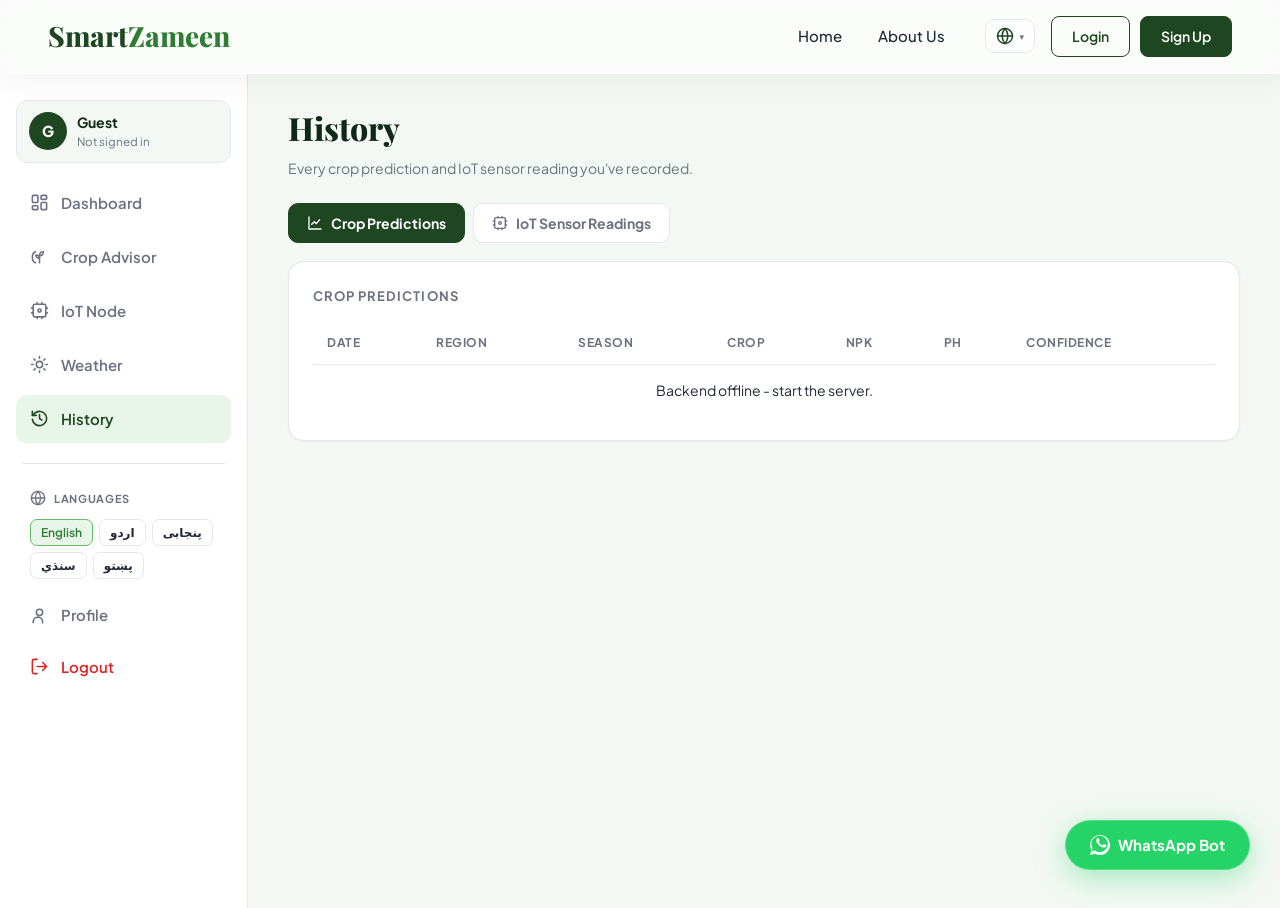
<file: frontend/history.html>
<!DOCTYPE html>
<html lang="en" dir="ltr">
<head>
  <meta charset="UTF-8">
  <meta name="viewport" content="width=device-width, initial-scale=1.0">
  <title>History - SmartZameen AI</title>
  <link rel="icon" type="image/svg+xml" href="assets/favicon.svg">
  <link rel="stylesheet" href="css/theme.css">
  <script src="js/config.js"></script>
  <style>
    .hs-wrap { max-width: 1100px; margin: 0 auto; padding: 28px clamp(16px,4vw,40px) 60px; }
    .hs-head h1 { font-family:var(--font-serif); font-size:clamp(24px,4vw,32px); font-weight:800; color:var(--dark); }
    .hs-head p { color:var(--text-light); font-size:14px; margin:4px 0 24px; }
    .hs-tabs { display:flex; gap:8px; margin-bottom:18px; flex-wrap:wrap; }
    .hs-tab { font:700 14px var(--font-sans); cursor:pointer; color:var(--text-light); background:#fff; border:1px solid var(--border); padding:10px 18px; border-radius:10px; display:inline-flex; align-items:center; gap:8px; transition:var(--transition); }
    .hs-tab svg { width:16px; height:16px; }
    .hs-tab:hover { color:var(--accent); border-color:var(--accent-light); }
    .hs-tab.active { background:var(--primary); color:#fff; border-color:var(--primary); }
    .hs-panel { display:none; } .hs-panel.active { display:block; }
    .hs-card-h { font-size:13px; font-weight:700; text-transform:uppercase; letter-spacing:.08em; color:var(--text-light); margin-bottom:14px; }
    .tbl-scroll { overflow-x:auto; }
    table.hs { width:100%; border-collapse:collapse; text-align:left; min-width:560px; }
    table.hs th { font-size:12px; color:var(--text-light); text-transform:uppercase; font-weight:700; letter-spacing:.5px; padding:12px 14px; border-bottom:1px solid var(--border); white-space:nowrap; }
    table.hs td { padding:14px; border-bottom:1px solid var(--border); font-size:14px; color:var(--text); white-space:nowrap; }
    table.hs tr:last-child td { border-bottom:none; }
    .crop-cell { font-weight:700; color:var(--primary); text-transform:capitalize; }
    .season-pill { font-size:11px; font-weight:700; padding:4px 10px; border-radius:4px; text-transform:uppercase; }
    .season-pill.rabi { background:var(--accent-soft); color:var(--accent); }
    .season-pill.kharif { background:#fff3e0; color:#e65100; }
    .src-tag { font-size:11px; font-weight:700; padding:3px 9px; border-radius:20px; }
    .src-tag.hw { background:var(--accent-soft); color:var(--accent); }
    .src-tag.sim { background:#eef2f7; color:#475569; }
    .conf { display:flex; align-items:center; gap:8px; }
    .conf .bar { width:80px; height:6px; background:var(--bg-light); border:1px solid var(--border); border-radius:5px; overflow:hidden; }
    .conf .bar i { display:block; height:100%; background:var(--accent); }
    .hs-empty { text-align:center; color:var(--text-light); padding:40px 16px; font-size:14px; }
    .hs-empty a { color:var(--accent); font-weight:700; }
  </style>
</head>
<body data-app="history">
  <nav class="navbar">
    <a href="index.html" class="nav-logo">Smart<span id="app-name">Zameen</span></a>
    <div class="nav-center">
      <a href="index.html" id="t-home">Home</a>
      <a href="index.html#about" id="nav-about" class="nav-guest">About Us</a>
      <a href="dashboard.html" id="t-dash" class="nav-auth on">Dashboard</a>
      <button class="lang-btn" id="langToggle">Languages</button>
      <div class="lang-menu" id="langMenu">
        <button class="lang-option on" onclick="setLang('en', this)">English</button>
        <button class="lang-option" onclick="setLang('ur', this)">اردو</button>
        <button class="lang-option" onclick="setLang('pa', this)">پنجابی</button>
        <button class="lang-option" onclick="setLang('sd', this)">سنڌي</button>
        <button class="lang-option" onclick="setLang('ps', this)">پښتو</button>
      </div>
    </div>
    <div class="nav-right">
      <div id="auth-buttons" style="display:flex;gap:10px;align-items:center;">
        <a href="login.html" class="btn-login" data-i18n="nav_login">Login</a>
        <a href="signup.html" class="btn-signup" data-i18n="nav_signup">Sign Up</a>
      </div>
      <div class="user-pill" id="user-pill">
        <span id="user-name-display">User</span>
        <div class="user-dropdown">
          <a href="dashboard.html" data-i18n="dash">Dashboard</a>
          <a href="ai-agent.html" data-i18n="nav_advisor">Crop Advisor</a>
          <button class="logout-btn" onclick="logout()" data-i18n="logout">Logout</button>
        </div>
      </div>
    </div>
  </nav>

  <div class="app-layout">
  <aside class="app-sidebar" id="sz-sidebar"></aside>
  <main class="app-main">
  <div class="hs-wrap">
    <div class="hs-head">
      <h1 data-i18n="hist_title">History</h1>
      <p data-i18n="hist_desc">Every crop prediction and IoT sensor reading you've recorded.</p>
    </div>

    <div class="hs-tabs">
      <button class="hs-tab active" data-tab="preds" onclick="showHsTab('preds')">
        <svg viewBox="0 0 24 24" fill="none" stroke="currentColor" stroke-width="2" stroke-linecap="round" stroke-linejoin="round"><path d="M3 3v18h18"/><path d="M7 14l4-4 3 3 5-6"/></svg> <span data-i18n="hs_preds">Crop Predictions</span>
      </button>
      <button class="hs-tab" data-tab="sensors" onclick="showHsTab('sensors')">
        <svg viewBox="0 0 24 24" fill="none" stroke="currentColor" stroke-width="2" stroke-linecap="round" stroke-linejoin="round"><rect x="4" y="4" width="16" height="16" rx="2"/><path d="M9 2v2M15 2v2M9 20v2M15 20v2M2 9h2M2 15h2M20 9h2M20 15h2"/><circle cx="12" cy="12" r="2"/></svg> <span data-i18n="hs_sensors">IoT Sensor Readings</span>
      </button>
    </div>

    <div id="hs-preds" class="hs-panel active">
      <div class="sz-card">
        <div class="hs-card-h" data-i18n="hs_preds">Crop Predictions</div>
        <div class="tbl-scroll">
          <table class="hs">
            <thead><tr><th data-i18n="th_date">Date</th><th data-i18n="th_region">Region</th><th data-i18n="th_season">Season</th><th data-i18n="th_crop">Crop</th><th data-i18n="th_npk">NPK</th><th data-i18n="th_ph">pH</th><th data-i18n="th_confidence">Confidence</th></tr></thead>
            <tbody id="preds-body"><tr><td colspan="7" class="hs-empty">Loading…</td></tr></tbody>
          </table>
        </div>
      </div>
    </div>

    <div id="hs-sensors" class="hs-panel">
      <div class="sz-card">
        <div class="hs-card-h" data-i18n="hs_sensors">IoT Sensor Readings</div>
        <div class="tbl-scroll">
          <table class="hs">
            <thead><tr><th data-i18n="th_received">Received</th><th data-i18n="th_node">Node</th><th data-i18n="th_source">Source</th><th data-i18n="th_npk_slash">N/P/K</th><th data-i18n="th_ph">pH</th><th data-i18n="th_temp">Temp</th><th data-i18n="th_moist">Moist</th><th data-i18n="th_crop">Crop</th></tr></thead>
            <tbody id="sensors-body"><tr><td colspan="8" class="hs-empty">Loading…</td></tr></tbody>
          </table>
        </div>
      </div>
    </div>
  </div>

  </main>
  </div>

  <a href="https://wa.me/14155238886?text=hello" target="_blank" class="whatsapp-float" title="Chat with WhatsApp AI Bot">
    <svg xmlns="http://www.w3.org/2000/svg" width="20" height="20" viewBox="0 0 24 24" fill="currentColor" class="whatsapp-icon-svg"><path d="M.057 24l1.687-6.163c-1.041-1.804-1.588-3.849-1.587-5.946C.06 5.348 5.397.01 12.008.01c3.202.001 6.212 1.246 8.477 3.513 2.266 2.268 3.507 5.28 3.505 8.484-.004 6.657-5.34 11.997-11.953 11.997-2.005-.001-3.973-.502-5.717-1.458L0 24zm6.59-4.846c1.6.95 3.188 1.449 4.825 1.451 5.436 0 9.86-4.42 9.864-9.858.002-2.634-1.01-5.11-2.85-6.953C16.646 1.952 14.177.95 11.545.95 6.11.95 1.687 5.37 1.683 10.81c-.001 1.73.454 3.42 1.316 4.925l-.994 3.635 3.72-.975zm12.353-7.25c-.297-.149-1.758-.867-2.03-.967-.273-.099-.471-.148-.67.15-.197.297-.767.966-.94 1.164-.173.199-.347.223-.644.075-.297-.15-1.255-.463-2.39-1.475-.883-.788-1.48-1.761-1.653-2.059-.173-.297-.018-.458.13-.606.134-.133.298-.347.446-.52.149-.174.198-.298.298-.497.099-.198.05-.371-.025-.52-.075-.149-.669-1.612-.916-2.207-.242-.579-.487-.5-.669-.51-.173-.008-.371-.01-.57-.01-.198 0-.52.074-.792.372-.272.297-1.04 1.016-1.04 2.479 0 1.462 1.065 2.875 1.213 3.074.149.198 2.096 3.2 5.077 4.487.709.306 1.262.489 1.694.625.712.227 1.36.195 1.871.118.571-.085 1.758-.719 2.006-1.413.248-.694.248-1.289.173-1.413-.074-.124-.272-.198-.57-.347z"/></svg>
    <span class="whatsapp-text">WhatsApp Bot</span>
  </a>

  <script src="js/lang.js"></script>
  <script src="js/main.js"></script>
  <script src="js/sidebar.js"></script>
  <script>
    function showHsTab(t){
      document.querySelectorAll('.hs-panel').forEach(p=>p.classList.remove('active'));
      document.querySelectorAll('.hs-tab').forEach(b=>b.classList.remove('active'));
      document.getElementById('hs-'+t).classList.add('active');
      document.querySelector('.hs-tab[data-tab="'+t+'"]').classList.add('active');
    }
    (function(){
      const cap = s => s ? s.charAt(0).toUpperCase()+s.slice(1) : (s||'-');
      const fdate = s => s ? new Date(s.replace(' ','T')+(s.includes('T')?'':'Z')).toLocaleString('en-GB',{day:'2-digit',month:'short',hour:'2-digit',minute:'2-digit'}) : '-';
      const num = (v,d=0) => (v==null||v===-1)?'-':Number(v).toFixed(d);

      fetch((window.SZ_API || '') + '/api/history').then(r=>r.json()).then(d=>{
        // predictions
        const pb=document.getElementById('preds-body');
        if(!d.predictions || !d.predictions.length){
          pb.innerHTML='<tr><td colspan="7" class="hs-empty">No predictions yet - make one in <a href="crop-advisor.html">IoT Node</a>.</td></tr>';
        } else {
          pb.innerHTML=d.predictions.map(r=>{
            const sc=(r.season||'').toLowerCase()==='kharif'?'kharif':'rabi';
            const c=r.confidence||0;
            return `<tr><td>${fdate(r.created_at)}</td><td>${r.region||'-'}</td>`
              +`<td><span class="season-pill ${sc}">${cap(r.season)}</span></td>`
              +`<td class="crop-cell">${cap(r.predicted_crop)}${r.urdu?' ('+r.urdu+')':''}</td>`
              +`<td>${num(r.nitrogen)}/${num(r.phosphorus)}/${num(r.potassium)}</td>`
              +`<td>${num(r.ph,1)}</td>`
              +`<td><div class="conf"><div class="bar"><i style="width:${c}%"></i></div>${c}%</div></td></tr>`;
          }).join('');
        }
        // sensors
        const sb=document.getElementById('sensors-body');
        if(!d.sensors || !d.sensors.length){
          sb.innerHTML='<tr><td colspan="8" class="hs-empty">No sensor readings yet - transmit from <a href="crop-advisor.html">IoT Node</a>.</td></tr>';
        } else {
          sb.innerHTML=d.sensors.map(r=>{
            const hw=(r.source||'')==='hardware';
            return `<tr><td>${fdate(r.received_at)}</td><td>${r.node_id||'-'}</td>`
              +`<td><span class="src-tag ${hw?'hw':'sim'}">${hw?'Hardware':'Simulator'}</span></td>`
              +`<td>${num(r.nitrogen)}/${num(r.phosphorus)}/${num(r.potassium)}</td>`
              +`<td>${num(r.ph,1)}</td><td>${num(r.temperature,1)}°</td><td>${num(r.moisture)}%</td>`
              +`<td class="crop-cell">${cap(r.predicted_crop)}</td></tr>`;
          }).join('');
        }
      }).catch(()=>{
        document.getElementById('preds-body').innerHTML='<tr><td colspan="7" class="hs-empty">Backend offline - start the server.</td></tr>';
        document.getElementById('sensors-body').innerHTML='<tr><td colspan="8" class="hs-empty">Backend offline.</td></tr>';
      });
    })();
  </script>
</body>
</html>
</file>
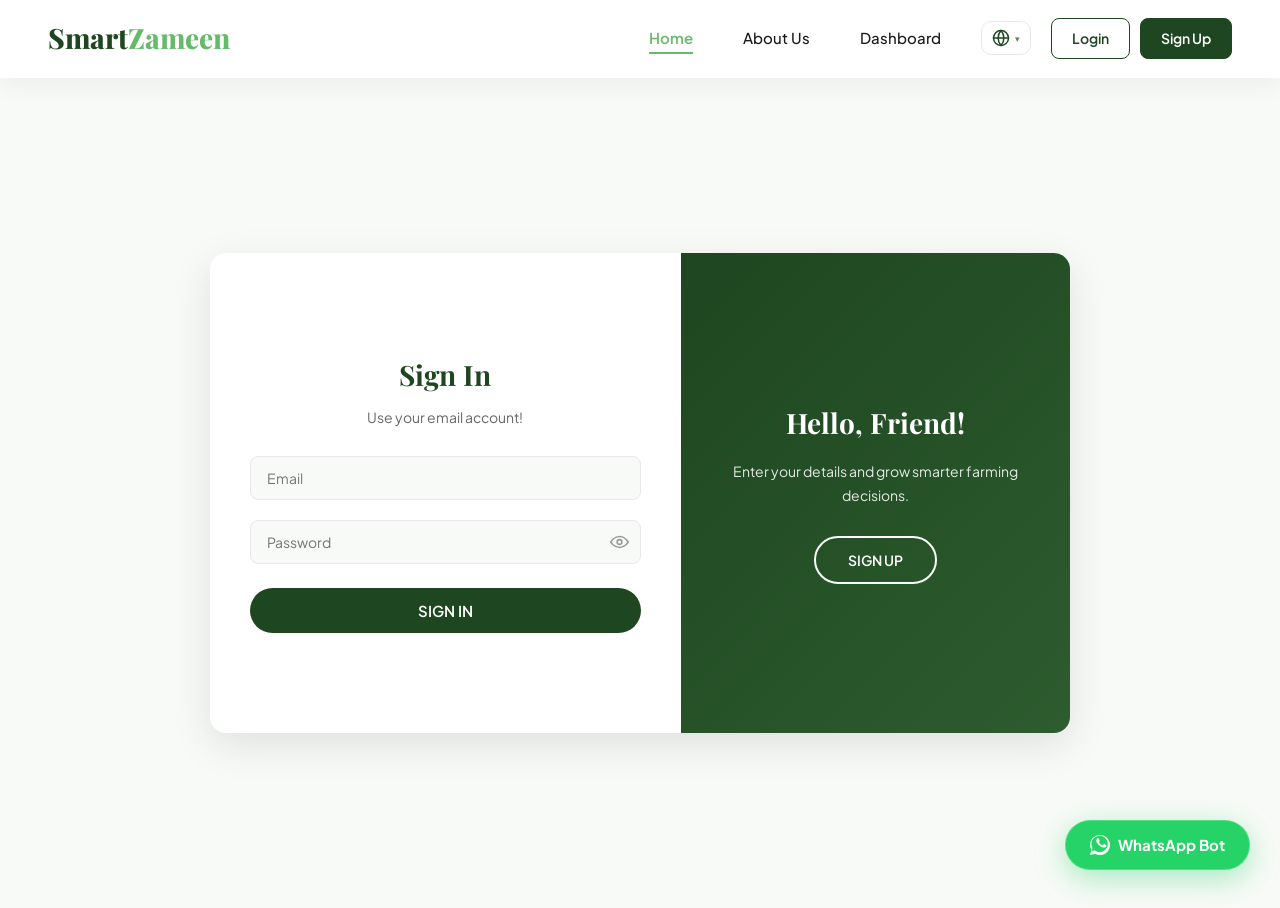
<file: frontend/login.html>
<!DOCTYPE html>
<html lang="en" dir="ltr">
<head>
  <meta charset="UTF-8">
  <meta name="viewport" content="width=device-width, initial-scale=1.0">
  <title>Login - SmartZameen</title>
  <link href="https://fonts.googleapis.com/css2?family=Plus+Jakarta+Sans:wght@300;400;500;600;700;800&family=Playfair+Display:wght@600;700;800&display=swap" rel="stylesheet">
  <link rel="icon" type="image/svg+xml" href="assets/favicon.svg">
  <link rel="stylesheet" href="css/theme.css">
  <script src="js/config.js"></script>
  <style>
    * { margin: 0; padding: 0; box-sizing: border-box; }

    :root {
      --primary: #1e4620;
      --primary-light: #2d5c2f;
      --accent: #66bb6a;
      --dark: #0f2818;
      --text: #1a1a1a;
      --text-light: #666;
      --bg: #ffffff;
      --bg-light: #f8faf7;
      --border: #e8e8e8;
    }

    body {
      font-family: 'Plus Jakarta Sans', sans-serif;
      background: var(--bg);
      color: var(--text);
    }

    /* ──────────────── NAVBAR ──────────────── */
    .navbar {
      display: flex;
      align-items: center;
      padding: 16px 48px;
      background: var(--bg);
      border-bottom: 1px solid var(--border);
      position: sticky;
      top: 0;
      z-index: 100;
      gap: 40px;
    }

    .nav-logo {
      font-size: 28px;
      font-weight: 800;
      color: var(--primary);
      font-family: 'Playfair Display', serif;
      white-space: nowrap;
      flex-shrink: 0;
      text-decoration: none;
      flex: 1 1 0%;
    }

    .nav-logo span {
      color: var(--accent);
    }

    /* Floating WhatsApp Button */
    .whatsapp-float {
      position: fixed;
      bottom: 30px;
      right: 30px;
      background: #25d366;
      color: white;
      border-radius: 50px;
      padding: 12px 24px;
      font-size: 15px;
      font-weight: 700;
      display: flex;
      align-items: center;
      gap: 8px;
      text-decoration: none;
      box-shadow: 0 8px 30px rgba(37, 211, 102, 0.4);
      transition: all 0.3s cubic-bezier(0.4, 0, 0.2, 1);
      z-index: 9999;
      border: 1px solid rgba(255, 255, 255, 0.2);
    }
    .whatsapp-float:hover {
      background: #20ba5a;
      transform: translateY(-3px) scale(1.05);
      box-shadow: 0 12px 35px rgba(37, 211, 102, 0.5);
    }
    .whatsapp-float .whatsapp-icon-svg {
      width: 20px;
      height: 20px;
    }

    .nav-center {
      display: flex;
      gap: 50px;
      list-style: none;
      margin: 0;
      padding: 0;
      align-items: center;
      justify-content: flex-end;
    }

    .nav-center a {
      font-size: 15px;
      font-weight: 500;
      color: var(--text);
      text-decoration: none;
      transition: color 0.3s;
      position: relative;
    }

    .nav-center a:hover,
    .nav-center a.on {
      color: var(--accent);
      font-weight: 600;
    }

    .nav-center a::after {
      content: '';
      position: absolute;
      bottom: -4px;
      left: 0;
      width: 0;
      height: 2px;
      background: var(--accent);
      transition: width 0.3s;
    }

    .nav-center a:hover::after,
    .nav-center a.on::after {
      width: 100%;
    }

    .nav-right {
      position: relative;
      display: flex;
      align-items: center;
      gap: 20px;
      flex: 0 0 auto;
      justify-content: flex-end;
    }
    /* Auth Buttons */
    .btn-login {
      font-size: 14px; font-weight: 600; color: var(--primary);
      background: transparent; border: 1.5px solid var(--primary);
      padding: 8px 20px; border-radius: 8px; cursor: pointer;
      font-family: inherit; text-decoration: none; transition: all 0.3s;
    }
    .btn-login:hover { background: var(--primary); color: #fff; }
 
    .btn-signup {
      font-size: 14px; font-weight: 600; color: #fff;
      background: var(--primary); border: 1.5px solid var(--primary);
      padding: 8px 20px; border-radius: 8px; cursor: pointer;
      font-family: inherit; text-decoration: none; transition: all 0.3s;
    }
    .btn-signup:hover { background: var(--primary-light); transform: translateY(-1px); }
 
    /* User pill when logged in */
    .user-pill {
      display: none; align-items: center; gap: 8px;
      background: #f0f8f0; border-radius: 20px; padding: 6px 16px;
      font-size: 13px; font-weight: 600; color: var(--primary); cursor: pointer;
      border: 1px solid #c8e6c9; position: relative;
    }
    .user-pill:hover .user-dropdown { display: block; }
    .user-dropdown {
      display: none; position: absolute; top: 110%; right: 0;
      background: var(--bg); border: 1px solid var(--border);
      border-radius: 12px; box-shadow: 0 10px 30px rgba(0,0,0,0.1);
      min-width: 160px; z-index: 300; overflow: hidden;
    }
    .user-dropdown a {
      display: block; padding: 12px 18px; font-size: 14px; color: var(--text);
      text-decoration: none; transition: background 0.2s; font-weight: 500;
    }
    .user-dropdown a:hover { background: var(--bg-light); color: var(--accent); }
    .user-dropdown .logout-btn {
      width: 100%; text-align: left; background: none; border: none;
      padding: 12px 18px; font-size: 14px; color: #e53e3e;
      cursor: pointer; font-family: inherit; font-weight: 500; transition: background 0.2s;
    }
    .user-dropdown .logout-btn:hover { background: #fff5f5; }

    .lang-btn {
      font-size: 15px;
      font-weight: 500;
      color: var(--text);
      background: transparent;
      border: none;
      cursor: pointer;
      font-family: inherit;
      display: flex;
      align-items: center;
      gap: 8px;
      padding: 0;
      transition: color 0.3s;
    }

    .lang-btn:hover {
      color: var(--accent);
    }

    .lang-btn::after {
      content: '▼';
      font-size: 10px;
      transition: transform 0.3s;
    }

    .lang-menu.active .lang-btn::after {
      transform: rotate(180deg);
    }

    .lang-menu {
      display: none;
      position: absolute;
      top: 100%;
      left: 50%; 
      transform: translateX(-50%);
      background: var(--bg);
      border: 1px solid var(--border);
      border-radius: 12px;
      box-shadow: 0 10px 30px rgba(0,0,0,0.1);
      min-width: 160px;
      margin-top: 12px;
      z-index: 200;
    }

    .lang-menu.active {
      display: block;
    }

    .lang-option {
      display: block;
      width: 100%;
      padding: 12px 18px;
      background: none;
      border: none;
      text-align: left;
      font-size: 14px;
      font-weight: 500;
      color: var(--text);
      cursor: pointer;
      font-family: inherit;
      transition: all 0.2s;
    }

    .lang-option:hover {
      background: var(--bg-light);
      color: var(--accent);
    }

    .lang-option.on {
      background: #f0f8f0;
      color: var(--accent);
      font-weight: 600;
    }

    /* ── LOGIN CARD ── */
    .page-wrap { display: flex; justify-content: center; align-items: center; min-height: calc(100vh - 70px); padding: 40px 24px; background: var(--bg-light); }
    .card { display: flex; width: 100%; max-width: 860px; min-height: 480px; background: #fff; border-radius: 16px; box-shadow: 0 12px 40px rgba(0,0,0,0.1); overflow: hidden; }
    .card-left { flex: 1.2; display: flex; flex-direction: column; justify-content: center; align-items: center; padding: 48px 40px; }
    .card-left h2 { font-size: 28px; font-weight: 700; color: var(--primary); font-family: 'Playfair Display', serif; margin-bottom: 8px; }
    .card-left p { font-size: 14px; color: var(--text-light); margin-bottom: 28px; text-align: center; }
    .form { width: 100%; display: flex; flex-direction: column; gap: 14px; }
    .form input { width: 100%; padding: 12px 16px; border-radius: 8px; border: 1.5px solid var(--border); font-size: 14px; font-family: inherit; transition: border-color 0.2s; background: var(--bg-light); }
    .form input:focus { outline: none; border-color: var(--accent); background: #fff; }
    /* show/hide password */
    .pw-wrap { position: relative; display: flex; }
    .pw-wrap input { padding-right: 44px; }
    .pw-toggle {
      position: absolute; top: 50%; right: 8px; transform: translateY(-50%);
      background: none; border: none; cursor: pointer; color: var(--text-light);
      padding: 4px; line-height: 0; opacity: 0.65; transition: opacity 0.2s, color 0.2s;
      display: flex; align-items: center; justify-content: center;
    }
    .pw-toggle svg { width: 19px; height: 19px; display: block; }
    .pw-toggle:hover { opacity: 1; color: var(--primary); }
    [dir="rtl"] .pw-wrap input { padding-right: 16px; padding-left: 44px; }
    [dir="rtl"] .pw-toggle { right: auto; left: 8px; }
    .submit-btn { padding: 13px; border-radius: 25px; border: none; background: var(--primary); color: #fff; font-size: 15px; font-weight: 600; cursor: pointer; font-family: inherit; transition: all 0.3s; margin-top: 4px; }
    .submit-btn:hover { background: var(--primary-light); transform: translateY(-1px); }
    .error { font-size: 12px; color: #e53e3e; margin-top: -8px; }
    /* toast */
    .toast { display: none; padding: 10px 16px; border-radius: 8px; font-size: 13px; font-weight: 600; margin-bottom: 12px; text-align: center; }
    .toast.success { background: #e8f5e9; color: #1b5e20; display: block; }
    .toast.error-toast { background: #fde8e8; color: #c53030; display: block; }

    /* Green panel */
    .card-right { flex: 1; background: linear-gradient(135deg, var(--primary) 0%, var(--primary-light) 100%); color: #fff; display: flex; flex-direction: column; justify-content: center; align-items: center; padding: 40px 32px; text-align: center; }
    .card-right h2 { font-size: 28px; font-weight: 700; font-family: 'Playfair Display', serif; margin-bottom: 14px; }
    .card-right p { color: rgba(255,255,255,0.88); font-size: 14px; line-height: 1.7; margin-bottom: 28px; }
    .outline-btn { text-decoration: none; padding: 11px 32px; border: 2px solid #fff; border-radius: 25px; background: transparent; color: #fff; font-size: 14px; font-weight: 600; cursor: pointer; font-family: inherit; transition: all 0.3s; }
    .outline-btn:hover { background: #fff; color: var(--primary); }

    @media (max-width: 768px) {
      .navbar { padding: 12px 24px; flex-wrap: wrap; gap: 20px; }
      .nav-logo { font-size: 20px; flex: none; }
      .nav-center { flex-basis: 100%; justify-content: center; gap: 20px; font-size: 13px; display: flex; }
      .nav-right { flex: none; margin-left: auto; }
      .card { flex-direction: column; }
      .card-right { padding: 32px 24px; }
      .card-left { padding: 32px 24px; }
    }
  </style>
</head>
<body>

  <!-- NAVBAR -->
  <nav class="navbar">
    <a href="index.html" class="nav-logo">Smart<span id="app-name">Zameen</span></a>
    <div class="nav-center">
      <a href="index.html" id="t-home" class="on">Home</a>
      <a href="index.html#about" id="nav-about" class="nav-guest">About Us</a>
      <a href="dashboard.html" id="t-dash" class="nav-auth">Dashboard</a>
      <button class="lang-btn" id="langToggle">Languages</button>
      <div class="lang-menu" id="langMenu">
        <button class="lang-option on" onclick="setLang('en', this)">English</button>
        <button class="lang-option" onclick="setLang('ur', this)">اردو</button>
        <button class="lang-option" onclick="setLang('pa', this)">پنجابی</button>
        <button class="lang-option" onclick="setLang('sd', this)">سنڌي</button>
        <button class="lang-option" onclick="setLang('ps', this)">پښتو</button>
      </div>
    </div>
    <div class="nav-right">
      <div id="auth-buttons" style="display:flex;gap:10px;align-items:center;">
        <a href="login.html" class="btn-login" data-i18n="nav_login">Login</a>
        <a href="signup.html" class="btn-signup" data-i18n="nav_signup">Sign Up</a>
      </div>
      <!-- User pill (shown when logged in) -->
      <div class="user-pill" id="user-pill">
        <svg width="16" height="16" viewBox="0 0 24 24" fill="none" stroke="currentColor" stroke-width="2" stroke-linecap="round" stroke-linejoin="round"><circle cx="12" cy="8" r="4"/><path d="M4 21v-1a6 6 0 0 1 12 0v1"/></svg>
        <span id="user-name-display">User</span>
        <span style="font-size:10px;color:#666">▼</span>
        <div class="user-dropdown">
          <a href="dashboard.html" data-i18n="dash">Dashboard</a>
          <a href="ai-agent.html" data-i18n="nav_advisor">Crop Advisor</a>
          <button class="logout-btn" onclick="logout()" data-i18n="logout">Logout</button>
        </div>
      </div>
    </div>
  </nav>

  <!-- LOGIN CARD -->
  <div class="page-wrap">
    <div class="card">

      <!-- Left: form -->
      <div class="card-left">
        <h2 id="login-title">Sign In</h2>
        <p id="login-desc">Use your email account!</p>
        <div class="toast" id="toast"></div>
        <form class="form" id="loginForm">
          <input type="email"    id="email"    placeholder="Email">
          <span id="emailError"    class="error"></span>
          <div class="pw-wrap">
            <input type="password" id="password" placeholder="Password">
            <button type="button" class="pw-toggle" id="pwToggle" aria-label="Show password" title="Show password"></button>
          </div>
          <span id="passwordError" class="error"></span>
          <button type="submit" class="submit-btn" id="signin-btn">SIGN IN</button>
        </form>
      </div>

      <!-- Right: welcome panel -->
      <div class="card-right">
        <h2 id="welcome-title">Hello, Friend!</h2>
        <p id="welcome-desc">Enter your details and grow smarter farming decisions.</p>
        <a href="signup.html" class="outline-btn" id="signup-link">SIGN UP</a>
      </div>

    </div>
  </div>

  <script>
    // Language switcher toggle is wired centrally in js/lang.js (delegated).

    // ── Show / hide password (SVG eye toggle) ──
    (function () {
      const btn = document.getElementById('pwToggle');
      const pw  = document.getElementById('password');
      if (!btn || !pw) return;
      const EYE = '<svg viewBox="0 0 24 24" fill="none" stroke="currentColor" stroke-width="2" stroke-linecap="round" stroke-linejoin="round"><path d="M1 12s4-7 11-7 11 7 11 7-4 7-11 7-11-7-11-7z"/><circle cx="12" cy="12" r="3"/></svg>';
      const EYE_OFF = '<svg viewBox="0 0 24 24" fill="none" stroke="currentColor" stroke-width="2" stroke-linecap="round" stroke-linejoin="round"><path d="M17.94 17.94A10.07 10.07 0 0 1 12 20C5 20 1 12 1 12a18.45 18.45 0 0 1 5.06-5.94M9.9 4.24A9.12 9.12 0 0 1 12 4c7 0 11 8 11 8a18.5 18.5 0 0 1-2.16 3.19m-6.72-1.07a3 3 0 1 1-4.24-4.24"/><line x1="1" y1="1" x2="23" y2="23"/></svg>';
      btn.innerHTML = EYE;
      btn.addEventListener('click', () => {
        const show = pw.type === 'password';
        pw.type = show ? 'text' : 'password';
        btn.innerHTML = show ? EYE_OFF : EYE;
        btn.setAttribute('aria-label', show ? 'Hide password' : 'Show password');
        btn.title = show ? 'Hide password' : 'Show password';
      });
    })();

    // ── Toast helper ──
    function showToast(msg, type) {
      const t = document.getElementById('toast');
      t.textContent = msg;
      t.className = 'toast ' + (type === 'success' ? 'success' : 'error-toast');
      setTimeout(() => { t.className = 'toast'; }, 4000);
    }

    // ── Login form ──
    document.getElementById('loginForm').addEventListener('submit', async function(e) {
      e.preventDefault();

      const email    = document.getElementById('email');
      const password = document.getElementById('password');
      const emailErr = document.getElementById('emailError');
      const passErr  = document.getElementById('passwordError');
      emailErr.textContent = '';
      passErr.textContent  = '';

      let valid = true;
      const emailPattern = /^[^ ]+@[^ ]+\.[a-z]{2,3}$/;
      if (!email.value.trim()) { emailErr.textContent = 'Email is required'; valid = false; }
      else if (!email.value.match(emailPattern)) { emailErr.textContent = 'Enter a valid email'; valid = false; }
      if (!password.value.trim()) { passErr.textContent = 'Password is required'; valid = false; }
      else if (password.value.length < 6) { passErr.textContent = 'Minimum 6 characters'; valid = false; }

      if (!valid) return;

      const btn = document.getElementById('signin-btn');
      btn.textContent = '...';
      btn.disabled = true;

      // Backend base resolved in js/config.js (Render in prod, local Flask in dev).
      const API_URL = window.API_URL || '';

      try {
        const res = await fetch(`${API_URL}/login`, {
          method: 'POST',
          headers: { 'Content-Type': 'application/json' },
          body: JSON.stringify({ email: email.value, password: password.value })
        });
        const data = await res.json();

        if (res.ok && data.token) {
          localStorage.setItem('token', data.token);
          localStorage.setItem('sz_email', email.value);
          localStorage.setItem('sz_loggedIn', 'true');
          if (data.user && data.user.name) localStorage.setItem('sz_name', data.user.name);
          showToast('Login successful! Redirecting…', 'success');
          setTimeout(() => window.location.href = 'dashboard.html', 1200);
        } else {
          showToast(data.error || data.msg || 'Login failed', 'error');
        }
      } catch (err) {
        showToast('Cannot reach server. Make sure backend is running on port 5000.', 'error');
      } finally {
        btn.disabled = false;
      }
    });
  </script>

  <!-- Load lang AFTER inline script so setLang is defined when DOMContentLoaded fires -->
  <script src="js/lang.js"></script>

  <!-- Floating WhatsApp Bot Button -->
  <a href="https://wa.me/14155238886?text=hello" target="_blank" class="whatsapp-float" title="Chat with WhatsApp AI Bot">
    <svg xmlns="http://www.w3.org/2000/svg" width="20" height="20" viewBox="0 0 24 24" fill="currentColor" class="whatsapp-icon-svg" style="flex-shrink:0;"><path d="M.057 24l1.687-6.163c-1.041-1.804-1.588-3.849-1.587-5.946C.06 5.348 5.397.01 12.008.01c3.202.001 6.212 1.246 8.477 3.513 2.266 2.268 3.507 5.28 3.505 8.484-.004 6.657-5.34 11.997-11.953 11.997-2.005-.001-3.973-.502-5.717-1.458L0 24zm6.59-4.846c1.6.95 3.188 1.449 4.825 1.451 5.436 0 9.86-4.42 9.864-9.858.002-2.634-1.01-5.11-2.85-6.953C16.646 1.952 14.177.95 11.545.95 6.11.95 1.687 5.37 1.683 10.81c-.001 1.73.454 3.42 1.316 4.925l-.994 3.635 3.72-.975zm12.353-7.25c-.297-.149-1.758-.867-2.03-.967-.273-.099-.471-.148-.67.15-.197.297-.767.966-.94 1.164-.173.199-.347.223-.644.075-.297-.15-1.255-.463-2.39-1.475-.883-.788-1.48-1.761-1.653-2.059-.173-.297-.018-.458.13-.606.134-.133.298-.347.446-.52.149-.174.198-.298.298-.497.099-.198.05-.371-.025-.52-.075-.149-.669-1.612-.916-2.207-.242-.579-.487-.5-.669-.51-.173-.008-.371-.01-.57-.01-.198 0-.52.074-.792.372-.272.297-1.04 1.016-1.04 2.479 0 1.462 1.065 2.875 1.213 3.074.149.198 2.096 3.2 5.077 4.487.709.306 1.262.489 1.694.625.712.227 1.36.195 1.871.118.571-.085 1.758-.719 2.006-1.413.248-.694.248-1.289.173-1.413-.074-.124-.272-.198-.57-.347z"/></svg>
    <span class="whatsapp-text" data-i18n="wa_bot">WhatsApp Bot</span>
  </a>
</body>
</html>
</file>
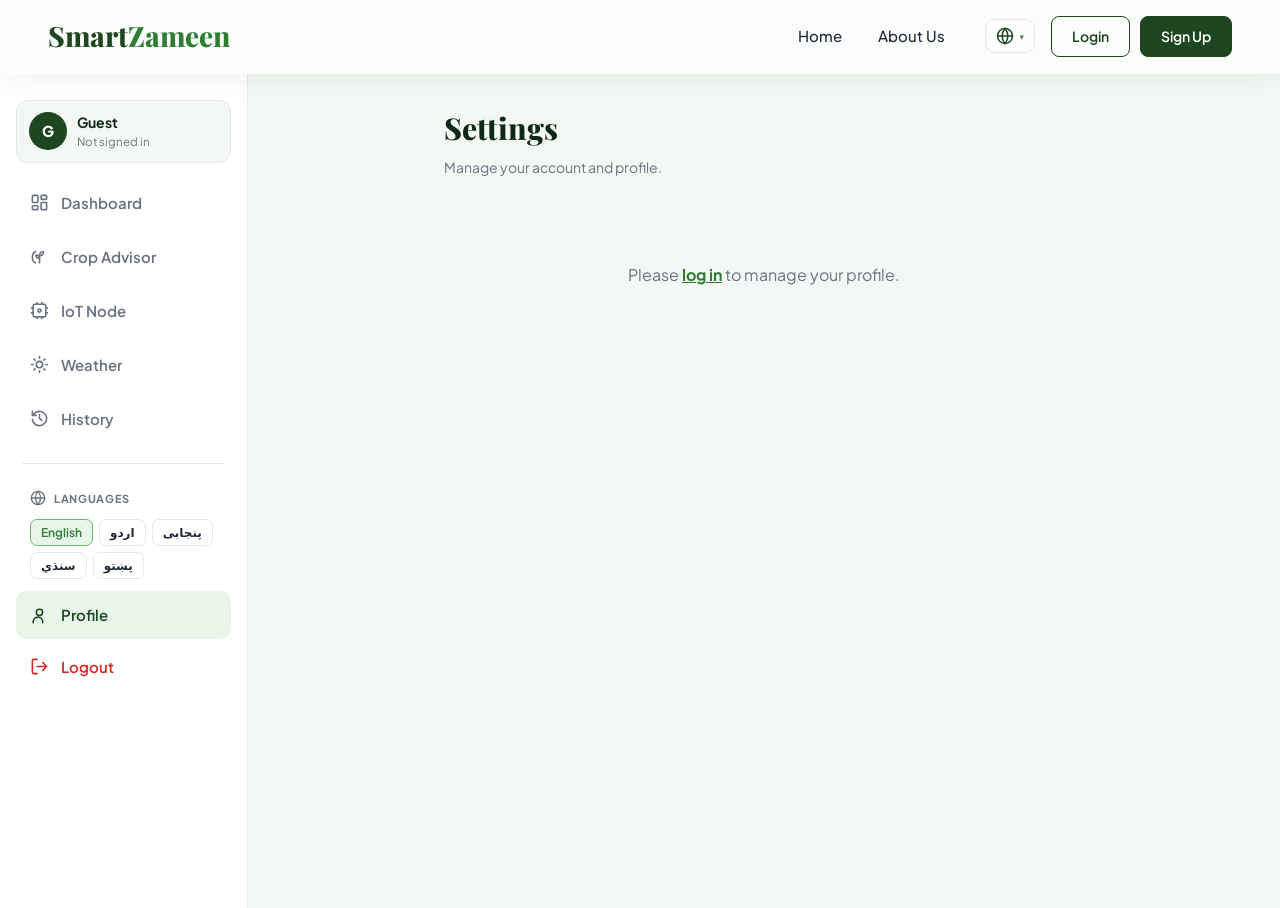
<file: frontend/settings.html>
<!DOCTYPE html>
<html lang="en" dir="ltr">
<head>
  <meta charset="UTF-8">
  <meta name="viewport" content="width=device-width, initial-scale=1.0">
  <title>Settings - SmartZameen AI</title>
  <link rel="icon" type="image/svg+xml" href="assets/favicon.svg">
  <link rel="stylesheet" href="css/theme.css">
  <script src="js/config.js"></script>
  <style>
    .set-wrap { max-width: 720px; margin: 0 auto; padding: 30px clamp(16px,4vw,40px) 60px; }
    .set-wrap h1 { font-family:var(--font-serif); font-size:clamp(24px,4vw,30px); font-weight:800; color:var(--dark); }
    .set-wrap > p { color:var(--text-light); font-size:14px; margin:4px 0 24px; }
    .set-card { margin-bottom:20px; }
    .set-card h2 { font-size:16px; font-weight:700; color:var(--dark); margin-bottom:18px; display:flex; align-items:center; gap:8px; }
    .set-card h2 svg { width:18px; height:18px; color:var(--accent); }
    .field { display:flex; flex-direction:column; gap:6px; margin-bottom:16px; }
    .field label { font-size:12.5px; font-weight:700; color:var(--dark); }
    .field input, .field select {
      padding:12px 14px; border:1.5px solid var(--border); border-radius:9px; font-size:14.5px;
      font-family:inherit; background:var(--bg-light); outline:none; transition:var(--transition);
    }
    .field input:focus, .field select:focus { border-color:var(--accent); background:#fff; box-shadow:0 0 0 4px rgba(46,125,50,.1); }
    .field input:disabled { color:var(--text-light); cursor:not-allowed; }
    .field .hint { font-size:11.5px; color:var(--text-light); }
    /* show/hide password */
    .pw-wrap { position:relative; display:flex; }
    .pw-wrap input { flex:1; padding-right:44px; }
    .pw-toggle { position:absolute; top:50%; right:8px; transform:translateY(-50%); background:none; border:none; cursor:pointer; color:var(--text-light); padding:4px; line-height:0; opacity:.65; display:flex; align-items:center; transition:opacity .2s,color .2s; }
    .pw-toggle svg { width:19px; height:19px; display:block; }
    .pw-toggle:hover { opacity:1; color:var(--primary); }
    [dir="rtl"] .pw-wrap input { padding-right:14px; padding-left:44px; }
    [dir="rtl"] .pw-toggle { right:auto; left:8px; }
    .set-toast { display:none; padding:10px 14px; border-radius:8px; font-size:13px; font-weight:600; margin-bottom:14px; }
    .set-toast.ok { display:block; background:var(--accent-soft); color:var(--accent); }
    .set-toast.err { display:block; background:#fee2e2; color:#b91c1c; }
    .set-gate { text-align:center; padding:60px 20px; color:var(--text-light); }
    .set-gate a { color:var(--accent); font-weight:700; }
    .logout-row { display:flex; justify-content:space-between; align-items:center; gap:12px; flex-wrap:wrap; }
    .logout-row p { font-size:13.5px; color:var(--text-light); }
    .btn-danger { background:#fee2e2; color:#b91c1c; border:1px solid #fecaca; }
    .btn-danger:hover { background:#fecaca; }
  </style>
</head>
<body data-app="settings">
  <nav class="navbar">
    <a href="index.html" class="nav-logo">Smart<span id="app-name">Zameen</span></a>
    <div class="nav-center">
      <a href="index.html" id="t-home">Home</a>
      <a href="index.html#about" id="nav-about" class="nav-guest">About Us</a>
      <a href="dashboard.html" id="t-dash" class="nav-auth">Dashboard</a>
      <button class="lang-btn" id="langToggle">Languages</button>
      <div class="lang-menu" id="langMenu">
        <button class="lang-option on" onclick="setLang('en', this)">English</button>
        <button class="lang-option" onclick="setLang('ur', this)">اردو</button>
        <button class="lang-option" onclick="setLang('pa', this)">پنجابی</button>
        <button class="lang-option" onclick="setLang('sd', this)">سنڌي</button>
        <button class="lang-option" onclick="setLang('ps', this)">پښتو</button>
      </div>
    </div>
    <div class="nav-right">
      <div id="auth-buttons" style="display:flex;gap:10px;align-items:center;">
        <a href="login.html" class="btn-login" data-i18n="nav_login">Login</a>
        <a href="signup.html" class="btn-signup" data-i18n="nav_signup">Sign Up</a>
      </div>
      <div class="user-pill" id="user-pill">
        <span id="user-name-display">User</span>
        <div class="user-dropdown">
          <a href="dashboard.html" data-i18n="dash">Dashboard</a>
          <button class="logout-btn" onclick="logout()" data-i18n="logout">Logout</button>
        </div>
      </div>
    </div>
  </nav>

  <div class="app-layout">
    <aside class="app-sidebar" id="sz-sidebar"></aside>
    <main class="app-main">
      <div class="set-wrap">
        <h1 data-i18n="set_title">Settings</h1>
        <p data-i18n="set_desc">Manage your account and profile.</p>

        <div id="set-gate" class="set-gate" style="display:none;">
          Please <a href="login.html">log in</a> to manage your profile.
        </div>

        <div id="set-content" style="display:none;">
          <div class="sz-card set-card">
            <h2><svg viewBox="0 0 24 24" fill="none" stroke="currentColor" stroke-width="2" stroke-linecap="round" stroke-linejoin="round"><circle cx="12" cy="8" r="4"/><path d="M4 21v-1a6 6 0 0 1 12 0v1"/></svg> <span data-i18n="set_profile">Profile</span></h2>
            <div class="set-toast" id="toast"></div>
            <form id="profile-form" onsubmit="return false;">
              <div class="field">
                <label for="pf-name" data-i18n="set_fullname">Full Name</label>
                <input id="pf-name" placeholder="Your name" data-i18n-ph="set_name_ph">
              </div>
              <div class="field">
                <label for="pf-email" data-i18n="set_email">Email</label>
                <input id="pf-email" disabled>
                <span class="hint" data-i18n="set_email_hint">Email can't be changed.</span>
              </div>
              <div class="field">
                <label for="pf-region" data-i18n="set_region">Region</label>
                <select id="pf-region">
                  <option value="" data-i18n="set_select_region">Select region</option>
                  <option>Punjab</option><option>Sindh</option><option>KPK</option><option>Balochistan</option>
                </select>
              </div>
              <div class="field">
                <label for="pf-pass" data-i18n="set_newpass">New Password</label>
                <div class="pw-wrap">
                  <input id="pf-pass" type="password" placeholder="Leave blank to keep current" data-i18n-ph="set_pass_ph">
                  <button type="button" class="pw-toggle" id="pwToggle" aria-label="Show password" title="Show password"></button>
                </div>
                <span class="hint" data-i18n="set_pass_hint">Minimum 6 characters.</span>
              </div>
              <button class="btn btn-primary" id="save-btn" onclick="saveProfile()" data-i18n="set_save">Save Changes</button>
            </form>
          </div>

          <div class="sz-card set-card">
            <h2><svg viewBox="0 0 24 24" fill="none" stroke="currentColor" stroke-width="2" stroke-linecap="round" stroke-linejoin="round"><path d="M9 21H5a2 2 0 0 1-2-2V5a2 2 0 0 1 2-2h4M16 17l5-5-5-5M21 12H9"/></svg> <span data-i18n="set_account">Account</span></h2>
            <div class="logout-row">
              <p data-i18n="set_logout_desc">Sign out of your account on this device.</p>
              <button class="btn btn-danger" onclick="logout()" data-i18n="logout">Logout</button>
            </div>
          </div>
        </div>
      </div>
    </main>
  </div>

  <script src="js/lang.js"></script>
  <script src="js/main.js"></script>
  <script src="js/sidebar.js"></script>
  <script>
  // Backend base: relative when served by Flask (normal). If you preview the page
  // with file:// or a dev server, set window.SZ_BACKEND or it falls back to localhost.
  const API = window.SZ_API || '';

  // ── Show / hide password (SVG eye toggle) ──
  (function () {
    const btn = document.getElementById('pwToggle');
    const pw  = document.getElementById('pf-pass');
    if (!btn || !pw) return;
    const EYE = '<svg viewBox="0 0 24 24" fill="none" stroke="currentColor" stroke-width="2" stroke-linecap="round" stroke-linejoin="round"><path d="M1 12s4-7 11-7 11 7 11 7-4 7-11 7-11-7-11-7z"/><circle cx="12" cy="12" r="3"/></svg>';
    const EYE_OFF = '<svg viewBox="0 0 24 24" fill="none" stroke="currentColor" stroke-width="2" stroke-linecap="round" stroke-linejoin="round"><path d="M17.94 17.94A10.07 10.07 0 0 1 12 20C5 20 1 12 1 12a18.45 18.45 0 0 1 5.06-5.94M9.9 4.24A9.12 9.12 0 0 1 12 4c7 0 11 8 11 8a18.5 18.5 0 0 1-2.16 3.19m-6.72-1.07a3 3 0 1 1-4.24-4.24"/><line x1="1" y1="1" x2="23" y2="23"/></svg>';
    btn.innerHTML = EYE;
    btn.addEventListener('click', () => {
      const show = pw.type === 'password';
      pw.type = show ? 'text' : 'password';
      btn.innerHTML = show ? EYE_OFF : EYE;
      btn.setAttribute('aria-label', show ? 'Hide password' : 'Show password');
      btn.title = show ? 'Hide password' : 'Show password';
    });
  })();
  (function () {
    const loggedIn = localStorage.getItem('sz_loggedIn') === 'true';
    const email = localStorage.getItem('sz_email') || '';
    document.getElementById('set-gate').style.display = loggedIn ? 'none' : 'block';
    document.getElementById('set-content').style.display = loggedIn ? 'block' : 'none';
    if (!loggedIn) return;

    document.getElementById('pf-email').value = email;
    // prefill from cache, then refresh from server
    document.getElementById('pf-name').value = localStorage.getItem('sz_name') || '';
    document.getElementById('pf-region').value = localStorage.getItem('sz_region') || '';
    fetch(API + '/api/profile?email=' + encodeURIComponent(email)).then(r => r.json()).then(d => {
      if (d.success) {
        if (d.name)   document.getElementById('pf-name').value = d.name;
        if (d.region) document.getElementById('pf-region').value = d.region;
      }
    }).catch(() => {});
  })();

  function toast(msg, ok) {
    const t = document.getElementById('toast');
    t.textContent = msg; t.className = 'set-toast ' + (ok ? 'ok' : 'err');
    setTimeout(() => { t.className = 'set-toast'; }, 4000);
  }

  async function saveProfile() {
    const email = localStorage.getItem('sz_email') || '';
    const name = document.getElementById('pf-name').value.trim();
    const region = document.getElementById('pf-region').value;
    const password = document.getElementById('pf-pass').value;
    if (!name) { toast('Name is required.', false); return; }
    if (password && password.length < 6) { toast('Password must be at least 6 characters.', false); return; }

    const btn = document.getElementById('save-btn');
    btn.disabled = true; btn.textContent = 'Saving…';
    try {
      const res = await fetch(API + '/api/update-profile', {
        method: 'POST', headers: { 'Content-Type': 'application/json' },
        body: JSON.stringify({ email, name, region, password: password || undefined })
      });
      const d = await res.json();
      if (res.ok && d.success) {
        localStorage.setItem('sz_name', name);
        localStorage.setItem('sz_region', region);
        document.getElementById('pf-pass').value = '';
        if (typeof checkAuth === 'function') checkAuth();
        // live-sync the sidebar profile header
        const uName = document.querySelector('.app-sidebar-uinfo b');
        if (uName) uName.textContent = name;
        const av = document.querySelector('.app-sidebar-avatar');
        if (av) av.textContent = (name.trim()[0] || 'U').toUpperCase();
        toast('Profile updated successfully.', true);
      } else {
        toast(d.error || 'Could not update profile.', false);
      }
    } catch (e) {
      toast("Can't reach the backend. Open the app through Flask (e.g. http://localhost), not Live Server or the file directly, and make sure 'python app.py' is running.", false);
    } finally {
      btn.disabled = false; btn.textContent = 'Save Changes';
    }
  }
  </script>
</body>
</html>
</file>
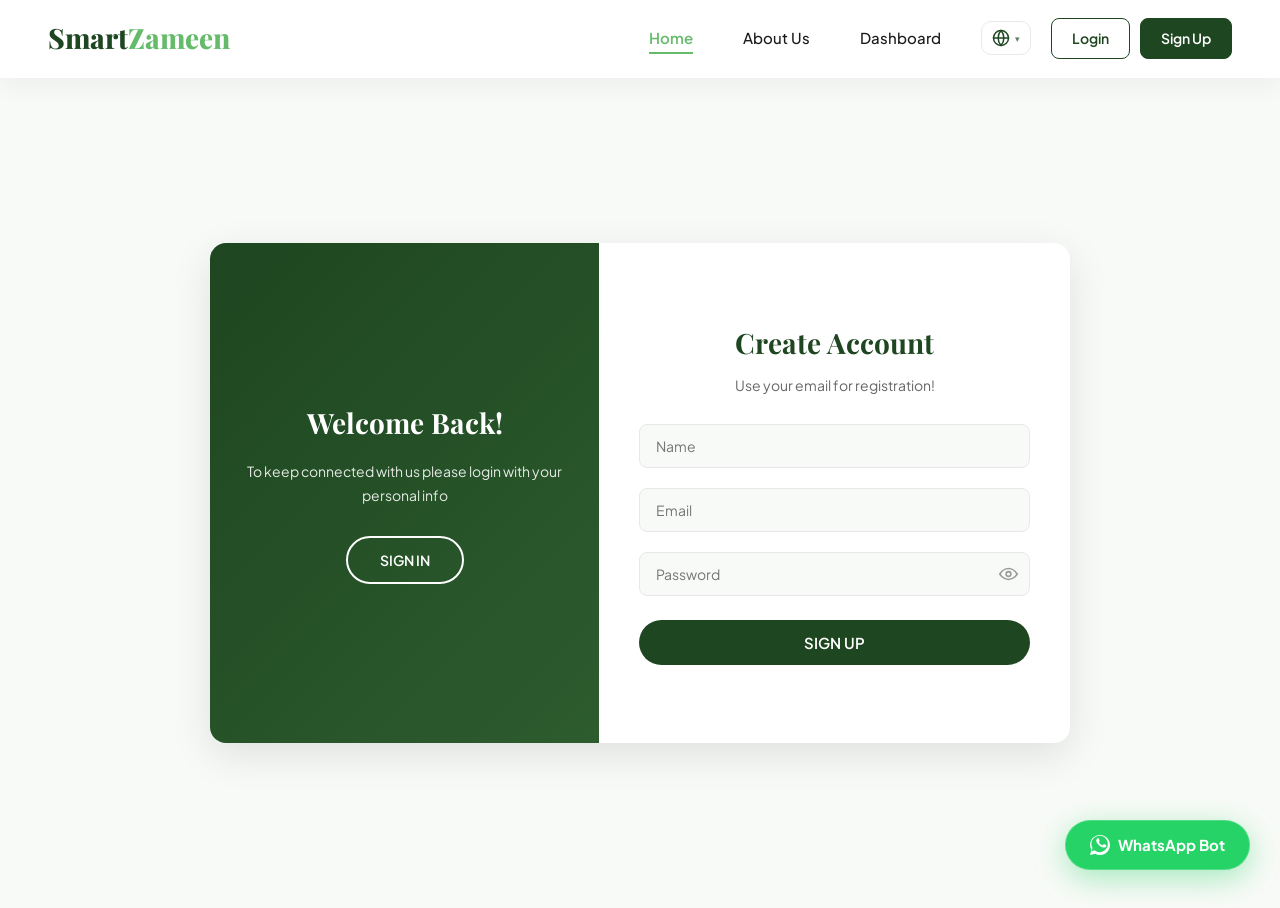
<file: frontend/signup.html>
<!DOCTYPE html>
<html lang="en" dir="ltr">
<head>
  <meta charset="UTF-8">
  <meta name="viewport" content="width=device-width, initial-scale=1.0">
  <title>Sign Up - SmartZameen</title>
  <link href="https://fonts.googleapis.com/css2?family=Plus+Jakarta+Sans:wght@300;400;500;600;700;800&family=Playfair+Display:wght@600;700;800&display=swap" rel="stylesheet">
  <link rel="icon" type="image/svg+xml" href="assets/favicon.svg">
  <link rel="stylesheet" href="css/theme.css">
  <script src="js/config.js"></script>
  <style>
    * { margin: 0; padding: 0; box-sizing: border-box; }

    :root {
      --primary: #1e4620;
      --primary-light: #2d5c2f;
      --accent: #66bb6a;
      --dark: #0f2818;
      --text: #1a1a1a;
      --text-light: #666;
      --bg: #ffffff;
      --bg-light: #f8faf7;
      --border: #e8e8e8;
    }

    body {
      font-family: 'Plus Jakarta Sans', sans-serif;
      background: var(--bg);
      color: var(--text);
    }

    /* ──────────────── NAVBAR ──────────────── */
    .navbar {
      display: flex;
      align-items: center;
      padding: 16px 48px;
      background: var(--bg);
      border-bottom: 1px solid var(--border);
      position: sticky;
      top: 0;
      z-index: 100;
      gap: 40px;
    }

    .nav-logo {
      font-size: 28px;
      font-weight: 800;
      color: var(--primary);
      font-family: 'Playfair Display', serif;
      white-space: nowrap;
      flex-shrink: 0;
      text-decoration: none;
      flex: 1 1 0%;
    }

    .nav-logo span {
      color: var(--accent);
    }

    /* Floating WhatsApp Button */
    .whatsapp-float {
      position: fixed;
      bottom: 30px;
      right: 30px;
      background: #25d366;
      color: white;
      border-radius: 50px;
      padding: 12px 24px;
      font-size: 15px;
      font-weight: 700;
      display: flex;
      align-items: center;
      gap: 8px;
      text-decoration: none;
      box-shadow: 0 8px 30px rgba(37, 211, 102, 0.4);
      transition: all 0.3s cubic-bezier(0.4, 0, 0.2, 1);
      z-index: 9999;
      border: 1px solid rgba(255, 255, 255, 0.2);
    }
    .whatsapp-float:hover {
      background: #20ba5a;
      transform: translateY(-3px) scale(1.05);
      box-shadow: 0 12px 35px rgba(37, 211, 102, 0.5);
    }
    .whatsapp-float .whatsapp-icon-svg {
      width: 20px;
      height: 20px;
    }

    .nav-center {
      display: flex;
      gap: 50px;
      list-style: none;
      margin: 0;
      padding: 0;
      align-items: center;
      justify-content: flex-end;
    }

    .nav-center a {
      font-size: 15px;
      font-weight: 500;
      color: var(--text);
      text-decoration: none;
      transition: color 0.3s;
      position: relative;
    }

    .nav-center a:hover,
    .nav-center a.on {
      color: var(--accent);
      font-weight: 600;
    }

    .nav-center a::after {
      content: '';
      position: absolute;
      bottom: -4px;
      left: 0;
      width: 0;
      height: 2px;
      background: var(--accent);
      transition: width 0.3s;
    }

    .nav-center a:hover::after,
    .nav-center a.on::after {
      width: 100%;
    }

    .nav-right {
      position: relative;
      display: flex;
      align-items: center;
      gap: 20px;
      flex: 0 0 auto;
      justify-content: flex-end;
    }
    /* Auth Buttons */
    .btn-login {
      font-size: 14px; font-weight: 600; color: var(--primary);
      background: transparent; border: 1.5px solid var(--primary);
      padding: 8px 20px; border-radius: 8px; cursor: pointer;
      font-family: inherit; text-decoration: none; transition: all 0.3s;
    }
    .btn-login:hover { background: var(--primary); color: #fff; }
 
    .btn-signup {
      font-size: 14px; font-weight: 600; color: #fff;
      background: var(--primary); border: 1.5px solid var(--primary);
      padding: 8px 20px; border-radius: 8px; cursor: pointer;
      font-family: inherit; text-decoration: none; transition: all 0.3s;
    }
    .btn-signup:hover { background: var(--primary-light); transform: translateY(-1px); }
 
    /* User pill when logged in */
    .user-pill {
      display: none; align-items: center; gap: 8px;
      background: #f0f8f0; border-radius: 20px; padding: 6px 16px;
      font-size: 13px; font-weight: 600; color: var(--primary); cursor: pointer;
      border: 1px solid #c8e6c9; position: relative;
    }
    .user-pill:hover .user-dropdown { display: block; }
    .user-dropdown {
      display: none; position: absolute; top: 110%; right: 0;
      background: var(--bg); border: 1px solid var(--border);
      border-radius: 12px; box-shadow: 0 10px 30px rgba(0,0,0,0.1);
      min-width: 160px; z-index: 300; overflow: hidden;
    }
    .user-dropdown a {
      display: block; padding: 12px 18px; font-size: 14px; color: var(--text);
      text-decoration: none; transition: background 0.2s; font-weight: 500;
    }
    .user-dropdown a:hover { background: var(--bg-light); color: var(--accent); }
    .user-dropdown .logout-btn {
      width: 100%; text-align: left; background: none; border: none;
      padding: 12px 18px; font-size: 14px; color: #e53e3e;
      cursor: pointer; font-family: inherit; font-weight: 500; transition: background 0.2s;
    }
    .user-dropdown .logout-btn:hover { background: #fff5f5; }

    .lang-btn {
      font-size: 15px;
      font-weight: 500;
      color: var(--text);
      background: transparent;
      border: none;
      cursor: pointer;
      font-family: inherit;
      display: flex;
      align-items: center;
      gap: 8px;
      padding: 0;
      transition: color 0.3s;
    }

    .lang-btn:hover {
      color: var(--accent);
    }

    .lang-btn::after {
      content: '▼';
      font-size: 10px;
      transition: transform 0.3s;
    }

    .lang-menu.active .lang-btn::after {
      transform: rotate(180deg);
    }

    .lang-menu {
      display: none;
      position: absolute;
      top: 100%;
      left: 50%; 
      transform: translateX(-50%);
      background: var(--bg);
      border: 1px solid var(--border);
      border-radius: 12px;
      box-shadow: 0 10px 30px rgba(0,0,0,0.1);
      min-width: 160px;
      margin-top: 12px;
      z-index: 200;
    }

    .lang-menu.active {
      display: block;
    }

    .lang-option {
      display: block;
      width: 100%;
      padding: 12px 18px;
      background: none;
      border: none;
      text-align: left;
      font-size: 14px;
      font-weight: 500;
      color: var(--text);
      cursor: pointer;
      font-family: inherit;
      transition: all 0.2s;
    }

    .lang-option:hover {
      background: var(--bg-light);
      color: var(--accent);
    }

    .lang-option.on {
      background: #f0f8f0;
      color: var(--accent);
      font-weight: 600;
    }

    /* ── SIGNUP CARD ── */
    .page-wrap { display: flex; justify-content: center; align-items: center; min-height: calc(100vh - 70px); padding: 40px 24px; background: var(--bg-light); }
    .card { display: flex; width: 100%; max-width: 860px; min-height: 500px; background: #fff; border-radius: 16px; box-shadow: 0 12px 40px rgba(0,0,0,0.1); overflow: hidden; }

    /* Green panel on LEFT for signup */
    .card-left { flex: 1; background: linear-gradient(135deg, var(--primary) 0%, var(--primary-light) 100%); color: #fff; display: flex; flex-direction: column; justify-content: center; align-items: center; padding: 40px 32px; text-align: center; }
    .card-left h2 { font-size: 28px; font-weight: 700; font-family: 'Playfair Display', serif; margin-bottom: 14px; }
    .card-left p { color: rgba(255,255,255,0.88); font-size: 14px; line-height: 1.7; margin-bottom: 28px; }
    .outline-btn { text-decoration: none; padding: 11px 32px; border: 2px solid #fff; border-radius: 25px; background: transparent; color: #fff; font-size: 14px; font-weight: 600; cursor: pointer; font-family: inherit; transition: all 0.3s; }
    .outline-btn:hover { background: #fff; color: var(--primary); }

    /* Form on RIGHT */
    .card-right { flex: 1.2; display: flex; flex-direction: column; justify-content: center; align-items: center; padding: 48px 40px; }
    .card-right h2 { font-size: 28px; font-weight: 700; color: var(--primary); font-family: 'Playfair Display', serif; margin-bottom: 8px; }
    .card-right p { font-size: 14px; color: var(--text-light); margin-bottom: 28px; text-align: center; }
    .form { width: 100%; display: flex; flex-direction: column; gap: 14px; }
    .form input { width: 100%; padding: 12px 16px; border-radius: 8px; border: 1.5px solid var(--border); font-size: 14px; font-family: inherit; transition: border-color 0.2s; background: var(--bg-light); }
    .form input:focus { outline: none; border-color: var(--accent); background: #fff; }
    /* show/hide password */
    .pw-wrap { position: relative; display: flex; }
    .pw-wrap input { padding-right: 44px; }
    .pw-toggle {
      position: absolute; top: 50%; right: 8px; transform: translateY(-50%);
      background: none; border: none; cursor: pointer; color: var(--text-light);
      padding: 4px; line-height: 0; opacity: 0.65; transition: opacity 0.2s, color 0.2s;
      display: flex; align-items: center; justify-content: center;
    }
    .pw-toggle svg { width: 19px; height: 19px; display: block; }
    .pw-toggle:hover { opacity: 1; color: var(--primary); }
    [dir="rtl"] .pw-wrap input { padding-right: 16px; padding-left: 44px; }
    [dir="rtl"] .pw-toggle { right: auto; left: 8px; }
    .submit-btn { padding: 13px; border-radius: 25px; border: none; background: var(--primary); color: #fff; font-size: 15px; font-weight: 600; cursor: pointer; font-family: inherit; transition: all 0.3s; margin-top: 4px; }
    .submit-btn:hover { background: var(--primary-light); transform: translateY(-1px); }
    .error { font-size: 12px; color: #e53e3e; margin-top: -8px; }
    .toast { display: none; padding: 10px 16px; border-radius: 8px; font-size: 13px; font-weight: 600; margin-bottom: 12px; text-align: center; }
    .toast.success { background: #e8f5e9; color: #1b5e20; display: block; }
    .toast.error-toast { background: #fde8e8; color: #c53030; display: block; }

    /* Mobile: stack the split card vertically (matches login.html) */
    @media (max-width: 768px) {
      .page-wrap { padding: 24px 16px; }
      .card { flex-direction: column; min-height: 0; max-width: 460px; }
      .card-left { padding: 32px 24px; }
      .card-right { padding: 32px 24px; }
    }
  </style>
</head>
<body>

  <!-- NAVBAR -->
  <nav class="navbar">
    <a href="index.html" class="nav-logo">Smart<span id="app-name">Zameen</span></a>
    <div class="nav-center">
      <a href="index.html" id="t-home" class="on">Home</a>
      <a href="index.html#about" id="nav-about" class="nav-guest">About Us</a>
      <a href="dashboard.html" id="t-dash" class="nav-auth">Dashboard</a>
      <button class="lang-btn" id="langToggle">Languages</button>
      <div class="lang-menu" id="langMenu">
        <button class="lang-option on" onclick="setLang('en', this)">English</button>
        <button class="lang-option" onclick="setLang('ur', this)">اردو</button>
        <button class="lang-option" onclick="setLang('pa', this)">پنجابی</button>
        <button class="lang-option" onclick="setLang('sd', this)">سنڌي</button>
        <button class="lang-option" onclick="setLang('ps', this)">پښتو</button>
      </div>
    </div>
    <div class="nav-right">
      <div id="auth-buttons" style="display:flex;gap:10px;align-items:center;">
        <a href="login.html" class="btn-login" data-i18n="nav_login">Login</a>
        <a href="signup.html" class="btn-signup" data-i18n="nav_signup">Sign Up</a>
      </div>
      <!-- User pill (shown when logged in) -->
      <div class="user-pill" id="user-pill">
        <svg width="16" height="16" viewBox="0 0 24 24" fill="none" stroke="currentColor" stroke-width="2" stroke-linecap="round" stroke-linejoin="round"><circle cx="12" cy="8" r="4"/><path d="M4 21v-1a6 6 0 0 1 12 0v1"/></svg>
        <span id="user-name-display">User</span>
        <span style="font-size:10px;color:#666">▼</span>
        <div class="user-dropdown">
          <a href="dashboard.html" data-i18n="dash">Dashboard</a>
          <a href="ai-agent.html" data-i18n="nav_advisor">Crop Advisor</a>
          <button class="logout-btn" onclick="logout()" data-i18n="logout">Logout</button>
        </div>
      </div>
    </div>
  </nav>

  <!-- SIGNUP CARD -->
  <div class="page-wrap">
    <div class="card">

      <!-- Left: welcome panel -->
      <div class="card-left">
        <h2 id="welcome-back">Welcome Back!</h2>
        <p id="welcome-back-desc">To keep connected with us please login with your personal info</p>
        <a href="login.html" class="outline-btn" id="signin-link">SIGN IN</a>
      </div>

      <!-- Right: form -->
      <div class="card-right">
        <h2 id="signup-title">Create Account</h2>
        <p id="signup-desc">Use your email for registration!</p>
        <div class="toast" id="toast"></div>
        <form class="form" id="signupForm">
          <input type="text"     id="name"     placeholder="Name">
          <span id="nameError"     class="error"></span>
          <input type="email"    id="email"    placeholder="Email">
          <span id="emailError"    class="error"></span>
          <div class="pw-wrap">
            <input type="password" id="password" placeholder="Password">
            <button type="button" class="pw-toggle" id="pwToggle" aria-label="Show password" title="Show password"></button>
          </div>
          <span id="passwordError" class="error"></span>
          <button type="submit" class="submit-btn" id="signup-btn">SIGN UP</button>
        </form>
      </div>

    </div>
  </div>

  <script>
    // Language switcher toggle is wired centrally in js/lang.js (delegated).

    // ── Show / hide password (SVG eye toggle) ──
    (function () {
      const btn = document.getElementById('pwToggle');
      const pw  = document.getElementById('password');
      if (!btn || !pw) return;
      const EYE = '<svg viewBox="0 0 24 24" fill="none" stroke="currentColor" stroke-width="2" stroke-linecap="round" stroke-linejoin="round"><path d="M1 12s4-7 11-7 11 7 11 7-4 7-11 7-11-7-11-7z"/><circle cx="12" cy="12" r="3"/></svg>';
      const EYE_OFF = '<svg viewBox="0 0 24 24" fill="none" stroke="currentColor" stroke-width="2" stroke-linecap="round" stroke-linejoin="round"><path d="M17.94 17.94A10.07 10.07 0 0 1 12 20C5 20 1 12 1 12a18.45 18.45 0 0 1 5.06-5.94M9.9 4.24A9.12 9.12 0 0 1 12 4c7 0 11 8 11 8a18.5 18.5 0 0 1-2.16 3.19m-6.72-1.07a3 3 0 1 1-4.24-4.24"/><line x1="1" y1="1" x2="23" y2="23"/></svg>';
      btn.innerHTML = EYE;
      btn.addEventListener('click', () => {
        const show = pw.type === 'password';
        pw.type = show ? 'text' : 'password';
        btn.innerHTML = show ? EYE_OFF : EYE;
        btn.setAttribute('aria-label', show ? 'Hide password' : 'Show password');
        btn.title = show ? 'Hide password' : 'Show password';
      });
    })();

    // ── Toast helper ──
    function showToast(msg, type) {
      const t = document.getElementById('toast');
      t.textContent = msg;
      t.className = 'toast ' + (type === 'success' ? 'success' : 'error-toast');
      setTimeout(() => { t.className = 'toast'; }, 4000);
    }

    // ── Signup form ──
    document.getElementById('signupForm').addEventListener('submit', async function(e) {
      e.preventDefault();

      const name     = document.getElementById('name');
      const email    = document.getElementById('email');
      const password = document.getElementById('password');
      const nameErr  = document.getElementById('nameError');
      const emailErr = document.getElementById('emailError');
      const passErr  = document.getElementById('passwordError');
      nameErr.textContent = ''; emailErr.textContent = ''; passErr.textContent = '';

      let valid = true;
      const emailPattern = /^[^ ]+@[^ ]+\.[a-z]{2,3}$/;
      if (!name.value.trim())  { nameErr.textContent  = 'Name is required'; valid = false; }
      if (!email.value.trim()) { emailErr.textContent = 'Email is required'; valid = false; }
      else if (!email.value.match(emailPattern)) { emailErr.textContent = 'Enter a valid email'; valid = false; }
      if (!password.value.trim()) { passErr.textContent = 'Password is required'; valid = false; }
      else if (password.value.length < 6) { passErr.textContent = 'Minimum 6 characters'; valid = false; }

      if (!valid) return;

      const btn = document.getElementById('signup-btn');
      btn.textContent = '...';
      btn.disabled = true;

      // Backend base resolved in js/config.js (Render in prod, local Flask in dev).
      const API_URL = window.API_URL || '';

      try {
        const res = await fetch(`${API_URL}/signup`, {
          method: 'POST',
          headers: { 'Content-Type': 'application/json' },
          body: JSON.stringify({ name: name.value, email: email.value, password: password.value })
        });
        const data = await res.json();

        if (res.ok) {
          showToast('Account created! Redirecting to login…', 'success');
          setTimeout(() => window.location.href = 'login.html', 1400);
        } else {
          showToast(data.error || data.msg || 'Signup failed', 'error');
        }
      } catch (err) {
        showToast('Cannot reach server. Make sure backend is running on port 5000.', 'error');
      } finally {
        btn.disabled = false;
        btn.textContent = 'SIGN UP';
      }
    });
  </script>

  <script src="js/lang.js"></script>

  <!-- Floating WhatsApp Bot Button -->
  <a href="https://wa.me/14155238886?text=hello" target="_blank" class="whatsapp-float" title="Chat with WhatsApp AI Bot">
    <svg xmlns="http://www.w3.org/2000/svg" width="20" height="20" viewBox="0 0 24 24" fill="currentColor" class="whatsapp-icon-svg" style="flex-shrink:0;"><path d="M.057 24l1.687-6.163c-1.041-1.804-1.588-3.849-1.587-5.946C.06 5.348 5.397.01 12.008.01c3.202.001 6.212 1.246 8.477 3.513 2.266 2.268 3.507 5.28 3.505 8.484-.004 6.657-5.34 11.997-11.953 11.997-2.005-.001-3.973-.502-5.717-1.458L0 24zm6.59-4.846c1.6.95 3.188 1.449 4.825 1.451 5.436 0 9.86-4.42 9.864-9.858.002-2.634-1.01-5.11-2.85-6.953C16.646 1.952 14.177.95 11.545.95 6.11.95 1.687 5.37 1.683 10.81c-.001 1.73.454 3.42 1.316 4.925l-.994 3.635 3.72-.975zm12.353-7.25c-.297-.149-1.758-.867-2.03-.967-.273-.099-.471-.148-.67.15-.197.297-.767.966-.94 1.164-.173.199-.347.223-.644.075-.297-.15-1.255-.463-2.39-1.475-.883-.788-1.48-1.761-1.653-2.059-.173-.297-.018-.458.13-.606.134-.133.298-.347.446-.52.149-.174.198-.298.298-.497.099-.198.05-.371-.025-.52-.075-.149-.669-1.612-.916-2.207-.242-.579-.487-.5-.669-.51-.173-.008-.371-.01-.57-.01-.198 0-.52.074-.792.372-.272.297-1.04 1.016-1.04 2.479 0 1.462 1.065 2.875 1.213 3.074.149.198 2.096 3.2 5.077 4.487.709.306 1.262.489 1.694.625.712.227 1.36.195 1.871.118.571-.085 1.758-.719 2.006-1.413.248-.694.248-1.289.173-1.413-.074-.124-.272-.198-.57-.347z"/></svg>
    <span class="whatsapp-text" data-i18n="wa_bot">WhatsApp Bot</span>
  </a>
</body>
</html>
</file>
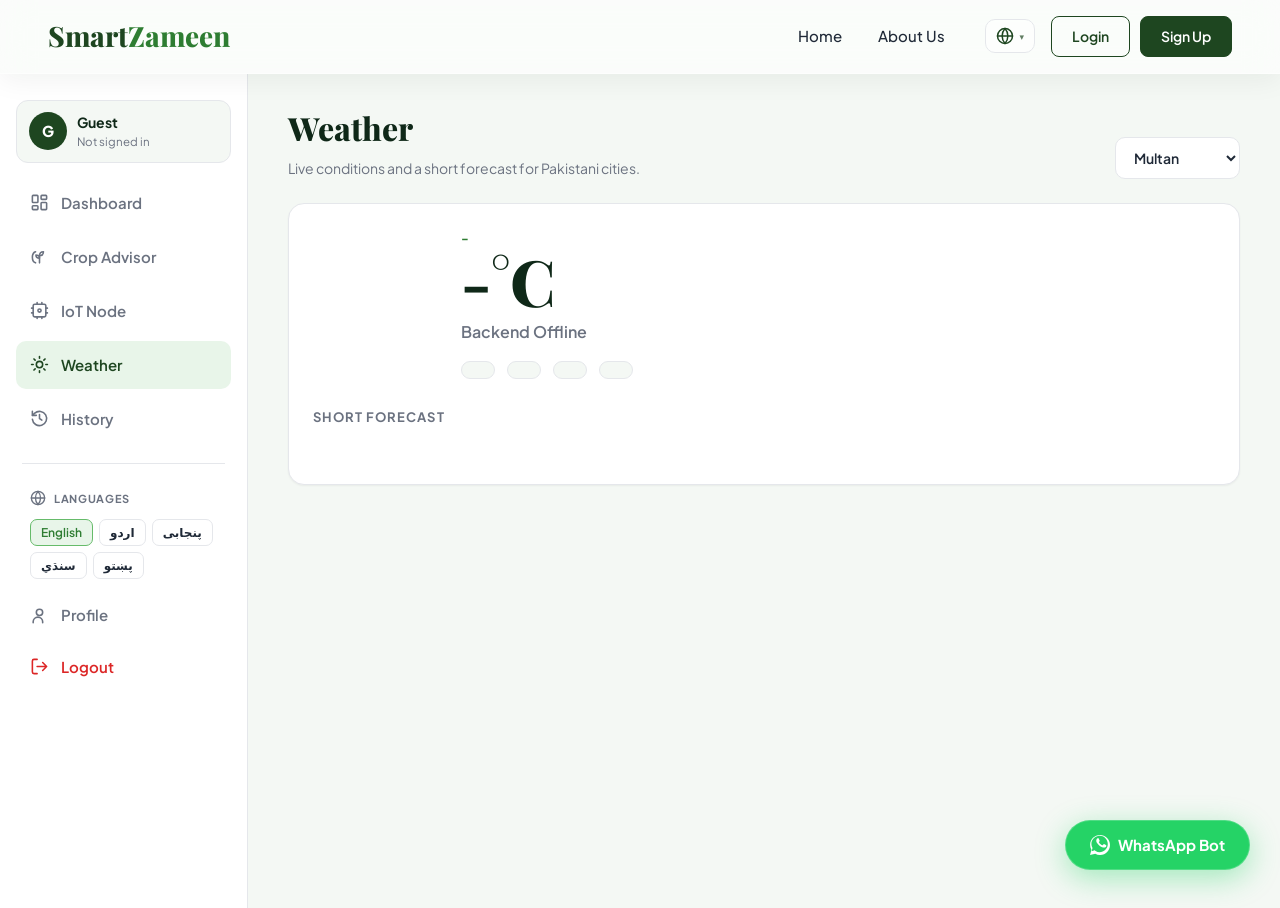
<file: frontend/weather.html>
<!DOCTYPE html>
<html lang="en" dir="ltr">
<head>
  <meta charset="UTF-8">
  <meta name="viewport" content="width=device-width, initial-scale=1.0">
  <title>Weather - SmartZameen AI</title>
  <link rel="icon" type="image/svg+xml" href="assets/favicon.svg">
  <link rel="stylesheet" href="css/theme.css">
  <script src="js/config.js"></script>
  <style>
    .wx-wrap { max-width: 1100px; margin: 0 auto; padding: 28px clamp(16px,4vw,40px) 60px; }
    .wx-head { display:flex; align-items:flex-end; justify-content:space-between; flex-wrap:wrap; gap:14px; margin-bottom:24px; }
    .wx-head h1 { font-family:var(--font-serif); font-size:clamp(24px,4vw,32px); font-weight:800; color:var(--dark); }
    .wx-head p { color:var(--text-light); font-size:14px; margin-top:4px; }
    .wx-select { padding:10px 14px; border:1.5px solid var(--border); border-radius:10px; font:600 14px var(--font-sans); color:var(--text); background:#fff; cursor:pointer; outline:none; }
    .wx-select:focus { border-color:var(--accent); }

    .wx-now { display:grid; grid-template-columns:auto 1fr; gap:28px; align-items:center; }
    @media(max-width:620px){ .wx-now{ grid-template-columns:1fr; justify-items:center; text-align:center; } }
    .wx-now .icon { width:120px; height:120px; color:var(--accent); }
    .wx-temp { font-family:var(--font-serif); font-size:64px; font-weight:800; color:var(--dark); line-height:1; }
    .wx-desc { font-size:16px; color:var(--text-light); font-weight:600; margin-top:6px; text-transform:capitalize; }
    .wx-city { font-size:13px; color:var(--accent); font-weight:700; letter-spacing:.5px; text-transform:uppercase; }
    .wx-pills { display:flex; flex-wrap:wrap; gap:12px; margin-top:16px; }
    .wx-pill { display:flex; align-items:center; gap:8px; background:var(--bg-light); border:1px solid var(--border); border-radius:30px; padding:8px 16px; font-size:13.5px; font-weight:600; color:var(--text); }
    .wx-pill svg { width:18px; height:18px; color:var(--accent); flex:none; }
    .wx-pill b { color:var(--dark); }

    .wx-forecast-title { font-size:13px; font-weight:700; text-transform:uppercase; letter-spacing:.08em; color:var(--text-light); margin:28px 0 14px; }
    .wx-forecast { display:grid; grid-template-columns:repeat(5,1fr); gap:12px; }
    @media(max-width:680px){ .wx-forecast{ grid-template-columns:repeat(2,1fr);} }
    @media(max-width:420px){ .wx-forecast{ grid-template-columns:1fr;} }
    .fc-col { background:var(--bg-light); border:1px solid var(--border); border-radius:12px; padding:16px 8px; text-align:center; transition:var(--transition); }
    .fc-col:hover { border-color:var(--accent-light); background:#fff; box-shadow:var(--shadow-sm); }
    .fc-day { font-size:12px; font-weight:700; color:var(--text-light); text-transform:uppercase; }
    .fc-col svg { width:30px; height:30px; color:var(--accent); margin:8px 0; }
    .fc-temp { font-size:16px; font-weight:800; color:var(--dark); font-family:var(--font-serif); }
    .fc-hum { font-size:11px; color:var(--text-light); margin-top:2px; }
    .wx-note { font-size:12px; color:var(--text-light); margin-top:18px; }
  </style>
</head>
<body data-app="weather">
  <nav class="navbar">
    <a href="index.html" class="nav-logo">Smart<span id="app-name">Zameen</span></a>
    <div class="nav-center">
      <a href="index.html" id="t-home">Home</a>
      <a href="index.html#about" id="nav-about" class="nav-guest">About Us</a>
      <a href="dashboard.html" id="t-dash" class="nav-auth on">Dashboard</a>
      <button class="lang-btn" id="langToggle">Languages</button>
      <div class="lang-menu" id="langMenu">
        <button class="lang-option on" onclick="setLang('en', this)">English</button>
        <button class="lang-option" onclick="setLang('ur', this)">اردو</button>
        <button class="lang-option" onclick="setLang('pa', this)">پنجابی</button>
        <button class="lang-option" onclick="setLang('sd', this)">سنڌي</button>
        <button class="lang-option" onclick="setLang('ps', this)">پښتو</button>
      </div>
    </div>
    <div class="nav-right">
      <div id="auth-buttons" style="display:flex;gap:10px;align-items:center;">
        <a href="login.html" class="btn-login" data-i18n="nav_login">Login</a>
        <a href="signup.html" class="btn-signup" data-i18n="nav_signup">Sign Up</a>
      </div>
      <div class="user-pill" id="user-pill">
        <span id="user-name-display">User</span>
        <div class="user-dropdown">
          <a href="dashboard.html" data-i18n="dash">Dashboard</a>
          <a href="ai-agent.html" data-i18n="nav_advisor">Crop Advisor</a>
          <button class="logout-btn" onclick="logout()" data-i18n="logout">Logout</button>
        </div>
      </div>
    </div>
  </nav>

  <div class="app-layout">
  <aside class="app-sidebar" id="sz-sidebar"></aside>
  <main class="app-main">
  <div class="wx-wrap">
    <div class="wx-head">
      <div>
        <h1 data-i18n="weather_page_title">Weather</h1>
        <p data-i18n="weather_page_desc">Live conditions and a short forecast for Pakistani cities.</p>
      </div>
      <select class="wx-select" id="wx-city">
        <option value="lahore">Lahore</option>
        <option value="karachi">Karachi</option>
        <option value="multan" selected>Multan</option>
        <option value="islamabad">Islamabad</option>
        <option value="peshawar">Peshawar</option>
        <option value="quetta">Quetta</option>
        <option value="faisalabad">Faisalabad</option>
        <option value="hyderabad">Hyderabad</option>
      </select>
    </div>

    <div class="sz-card">
      <div class="wx-now">
        <div id="wx-icon" class="icon"></div>
        <div>
          <div class="wx-city" id="wx-cityname">-</div>
          <div class="wx-temp"><span id="wx-temp">-</span>°C</div>
          <div class="wx-desc" id="wx-desc">Loading…</div>
          <div class="wx-pills">
            <div class="wx-pill" id="p-hum"></div>
            <div class="wx-pill" id="p-wind"></div>
            <div class="wx-pill" id="p-feels"></div>
            <div class="wx-pill" id="p-rain"></div>
          </div>
        </div>
      </div>

      <div class="wx-forecast-title" data-i18n="short_forecast">Short Forecast</div>
      <div class="wx-forecast" id="wx-forecast"></div>
      <div class="wx-note" id="wx-note"></div>
    </div>
  </div>
  </main>
  </div>

  <a href="https://wa.me/14155238886?text=hello" target="_blank" class="whatsapp-float" title="Chat with WhatsApp AI Bot">
    <svg xmlns="http://www.w3.org/2000/svg" width="20" height="20" viewBox="0 0 24 24" fill="currentColor" class="whatsapp-icon-svg"><path d="M.057 24l1.687-6.163c-1.041-1.804-1.588-3.849-1.587-5.946C.06 5.348 5.397.01 12.008.01c3.202.001 6.212 1.246 8.477 3.513 2.266 2.268 3.507 5.28 3.505 8.484-.004 6.657-5.34 11.997-11.953 11.997-2.005-.001-3.973-.502-5.717-1.458L0 24zm6.59-4.846c1.6.95 3.188 1.449 4.825 1.451 5.436 0 9.86-4.42 9.864-9.858.002-2.634-1.01-5.11-2.85-6.953C16.646 1.952 14.177.95 11.545.95 6.11.95 1.687 5.37 1.683 10.81c-.001 1.73.454 3.42 1.316 4.925l-.994 3.635 3.72-.975zm12.353-7.25c-.297-.149-1.758-.867-2.03-.967-.273-.099-.471-.148-.67.15-.197.297-.767.966-.94 1.164-.173.199-.347.223-.644.075-.297-.15-1.255-.463-2.39-1.475-.883-.788-1.48-1.761-1.653-2.059-.173-.297-.018-.458.13-.606.134-.133.298-.347.446-.52.149-.174.198-.298.298-.497.099-.198.05-.371-.025-.52-.075-.149-.669-1.612-.916-2.207-.242-.579-.487-.5-.669-.51-.173-.008-.371-.01-.57-.01-.198 0-.52.074-.792.372-.272.297-1.04 1.016-1.04 2.479 0 1.462 1.065 2.875 1.213 3.074.149.198 2.096 3.2 5.077 4.487.709.306 1.262.489 1.694.625.712.227 1.36.195 1.871.118.571-.085 1.758-.719 2.006-1.413.248-.694.248-1.289.173-1.413-.074-.124-.272-.198-.57-.347z"/></svg>
    <span class="whatsapp-text">WhatsApp Bot</span>
  </a>

  <script src="js/lang.js"></script>
  <script src="js/main.js"></script>
  <script src="js/sidebar.js"></script>
  <script>
  (function(){
    const ICONS = {
      sun:'<svg viewBox="0 0 24 24" fill="none" stroke="currentColor" stroke-width="2" stroke-linecap="round"><circle cx="12" cy="12" r="4"/><path d="M12 2v2M12 20v2M2 12h2M20 12h2M5 5l1.5 1.5M17.5 17.5L19 19M19 5l-1.5 1.5M6.5 17.5L5 19"/></svg>',
      cloud:'<svg viewBox="0 0 24 24" fill="none" stroke="currentColor" stroke-width="2" stroke-linecap="round" stroke-linejoin="round"><path d="M17.5 19a4.5 4.5 0 0 0 0-9 6 6 0 0 0-11.5 2A4 4 0 0 0 6 19z"/></svg>',
      rain:'<svg viewBox="0 0 24 24" fill="none" stroke="currentColor" stroke-width="2" stroke-linecap="round" stroke-linejoin="round"><path d="M17.5 16a4.5 4.5 0 0 0 0-9 6 6 0 0 0-11.5 2A4 4 0 0 0 6 16"/><path d="M8 19l-1 2M12 19l-1 2M16 19l-1 2"/></svg>',
      drop:'<svg viewBox="0 0 24 24" fill="none" stroke="currentColor" stroke-width="2" stroke-linecap="round" stroke-linejoin="round"><path d="M12 2.5S5 10 5 14a7 7 0 0 0 14 0c0-4-7-11.5-7-11.5z"/></svg>',
      wind:'<svg viewBox="0 0 24 24" fill="none" stroke="currentColor" stroke-width="2" stroke-linecap="round" stroke-linejoin="round"><path d="M3 8h11a2.5 2.5 0 1 0-2.5-2.5M3 16h15a2.5 2.5 0 1 1-2.5 2.5M3 12h9"/></svg>',
      thermo:'<svg viewBox="0 0 24 24" fill="none" stroke="currentColor" stroke-width="2" stroke-linecap="round" stroke-linejoin="round"><path d="M14 14.76V5a2 2 0 1 0-4 0v9.76a4 4 0 1 0 4 0z"/></svg>',
    };
    const pick = d => /rain|baar|بارش|drizzle|storm/i.test(d) ? ICONS.rain : /cloud|abr|بادل|overcast|mist|fog|haze/i.test(d) ? ICONS.cloud : ICONS.sun;
    const pill = (icon,label,val) => `${ICONS[icon]}<span>${label} <b>${val}</b></span>`;
    // Current-language labels for the JS-built pills (fall back to English).
    const T = () => (window.LANG && window.LANG[localStorage.getItem('sz_lang') || 'en']) || {};

    function load(city){
      const t = T();
      fetch((window.SZ_API || '') + '/api/weather?city='+city).then(r=>r.json()).then(d=>{
        document.getElementById('wx-icon').innerHTML = pick(d.description||'');
        document.getElementById('wx-cityname').textContent = (d.urdu_city||city);
        document.getElementById('wx-temp').textContent = d.temperature ?? '-';
        document.getElementById('wx-desc').textContent = d.description || '-';
        document.getElementById('p-hum').innerHTML  = pill('drop', t.weather_humidity || 'Humidity', (d.humidity ?? '-')+'%');
        document.getElementById('p-wind').innerHTML = pill('wind', t.weather_wind || 'Wind', (d.wind_speed ?? '-')+' km/h');
        document.getElementById('p-feels').innerHTML= pill('thermo', t.wx_feels || 'Feels', (d.feels_like ?? d.temperature ?? '-')+'°C');
        document.getElementById('p-rain').innerHTML = pill('rain', t.wx_rain || 'Rain', (d.rainfall ?? 0)+' mm');
        document.getElementById('wx-note').textContent = d.note ? '⚠ '+d.note : '';
      }).catch(()=>{ document.getElementById('wx-desc').textContent='Backend offline'; });

      fetch((window.SZ_API || '') + '/api/weather/forecast?city='+city).then(r=>r.json()).then(d=>{
        const el = document.getElementById('wx-forecast');
        if(!d.forecast){ el.innerHTML=''; return; }
        el.innerHTML = d.forecast.map(f=>{
          let label=f.time;
          if(/\d{4}-\d{2}-\d{2}/.test(f.time)) label=new Date(f.time.replace(' ','T')).toLocaleDateString('en-GB',{weekday:'short',hour:'2-digit'});
          return `<div class="fc-col"><div class="fc-day">${label}</div>${pick(f.description||'')}<div class="fc-temp">${f.temperature}°</div><div class="fc-hum">${f.humidity}% hum</div></div>`;
        }).join('');
      }).catch(()=>{});
    }
    const sel=document.getElementById('wx-city');
    load(sel.value);
    sel.addEventListener('change',()=>load(sel.value));
  })();
  </script>
</body>
</html>
</file>
<file: frontend/css/theme.css>
/* ============================================================
   SmartZameen AI - Shared Design System (theme.css)
   Single source of truth for colors, typography, and the
   components reused across every page (nav, buttons, cards,
   forms, badges, footer, WhatsApp button). Pulled from the
   dashboard's palette so the whole app is visually consistent.
   ============================================================ */

@import url('https://fonts.googleapis.com/css2?family=Plus+Jakarta+Sans:wght@300;400;500;600;700;800&family=Noto+Nastaliq+Urdu:wght@400;700&family=Playfair+Display:wght@600;700;800&display=swap');

:root {
  /* Brand greens */
  --primary:        #1e4620;
  --primary-dark:   #123014;
  --primary-light:  #2d5a32;
  --accent:         #2e7d32;
  --accent-light:   #66bb6a;
  --accent-soft:    #e8f5e9;

  /* Support */
  --warning:        #f59e0b;
  --warning-hover:  #d97706;
  --danger:         #dc2626;
  --soil:           #7e4e04;

  /* Neutrals */
  --dark:           #0f2818;
  --text:           #1f2937;
  --text-light:     #6b7280;
  --bg:             #ffffff;
  --bg-light:       #f4f8f4;
  --border:         #e5e7eb;

  /* Elevation */
  --shadow-sm: 0 1px 2px 0 rgba(0,0,0,0.05);
  --shadow:    0 4px 6px -1px rgba(0,0,0,0.1), 0 2px 4px -1px rgba(0,0,0,0.06);
  --shadow-md: 0 10px 15px -3px rgba(0,0,0,0.1), 0 4px 6px -2px rgba(0,0,0,0.05);
  --shadow-lg: 0 20px 25px -5px rgba(0,0,0,0.1), 0 10px 10px -5px rgba(0,0,0,0.04);

  --radius:    16px;
  --radius-sm: 10px;
  --transition: all 0.3s cubic-bezier(0.4, 0, 0.2, 1);

  /* Fonts */
  --font-sans:  'Plus Jakarta Sans', system-ui, sans-serif;
  --font-serif: 'Playfair Display', Georgia, serif;
  --font-urdu:  'Noto Nastaliq Urdu', 'Plus Jakarta Sans', serif;
}

* { margin: 0; padding: 0; box-sizing: border-box; }

body {
  font-family: var(--font-sans);
  background: var(--bg-light);
  color: var(--text);
  line-height: 1.6;
}

[dir="rtl"] { font-family: var(--font-urdu); }

/* ---------------- Global responsive baseline ----------------
   Keeps mobile (esp. Android) from overflowing horizontally and
   makes media/tables shrink to the viewport instead of stretching it. */
html { -webkit-text-size-adjust: 100%; text-size-adjust: 100%; }
html, body { max-width: 100%; overflow-x: hidden; }
img, video, canvas { max-width: 100%; height: auto; }

/* ---------------- Navbar ---------------- */
.navbar {
  display: flex; align-items: center;
  padding: 14px clamp(16px, 4vw, 48px);
  /* glassmorphism - !important so page-level inline styles can't flatten it */
  background: rgba(255, 255, 255, 0.62) !important;
  -webkit-backdrop-filter: blur(16px) saturate(170%);
  backdrop-filter: blur(16px) saturate(170%);
  border-bottom: 1px solid rgba(255, 255, 255, 0.55) !important;
  box-shadow: 0 6px 28px rgba(15, 40, 24, 0.06);
  position: sticky !important; top: 0; z-index: 100; gap: 40px;
}
.nav-logo {
  font-size: clamp(20px, 3vw, 28px); font-weight: 800;
  color: var(--primary); font-family: var(--font-serif);
  white-space: nowrap; flex-shrink: 0; text-decoration: none; flex: 1 1 0%;
}
.nav-logo span { color: var(--accent); }
.nav-center {
  display: flex; gap: clamp(18px, 3vw, 36px); list-style: none;
  align-items: center; justify-content: flex-end;
}
.nav-center a {
  font-size: 15px; font-weight: 500; color: var(--text);
  text-decoration: none; transition: color 0.3s; position: relative;
}
.nav-center a:hover, .nav-center a.on { color: var(--accent); font-weight: 600; }
.nav-center a::after {
  content: ''; position: absolute; bottom: -4px; left: 0; width: 0;
  height: 2px; background: var(--accent); transition: width 0.3s;
}
.nav-center a:hover::after, .nav-center a.on::after { width: 100%; }
.nav-right {
  position: relative; display: flex; align-items: center; gap: 16px;
  flex: 0 0 auto; justify-content: flex-end;
}

/* hamburger (mobile) - injected by main.js */
.nav-toggle {
  display: none; background: none; border: none; cursor: pointer; padding: 6px;
  color: var(--primary); margin-left: auto;
}
.nav-toggle svg { width: 26px; height: 26px; display: block; }

/* ---------------- Auth buttons / pills ---------------- */
.btn-login {
  font-size: 14px; font-weight: 600; color: var(--primary);
  background: transparent; border: 1.5px solid var(--primary);
  padding: 8px 20px; border-radius: 8px; cursor: pointer;
  font-family: inherit; text-decoration: none; transition: var(--transition);
}
.btn-login:hover { background: var(--primary); color: #fff; }
.btn-signup {
  font-size: 14px; font-weight: 600; color: #fff;
  background: var(--primary); border: 1.5px solid var(--primary);
  padding: 8px 20px; border-radius: 8px; cursor: pointer;
  font-family: inherit; text-decoration: none; transition: var(--transition);
}
.btn-signup:hover { background: var(--primary-light); transform: translateY(-1px); }

.user-pill {
  display: none; align-items: center; gap: 8px;
  background: #f0f8f0; border-radius: 20px; padding: 6px 16px;
  font-size: 13px; font-weight: 600; color: var(--primary); cursor: pointer;
  border: 1px solid #c8e6c9; position: relative;
}
.user-pill:hover .user-dropdown { display: block; }
.user-dropdown {
  display: none; position: absolute; top: 110%; right: 0;
  background: var(--bg); border: 1px solid var(--border);
  border-radius: 12px; box-shadow: 0 10px 30px rgba(0,0,0,0.1);
  min-width: 160px; z-index: 300; overflow: hidden;
}
.user-dropdown a {
  display: block; padding: 12px 18px; font-size: 14px; color: var(--text);
  text-decoration: none; transition: background 0.2s; font-weight: 500;
}
.user-dropdown a:hover { background: var(--bg-light); color: var(--accent); }
.user-dropdown .logout-btn {
  width: 100%; text-align: left; background: none; border: none;
  padding: 12px 18px; font-size: 14px; color: #e53e3e;
  cursor: pointer; font-family: inherit; font-weight: 500; transition: background 0.2s;
}
.user-dropdown .logout-btn:hover { background: #fff5f5; }

/* ---------------- Language menu ---------------- */
.lang-btn {
  font-size: 15px; font-weight: 500; color: var(--text);
  background: transparent; border: none; cursor: pointer;
  font-family: inherit; display: flex; align-items: center; gap: 8px;
  padding: 0; transition: color 0.3s;
}
.lang-btn:hover { color: var(--accent); }
.lang-btn::after { content: '▼'; font-size: 10px; transition: transform 0.3s; }
.lang-menu.active .lang-btn::after { transform: rotate(180deg); }
.lang-menu {
  display: none; position: absolute; top: 100%; left: 50%;
  transform: translateX(-50%); background: var(--bg);
  border: 1px solid var(--border); border-radius: 12px;
  box-shadow: 0 10px 30px rgba(0,0,0,0.1); min-width: 160px;
  margin-top: 12px; z-index: 200;
}
.lang-menu.active { display: block; }
.lang-option {
  display: block; width: 100%; padding: 12px 18px; background: none;
  border: none; text-align: left; font-size: 14px; font-weight: 500;
  color: var(--text); cursor: pointer; font-family: inherit; transition: all 0.2s;
}
.lang-option:hover { background: var(--bg-light); color: var(--accent); }
.lang-option.on { background: #f0f8f0; color: var(--accent); font-weight: 600; }

/* ---------------- Globe language switcher (header, all pages) ----------------
   Built by lang.js and pinned to the top-right of the navbar so it stays
   visible on every device (it never collapses into the hamburger). */
.lang-switch { position: relative; display: flex; align-items: center; flex: 0 0 auto; }
.lang-globe {
  display: inline-flex; align-items: center; gap: 5px; cursor: pointer;
  background: rgba(255,255,255,0.6); border: 1px solid var(--border);
  color: var(--primary); padding: 7px 10px; border-radius: 10px;
  font-family: inherit; line-height: 1; transition: var(--transition);
}
.lang-globe:hover { background: var(--accent-soft); border-color: var(--accent-light); }
.lang-globe svg { width: 18px; height: 18px; display: block; }
.lang-globe .lang-caret { font-size: 9px; opacity: 0.7; }
/* Right-anchor the dropdown under the globe (overrides the centered base rule) */
.lang-switch .lang-menu {
  top: calc(100% + 8px); left: auto; right: 0; transform: none;
  margin-top: 0; min-width: 150px;
}
[dir="rtl"] .lang-switch .lang-menu { left: 0; right: auto; }
.lang-switch .lang-option { text-align: left; }
[dir="rtl"] .lang-switch .lang-option { text-align: right; }

/* ---------------- Generic card / buttons ---------------- */
.sz-card {
  background: var(--bg); border: 1px solid var(--border);
  border-radius: var(--radius); padding: 24px; box-shadow: var(--shadow-sm);
}
.btn {
  font-family: var(--font-sans); font-weight: 700; font-size: 14px;
  border: none; border-radius: var(--radius-sm); padding: 12px 20px;
  cursor: pointer; transition: var(--transition); text-decoration: none;
  display: inline-flex; align-items: center; justify-content: center; gap: 8px;
}
.btn-primary { background: var(--primary); color: #fff; box-shadow: 0 4px 12px rgba(30,70,32,0.25); }
.btn-primary:hover { background: var(--primary-light); transform: translateY(-1px); }
.btn-accent { background: var(--accent); color: #fff; }
.btn-accent:hover { background: var(--primary); transform: translateY(-1px); }
.btn-warning { background: var(--warning); color: #fff; }
.btn-warning:hover { background: var(--warning-hover); }
.btn-ghost { background: transparent; color: var(--text-light); border: 1px solid var(--border); }
.btn-ghost:hover { color: var(--text); border-color: var(--accent-light); }

/* ---------------- Badges ---------------- */
.badge { font-size: 11px; font-weight: 700; padding: 4px 10px; border-radius: 20px; }
.badge.green  { background: var(--accent-soft); color: var(--accent); }
.badge.orange { background: #fff3e0; color: #e65100; }

/* ---------------- Footer ---------------- */
.footer {
  text-align: center; padding: 28px; font-size: 13px; color: var(--text-light);
  border-top: 1px solid var(--border); background: var(--bg); margin-top: 48px;
}

/* ---------------- WhatsApp float ---------------- */
.whatsapp-float {
  position: fixed; bottom: 30px; right: 30px; background: #25d366; color: #fff;
  border-radius: 50px; padding: 12px 24px; font-size: 15px; font-weight: 700;
  display: flex; align-items: center; gap: 8px; text-decoration: none;
  box-shadow: 0 8px 30px rgba(37,211,102,0.4); transition: var(--transition);
  z-index: 9999; border: 1px solid rgba(255,255,255,0.2);
}
.whatsapp-float:hover {
  background: #20ba5a; transform: translateY(-3px) scale(1.05);
  box-shadow: 0 12px 35px rgba(37,211,102,0.5);
}
.whatsapp-float .whatsapp-icon-svg { width: 20px; height: 20px; }

/* ---------------- Responsive nav (shared) ---------------- */
@media (max-width: 900px) {
  /* navbar STAYS sticky; flex-wrap off so the hamburger never wraps. !important
     beats per-page inline <style> that some pages still carry. */
  .navbar { padding: 12px 18px !important; gap: 12px !important; flex-wrap: nowrap !important; }
  .nav-logo { flex: 1 1 auto !important; }
  .nav-toggle { display: inline-flex !important; order: 3; }
  .nav-right { order: 2; flex: 0 0 auto !important; }
  .whatsapp-float { bottom: 16px; right: 16px; padding: 10px 18px; font-size: 13px; }

  /* On pages WITHOUT the app sidebar (home / login / signup): hamburger drops the nav links */
  .nav-center {
    display: none !important; position: absolute !important; top: 100% !important; left: 0; right: 0;
    flex-direction: column !important; align-items: stretch !important; gap: 0 !important;
    justify-content: flex-start; flex-basis: auto !important;
    background: rgba(255,255,255,0.96); -webkit-backdrop-filter: blur(16px); backdrop-filter: blur(16px);
    border-bottom: 1px solid var(--border); box-shadow: var(--shadow-md); padding: 8px 0; z-index: 200;
  }
  body:not([data-app]).sz-menu-open .nav-center { display: flex !important; }
  .nav-center > a { padding: 13px 22px !important; }
  .nav-center a::after { display: none; }
  /* On app pages the menu IS the sidebar drawer, so the top links aren't needed */
  body[data-app] .nav-center { display: none !important; }
}
@media (max-width: 480px) {
  .nav-right { gap: 8px; }
  .nav-right .btn-login, .nav-right .btn-signup { padding: 7px 12px; font-size: 13px; }
  .lang-globe { padding: 6px 8px; }
  .lang-globe .lang-caret { display: none; }
}

/* ============== Shared App Sidebar (dashboard + feature pages) ============== */
.app-layout { display: grid; grid-template-columns: 248px 1fr; min-height: calc(100vh - 66px); align-items: stretch; }
.app-sidebar {
  background: #fff; border-right: 1px solid var(--border);
  padding: 26px 16px; display: flex; flex-direction: column; gap: 6px;
}
.app-sidebar-user { display: flex; align-items: center; gap: 10px; padding: 10px 12px; margin-bottom: 10px; border-radius: 12px; background: var(--bg-light); border: 1px solid var(--border); text-decoration: none; transition: var(--transition); }
.app-sidebar-user:hover { border-color: var(--accent-light); }
.app-sidebar-avatar { width: 38px; height: 38px; flex: none; border-radius: 50%; background: var(--primary); color: #fff; display: grid; place-items: center; font-weight: 800; font-size: 15px; }
.app-sidebar-uinfo { min-width: 0; display: flex; flex-direction: column; }
.app-sidebar-uinfo b { font-size: 14px; color: var(--dark); white-space: nowrap; overflow: hidden; text-overflow: ellipsis; }
.app-sidebar-uinfo span { font-size: 11.5px; color: var(--text-light); white-space: nowrap; overflow: hidden; text-overflow: ellipsis; }
.app-sidebar-menu { display: flex; flex-direction: column; gap: 6px; }
.app-sidebar-item {
  display: flex; align-items: center; gap: 12px; padding: 12px 14px; border-radius: 10px;
  font-size: 15px; font-weight: 600; color: var(--text-light); text-decoration: none; transition: var(--transition);
}
.app-sidebar-item svg { width: 19px; height: 19px; flex: none; }
.app-sidebar-item:hover { background: var(--bg-light); color: var(--primary); }
.app-sidebar-item.active { background: #e8f5e9; color: var(--primary); }   /* green active */
.app-sidebar-divider { height: 1px; background: var(--border); margin: 14px 6px; }
.app-main { min-width: 0; }

/* On app pages the user pill lives in the sidebar, so hide the top-nav one there.
   (Scoped to data-app - on home/login/signup the pill must still show when logged in.) */
body[data-app] .user-pill { display: none !important; }

/* Sidebar: Languages + Logout */
.app-sidebar-sub { font-size: 11px; font-weight: 700; text-transform: uppercase; letter-spacing: .06em; color: var(--text-light); padding: 6px 14px 4px; display: flex; align-items: center; gap: 8px; }
.app-sidebar-sub svg { width: 16px; height: 16px; }
.app-sidebar-langopts { display: flex; flex-wrap: wrap; gap: 6px; padding: 2px 14px 6px; }
.app-sidebar-langopts .lang-option {
  display: inline-flex !important; width: auto !important; font: 600 12px var(--font-sans); cursor: pointer;
  border: 1px solid var(--border) !important; background: #fff; color: var(--text); padding: 5px 10px !important; border-radius: 7px;
}
.app-sidebar-langopts .lang-option:hover,
.app-sidebar-langopts .lang-option.on { background: var(--accent-soft); color: var(--accent); border-color: var(--accent-light) !important; }
.app-sidebar-logout { width: 100%; text-align: left; background: none; border: none; cursor: pointer; font-family: inherit; color: #dc2626; }
.app-sidebar-logout:hover { background: #fee2e2; color: #b91c1c; }

/* Mobile: the dashboard sidebar becomes an off-canvas drawer toggled by the hamburger */
@media (max-width: 900px) {
  .app-layout { grid-template-columns: 1fr; }
  .app-main { padding-bottom: 24px; }
  .app-sidebar {
    position: fixed; top: 0; left: 0; bottom: 0; width: 270px; max-width: 84vw; z-index: 95;
    transform: translateX(-100%); transition: transform .28s cubic-bezier(0.4,0,0.2,1);
    padding-top: 78px; overflow-y: auto; border-right: 1px solid var(--border);
    box-shadow: 14px 0 44px rgba(0,0,0,0.18); flex-direction: column; gap: 6px;
  }
  body.sz-menu-open .app-sidebar { transform: translateX(0); }
}
/* dim overlay behind the drawer (only on app pages) */
.sz-overlay { position: fixed; inset: 0; background: rgba(0,0,0,0.45); z-index: 90; opacity: 0; visibility: hidden; transition: opacity .25s, visibility .25s; }
body[data-app].sz-menu-open .sz-overlay { opacity: 1; visibility: visible; }

@media (max-width: 480px) {
  .whatsapp-float .whatsapp-text { display: none; }
  .whatsapp-float { padding: 14px; border-radius: 50%; }
}
</file>
